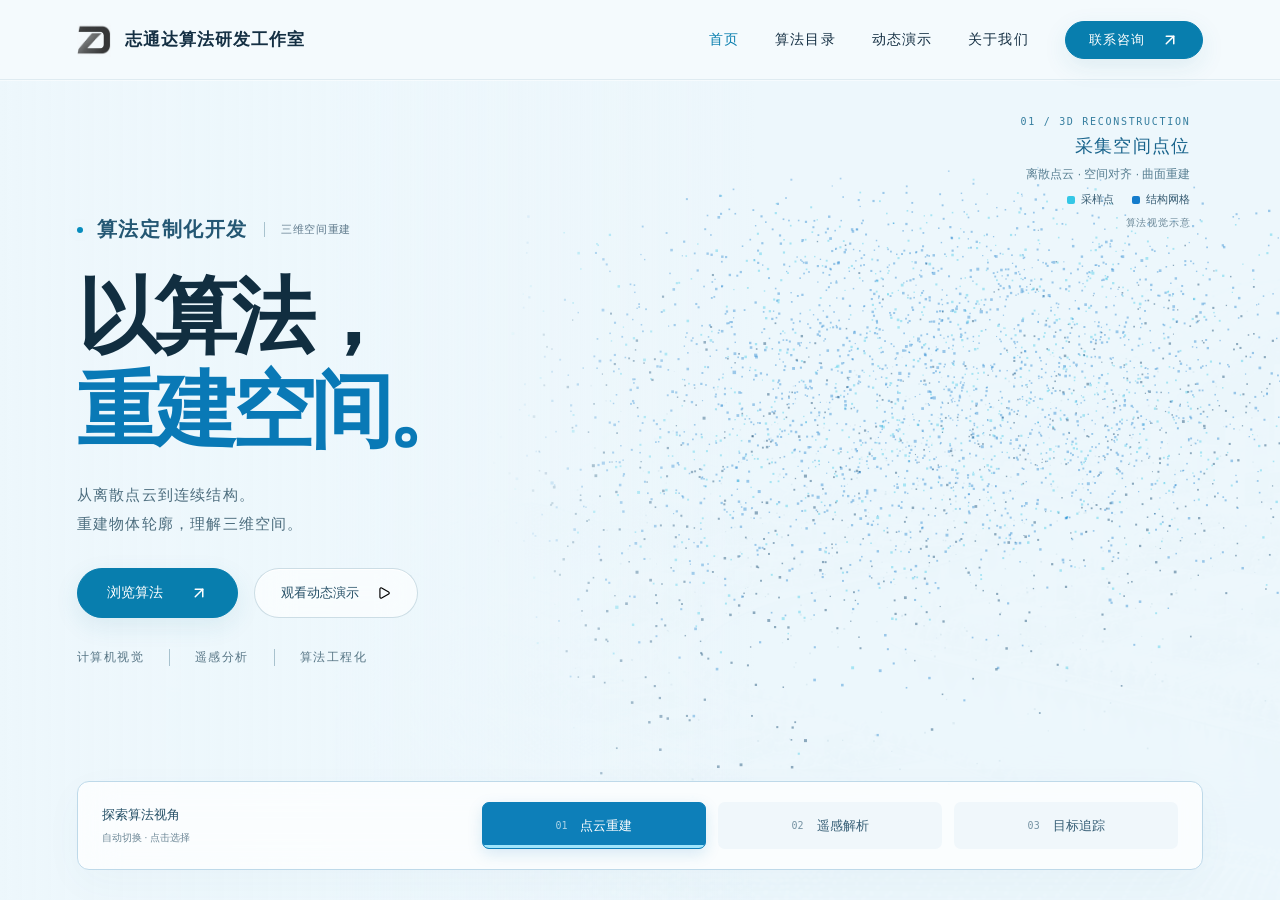
<file: index.html>
<!doctype html><html lang="zh-CN"><head><meta charset="utf-8"><meta name="viewport" content="width=device-width,initial-scale=1,viewport-fit=cover"><title>志通达算法研发工作室｜以算法，理解世界</title><meta name="description" content="志通达算法研发工作室，专注计算机视觉、遥感分析与算法研发定制。探索六个方向、35项算法与动态效果。"><meta name="theme-color" content="#edf7fc"><link rel="icon" href="./assets/brand-logo.jpg"><link rel="preload" as="image" href="./assets/chapter-design/hero-tech-light.jpg"><link rel="stylesheet" href="./studio.css?v=contact-12"><link rel="stylesheet" href="./home.css?v=contact-12"><link rel="stylesheet" href="./app.css?v=contact-12"><link rel="stylesheet" href="./light-theme.css?v=contact-12"><link rel="stylesheet" href="./studio-system.css?v=contact-12"><link rel="stylesheet" href="./hero-motion.css?v=contact-12"><script src="./catalog-render.js?v=contact-12" defer></script><script src="./hero-motion.js?v=contact-12" defer></script><script src="./app.js?v=contact-12" defer></script></head><body class="home-page app-route-home"><a class="skip-link" href="#/algorithms/0">跳到算法目录</a><div class="reading-progress" id="reading-progress" aria-hidden="true"></div><header class="site-header home-header" id="site-header"><div class="shell header-inner"><a class="brand" href="#/home" aria-label="志通达算法研发工作室 首页"><img src="./assets/brand-logo.jpg" alt="" width="34" height="34"><strong>志通达算法研发工作室</strong></a><nav class="primary-nav" aria-label="主导航"><a href="#/home">首页</a><a href="#/algorithms/0">算法目录</a><a href="#/demos">动态演示</a><a href="#/about">关于我们</a><a class="pill" href="#/about">联系咨询 <img class="icon" src="./assets/chapter-design/icons/arrow-up-right.svg" width="20" height="20" alt="" aria-hidden="true"></a></nav><button class="menu-toggle" id="menu-toggle" type="button" aria-expanded="false" aria-controls="mobile-menu" aria-label="打开导航"><img class="icon" src="./assets/chapter-design/icons/menu.svg" width="20" height="20" alt="" aria-hidden="true"></button></div><nav class="mobile-menu" id="mobile-menu" hidden aria-label="移动端导航"><a href="#/home">首页</a><a href="#/algorithms/0">算法目录</a><a href="#/demos">动态演示</a><a href="#/about">关于我们</a><a href="#/about">联系咨询</a></nav></header><main><div id="view-home" class="app-view"><section class="tech-hero" id="horizon" aria-labelledby="hero-title"><div class="tech-visual" id="tech-visual" aria-hidden="true"><img src="./assets/chapter-design/hero-tech-light.jpg" alt="" width="1672" height="941" fetchpriority="high"></div><canvas id="hero-motion" aria-hidden="true"></canvas><div class="tech-shade" aria-hidden="true"></div><div class="shell tech-copy"><p class="tech-eyebrow"><span aria-hidden="true"></span><b>算法定制化开发</b><small id="hero-eyebrow">三维空间重建</small></p><div class="hero-message"><h1 id="hero-title">以算法，<br><span>重建空间。</span></h1><p class="tech-sub" id="hero-sub">从离散点云到连续结构。<br>重建物体轮廓，理解三维空间。</p></div><div class="tech-actions"><a class="pill" href="#/algorithms/0">浏览算法 <img class="icon" src="./assets/chapter-design/icons/arrow-up-right.svg" width="20" height="20" alt="" aria-hidden="true"></a><a class="glass-link" href="#/demos">观看动态演示 <img class="icon" src="./assets/chapter-design/icons/play.svg" width="20" height="20" alt="" aria-hidden="true"></a></div><div class="tech-fields"><span>计算机视觉</span><span>遥感分析</span><span>算法工程化</span></div></div><div class="scene-caption"><span class="scene-overline" id="scene-overline">01 / 3D RECONSTRUCTION</span><strong id="hero-status">采集空间点位</strong><small id="hero-description">离散点云 · 空间对齐 · 曲面重建</small><div class="scene-legend" id="hero-legend" aria-label="重建图例"></div><span class="scene-disclaimer">算法视觉示意</span></div><div class="shell hero-dock"><div class="hero-mode-intro"><span>探索算法视角</span><small>自动切换 · 点击选择</small></div><div class="hero-modes" role="group" aria-label="首屏算法场景"><button class="hero-mode" data-hero-mode="reconstruction" type="button" aria-pressed="true"><span>01</span>点云重建<i class="hero-progress" aria-hidden="true"></i></button><button class="hero-mode" data-hero-mode="terrain" type="button" aria-pressed="false"><span>02</span>遥感解析<i class="hero-progress" aria-hidden="true"></i></button><button class="hero-mode" data-hero-mode="tracking" type="button" aria-pressed="false"><span>03</span>目标追踪<i class="hero-progress" aria-hidden="true"></i></button></div></div></section></div><div id="view-algorithms" class="app-view" hidden><div class="shell view-shell"><div class="view-heading"><div><p class="view-eyebrow">CAPABILITIES / 算法能力</p><h1 class="view-title">面向场景的算法。</h1><p class="view-description">六个方向，35 项算法。选择分类，直接查看效果。</p></div><a class="view-crosslink" href="#/demos">观看动态演示 <img class="icon" src="./assets/chapter-design/icons/arrow-up-right.svg" width="20" height="20" alt="" aria-hidden="true"></a></div></div><nav class="chapter-index" aria-label="算法分类"><div class="shell index-inner"><div class="index-links"><a data-chapter-link="0" href="#/algorithms/0" aria-current="true"><span>01</span>地物提取</a><a data-chapter-link="1" href="#/algorithms/1" ><span>02</span>检测与追踪</a><a data-chapter-link="2" href="#/algorithms/2" ><span>03</span>时空变化</a><a data-chapter-link="3" href="#/algorithms/3" ><span>04</span>影像处理</a><a data-chapter-link="4" href="#/algorithms/4" ><span>05</span>农林生态</a><a data-chapter-link="5" href="#/algorithms/5" ><span>06</span>安全与质检</a></div></div></nav><div class="chapters"><section class="algorithm-chapter " id="cap-panel-0" data-group="0" aria-labelledby="chapter-title-0"><div class="shell"><div class="chapter-kicker" id="algorithm-0-overview"><em>01 /</em><span>地物提取</span></div><div class="chapter-heading"><h2 id="chapter-title-0">看清每一处边界。</h2><p>从影像中识别建筑、水体与地块。</p></div><div class="chapter-body workspace-panel"><figure class="chapter-feature" id="feature-0" aria-labelledby="feature-title-0" data-selected="0-1"><div class="stage-frame is-comparison"><div class="comparison" data-compare style="--split:50%"><img src="./assets/chapter-design/field-before.jpg" alt="地块提取：原始影像" loading="lazy"><img class="compare-after" src="./assets/chapter-design/field-after.jpg" alt="地块提取：边界示意" loading="lazy"><span class="comparison-handle"><span><img class="icon" src="./assets/chapter-design/icons/chevrons-left-right.svg" width="20" height="20" alt="" aria-hidden="true"></span></span><span class="compare-label before">原始影像</span><span class="compare-label after">边界示意</span><input type="range" min="0" max="100" value="50" aria-label="地块提取前后对比，左右拖动或使用方向键" aria-valuetext="原始影像 50%，边界示意 50%"></div></div><figcaption><div class="feature-caption"><h3 id="feature-title-0">地块提取</h3><p>识别农田边界，呈现地块轮廓。</p></div><div class="feature-meta"><span>效果示意 · 拖动查看</span><a href="./assets/algorithm-effects/web/field-segmentation.jpg" target="_blank" rel="noopener">查看完整示例 <img class="icon" src="./assets/chapter-design/icons/arrow-up-right.svg" width="20" height="20" alt="" aria-hidden="true"></a></div><dl class="feature-details"><div><dt>输入</dt><dd>遥感影像</dd></div><div><dt>输出</dt><dd>地块边界与分布</dd></div></dl></figcaption></figure><ul class="algorithm-list" aria-label="地物提取具体算法"><li id="algorithm-0-0"><button class="algorithm-choice" type="button" data-algorithm="0-0" aria-pressed="false" aria-controls="feature-0"><img class="algorithm-thumb" src="./assets/algorithm-effects/web/building.jpg" alt="" width="96" height="63" loading="lazy"><span><strong>建筑物提取</strong><small>识别建筑轮廓</small></span><img class="icon" src="./assets/chapter-design/icons/arrow-up-right.svg" width="20" height="20" alt="" aria-hidden="true"></button></li><li id="algorithm-0-1"><button class="algorithm-choice" type="button" data-algorithm="0-1" aria-pressed="true" aria-controls="feature-0"><img class="algorithm-thumb" src="./assets/chapter-design/field-before.jpg" alt="" width="96" height="63" loading="lazy"><span><strong>地块提取</strong><small>提取地块边界</small></span><img class="icon" src="./assets/chapter-design/icons/arrow-up-right.svg" width="20" height="20" alt="" aria-hidden="true"></button></li><li id="algorithm-0-2"><button class="algorithm-choice" type="button" data-algorithm="0-2" aria-pressed="false" aria-controls="feature-0"><img class="algorithm-thumb" src="./assets/algorithm-effects/web/water-segmentation.jpg" alt="" width="96" height="63" loading="lazy"><span><strong>水体提取</strong><small>识别河湖范围</small></span><img class="icon" src="./assets/chapter-design/icons/arrow-up-right.svg" width="20" height="20" alt="" aria-hidden="true"></button></li><li id="algorithm-0-3"><button class="algorithm-choice" type="button" data-algorithm="0-3" aria-pressed="false" aria-controls="feature-0"><img class="algorithm-thumb" src="./assets/algorithm-effects/web/tree-species.jpg" alt="" width="96" height="63" loading="lazy"><span><strong>林地提取</strong><small>识别林地覆盖</small></span><img class="icon" src="./assets/chapter-design/icons/arrow-up-right.svg" width="20" height="20" alt="" aria-hidden="true"></button></li><li id="algorithm-0-4"><button class="algorithm-choice" type="button" data-algorithm="0-4" aria-pressed="false" aria-controls="feature-0"><img class="algorithm-thumb" src="./assets/algorithm-effects/web/greenhouse.jpg" alt="" width="96" height="63" loading="lazy"><span><strong>大棚提取</strong><small>提取农业设施</small></span><img class="icon" src="./assets/chapter-design/icons/arrow-up-right.svg" width="20" height="20" alt="" aria-hidden="true"></button></li><li id="algorithm-0-5"><button class="algorithm-choice" type="button" data-algorithm="0-5" aria-pressed="false" aria-controls="feature-0"><img class="algorithm-thumb" src="./assets/algorithm-effects/web/solar-panel-detection-segmentation.jpg" alt="" width="96" height="63" loading="lazy"><span><strong>光伏提取</strong><small>定位光伏区域</small></span><img class="icon" src="./assets/chapter-design/icons/arrow-up-right.svg" width="20" height="20" alt="" aria-hidden="true"></button></li></ul></div></div></section><section class="algorithm-chapter reverse" id="cap-panel-1" data-group="1" aria-labelledby="chapter-title-1"><div class="shell"><div class="chapter-kicker" id="algorithm-1-overview"><em>02 /</em><span>检测与追踪</span></div><div class="chapter-heading"><h2 id="chapter-title-1">跟随每一个目标。</h2><p>从静态识别，到连续追踪。</p></div><div class="chapter-body workspace-panel"><figure class="chapter-feature" id="feature-1" aria-labelledby="feature-title-1" data-selected="1-4"><div class="stage-frame is-video"><video src="./assets/github/traffic-tracking.mp4?v=20261113" poster="./assets/algorithm-effects/web/traffic-tracking.jpg" controls muted loop playsinline preload="metadata" data-inview-video aria-label="车辆追踪视频演示"></video></div><figcaption><div class="feature-caption"><h3 id="feature-title-1">车辆追踪</h3><p>为同一辆车关联标识，观察跨帧位置与运动轨迹。</p></div><div class="feature-meta"><span>示例画面</span><a href="./assets/algorithm-effects/web/traffic-tracking.jpg" target="_blank" rel="noopener">查看完整示例 <img class="icon" src="./assets/chapter-design/icons/arrow-up-right.svg" width="20" height="20" alt="" aria-hidden="true"></a></div><dl class="feature-details"><div><dt>输入</dt><dd>连续视频帧</dd></div><div><dt>输出</dt><dd>车辆位置、标识与轨迹</dd></div></dl></figcaption></figure><ul class="algorithm-list" aria-label="检测与追踪具体算法"><li id="algorithm-1-0"><button class="algorithm-choice" type="button" data-algorithm="1-0" aria-pressed="false" aria-controls="feature-1"><img class="algorithm-thumb" src="./assets/algorithm-effects/web/uav.jpg" alt="" width="96" height="63" loading="lazy"><span><strong>无人机识别</strong><small>识别低空目标</small></span><img class="icon" src="./assets/chapter-design/icons/arrow-up-right.svg" width="20" height="20" alt="" aria-hidden="true"></button></li><li id="algorithm-1-1"><button class="algorithm-choice" type="button" data-algorithm="1-1" aria-pressed="false" aria-controls="feature-1"><img class="algorithm-thumb" src="./assets/algorithm-effects/web/dota-plane.jpg" alt="" width="96" height="63" loading="lazy"><span><strong>飞机检测</strong><small>定位飞机目标</small></span><img class="icon" src="./assets/chapter-design/icons/arrow-up-right.svg" width="20" height="20" alt="" aria-hidden="true"></button></li><li id="algorithm-1-2"><button class="algorithm-choice" type="button" data-algorithm="1-2" aria-pressed="false" aria-controls="feature-1"><img class="algorithm-thumb" src="./assets/algorithm-effects/web/dota-ship.jpg" alt="" width="96" height="63" loading="lazy"><span><strong>舰船检测</strong><small>定位水上船只</small></span><img class="icon" src="./assets/chapter-design/icons/arrow-up-right.svg" width="20" height="20" alt="" aria-hidden="true"></button></li><li id="algorithm-1-3"><button class="algorithm-choice" type="button" data-algorithm="1-3" aria-pressed="false" aria-controls="feature-1"><img class="algorithm-thumb" src="./assets/algorithm-effects/web/fire-detection.jpg" alt="" width="96" height="63" loading="lazy"><span><strong>火焰检测</strong><small>标出疑似火情</small></span><img class="icon" src="./assets/chapter-design/icons/arrow-up-right.svg" width="20" height="20" alt="" aria-hidden="true"></button></li><li id="algorithm-1-4"><button class="algorithm-choice" type="button" data-algorithm="1-4" aria-pressed="true" aria-controls="feature-1"><img class="algorithm-thumb" src="./assets/algorithm-effects/web/traffic-tracking.jpg" alt="" width="96" height="63" loading="lazy"><span><strong>车辆追踪</strong><small>关联车辆运动</small></span><img class="icon" src="./assets/chapter-design/icons/arrow-up-right.svg" width="20" height="20" alt="" aria-hidden="true"></button></li><li id="algorithm-1-5"><button class="algorithm-choice" type="button" data-algorithm="1-5" aria-pressed="false" aria-controls="feature-1"><img class="algorithm-thumb" src="./assets/algorithm-effects/web/dota-bridge.jpg" alt="" width="96" height="63" loading="lazy"><span><strong>桥梁识别</strong><small>识别桥梁位置</small></span><img class="icon" src="./assets/chapter-design/icons/arrow-up-right.svg" width="20" height="20" alt="" aria-hidden="true"></button></li></ul></div></div></section><section class="algorithm-chapter " id="cap-panel-2" data-group="2" aria-labelledby="chapter-title-2"><div class="shell"><div class="chapter-kicker" id="algorithm-2-overview"><em>03 /</em><span>时空变化</span></div><div class="chapter-heading"><h2 id="chapter-title-2">读懂时间留下的变化。</h2><p>让不同时间的影像，呈现变化。</p></div><div class="chapter-body workspace-panel"><figure class="chapter-feature" id="feature-2" aria-labelledby="feature-title-2" data-selected="2-1"><div class="stage-frame is-comparison"><div class="comparison" data-compare style="--split:50%"><img src="./assets/algorithm-effects/web/vegas-1999.jpg" alt="地物变化检测：1999 年影像" loading="lazy"><img class="compare-after" src="./assets/algorithm-effects/web/vegas-2024.jpg" alt="地物变化检测：2024 年影像" loading="lazy"><span class="comparison-handle"><span><img class="icon" src="./assets/chapter-design/icons/chevrons-left-right.svg" width="20" height="20" alt="" aria-hidden="true"></span></span><span class="compare-label before">1999 年影像</span><span class="compare-label after">2024 年影像</span><input type="range" min="0" max="100" value="50" aria-label="地物变化检测前后对比，左右拖动或使用方向键" aria-valuetext="1999 年影像 50%，2024 年影像 50%"></div></div><figcaption><div class="feature-caption"><h3 id="feature-title-2">地物变化检测</h3><p>对比两期影像，观察建成区扩展与水域范围变化。</p></div><div class="feature-meta"><span>双期影像对照 · 拖动查看</span><a href="./assets/algorithm-effects/web/vegas-1999.jpg" target="_blank" rel="noopener">查看原始影像 <img class="icon" src="./assets/chapter-design/icons/arrow-up-right.svg" width="20" height="20" alt="" aria-hidden="true"></a></div><dl class="feature-details"><div><dt>输入</dt><dd>对齐的多期遥感影像</dd></div><div><dt>输出</dt><dd>地物变化区域</dd></div></dl><p class="feature-notice">两期观测影像用于变化对照。</p></figcaption></figure><ul class="algorithm-list" aria-label="时空变化具体算法"><li id="algorithm-2-0"><button class="algorithm-choice" type="button" data-algorithm="2-0" aria-pressed="false" aria-controls="feature-2"><img class="algorithm-thumb" src="./assets/algorithm-effects/web/building-height-13.jpg" alt="" width="96" height="63" loading="lazy"><span><strong>建筑物变化检测</strong><small>分析双期建筑变化</small></span><img class="icon" src="./assets/chapter-design/icons/arrow-up-right.svg" width="20" height="20" alt="" aria-hidden="true"></button></li><li id="algorithm-2-1"><button class="algorithm-choice" type="button" data-algorithm="2-1" aria-pressed="true" aria-controls="feature-2"><img class="algorithm-thumb" src="./assets/algorithm-effects/web/vegas-1999.jpg" alt="" width="96" height="63" loading="lazy"><span><strong>地物变化检测</strong><small>观察地表范围变化</small></span><img class="icon" src="./assets/chapter-design/icons/arrow-up-right.svg" width="20" height="20" alt="" aria-hidden="true"></button></li><li id="algorithm-2-2"><button class="algorithm-choice" type="button" data-algorithm="2-2" aria-pressed="false" aria-controls="feature-2"><img class="algorithm-thumb" src="./assets/algorithm-effects/web/satellite-timeseries-map.jpg" alt="" width="96" height="63" loading="lazy"><span><strong>时序分析</strong><small>分析连续时序变化</small></span><img class="icon" src="./assets/chapter-design/icons/arrow-up-right.svg" width="20" height="20" alt="" aria-hidden="true"></button></li><li id="algorithm-2-3"><button class="algorithm-choice" type="button" data-algorithm="2-3" aria-pressed="false" aria-controls="feature-2"><img class="algorithm-thumb" src="./assets/algorithm-effects/web/building-height-0.jpg" alt="" width="96" height="63" loading="lazy"><span><strong>建筑物高度估计</strong><small>估计建筑高度</small></span><img class="icon" src="./assets/chapter-design/icons/arrow-up-right.svg" width="20" height="20" alt="" aria-hidden="true"></button></li><li id="algorithm-2-4"><button class="algorithm-choice" type="button" data-algorithm="2-4" aria-pressed="false" aria-controls="feature-2"><img class="algorithm-thumb" src="./assets/algorithm-effects/web/solar-site-suitability.jpg" alt="" width="96" height="63" loading="lazy"><span><strong>光伏选址</strong><small>筛选光伏候选地块</small></span><img class="icon" src="./assets/chapter-design/icons/arrow-up-right.svg" width="20" height="20" alt="" aria-hidden="true"></button></li></ul></div></div></section><section class="algorithm-chapter reverse" id="cap-panel-3" data-group="3" aria-labelledby="chapter-title-3"><div class="shell"><div class="chapter-kicker" id="algorithm-3-overview"><em>04 /</em><span>影像处理</span></div><div class="chapter-heading"><h2 id="chapter-title-3">让细节重新清晰。</h2><p>还原纹理，改善图像的可读性。</p></div><div class="chapter-body workspace-panel"><figure class="chapter-feature" id="feature-3" aria-labelledby="feature-title-3" data-selected="3-5"><div class="stage-frame is-comparison"><div class="comparison" data-compare style="--split:50%"><img src="./assets/algorithm-effects/web/color-before.jpg" alt="匀光匀色：处理前" loading="lazy"><img class="compare-after" src="./assets/algorithm-effects/web/color-after.jpg" alt="匀光匀色：处理后" loading="lazy"><span class="comparison-handle"><span><img class="icon" src="./assets/chapter-design/icons/chevrons-left-right.svg" width="20" height="20" alt="" aria-hidden="true"></span></span><span class="compare-label before">处理前</span><span class="compare-label after">处理后</span><input type="range" min="0" max="100" value="50" aria-label="匀光匀色前后对比，左右拖动或使用方向键" aria-valuetext="处理前 50%，处理后 50%"></div></div><figcaption><div class="feature-caption"><h3 id="feature-title-3">匀光匀色</h3><p>对比曝光补偿前后的影像，观察色彩一致性的改善。</p></div><div class="feature-meta"><span>前后对比 · 拖动查看</span><a href="./assets/algorithm-effects/web/color-before.jpg" target="_blank" rel="noopener">查看原始影像 <img class="icon" src="./assets/chapter-design/icons/arrow-up-right.svg" width="20" height="20" alt="" aria-hidden="true"></a></div><dl class="feature-details"><div><dt>输入</dt><dd>多幅待处理影像</dd></div><div><dt>输出</dt><dd>色调一致的影像</dd></div></dl></figcaption></figure><ul class="algorithm-list" aria-label="影像处理具体算法"><li id="algorithm-3-0"><button class="algorithm-choice" type="button" data-algorithm="3-0" aria-pressed="false" aria-controls="feature-3"><img class="algorithm-thumb" src="./assets/algorithm-effects/web/super-resolution.jpg" alt="" width="96" height="63" loading="lazy"><span><strong>影像超分</strong><small>改善影像细节</small></span><img class="icon" src="./assets/chapter-design/icons/arrow-up-right.svg" width="20" height="20" alt="" aria-hidden="true"></button></li><li id="algorithm-3-1"><button class="algorithm-choice" type="button" data-algorithm="3-1" aria-pressed="false" aria-controls="feature-3"><img class="algorithm-thumb" src="./assets/algorithm-effects/web/contrast-enhancement.jpg" alt="" width="96" height="63" loading="lazy"><span><strong>影像增强</strong><small>增强暗部对比度</small></span><img class="icon" src="./assets/chapter-design/icons/arrow-up-right.svg" width="20" height="20" alt="" aria-hidden="true"></button></li><li id="algorithm-3-2"><button class="algorithm-choice" type="button" data-algorithm="3-2" aria-pressed="false" aria-controls="feature-3"><img class="algorithm-thumb" src="./assets/algorithm-effects/web/image-registration.jpg" alt="" width="96" height="63" loading="lazy"><span><strong>影像配准</strong><small>对齐多源影像</small></span><img class="icon" src="./assets/chapter-design/icons/arrow-up-right.svg" width="20" height="20" alt="" aria-hidden="true"></button></li><li id="algorithm-3-3"><button class="algorithm-choice" type="button" data-algorithm="3-3" aria-pressed="false" aria-controls="feature-3"><img class="algorithm-thumb" src="./assets/algorithm-effects/web/semantic-segmentation.jpg" alt="" width="96" height="63" loading="lazy"><span><strong>场景分割</strong><small>区分场景类别</small></span><img class="icon" src="./assets/chapter-design/icons/arrow-up-right.svg" width="20" height="20" alt="" aria-hidden="true"></button></li><li id="algorithm-3-4"><button class="algorithm-choice" type="button" data-algorithm="3-4" aria-pressed="false" aria-controls="feature-3"><img class="algorithm-thumb" src="./assets/algorithm-effects/web/image-mosaic.jpg" alt="" width="96" height="63" loading="lazy"><span><strong>影像镶嵌</strong><small>融合重叠影像</small></span><img class="icon" src="./assets/chapter-design/icons/arrow-up-right.svg" width="20" height="20" alt="" aria-hidden="true"></button></li><li id="algorithm-3-5"><button class="algorithm-choice" type="button" data-algorithm="3-5" aria-pressed="true" aria-controls="feature-3"><img class="algorithm-thumb" src="./assets/algorithm-effects/web/color-before.jpg" alt="" width="96" height="63" loading="lazy"><span><strong>匀光匀色</strong><small>改善色彩一致性</small></span><img class="icon" src="./assets/chapter-design/icons/arrow-up-right.svg" width="20" height="20" alt="" aria-hidden="true"></button></li></ul></div></div></section><section class="algorithm-chapter " id="cap-panel-4" data-group="4" aria-labelledby="chapter-title-4"><div class="shell"><div class="chapter-kicker" id="algorithm-4-overview"><em>05 /</em><span>农林生态</span></div><div class="chapter-heading"><h2 id="chapter-title-4">理解土地上的生长。</h2><p>识别作物与生物，观察生态变化。</p></div><div class="chapter-body workspace-panel"><figure class="chapter-feature" id="feature-4" aria-labelledby="feature-title-4" data-selected="4-2"><div class="stage-frame is-image"><img src="./assets/algorithm-effects/web/plant-disease-explainability.jpg" alt="病叶原图、分类模型热图与热图叠加结果对照。" loading="lazy" decoding="async"></div><figcaption><div class="feature-caption"><h3 id="feature-title-4">病虫害检测</h3><p>展示叶片病害分类结果的模型关注区域。</p></div><div class="feature-meta"><span>示例画面</span><a href="./assets/algorithm-effects/web/plant-disease-explainability.jpg" target="_blank" rel="noopener">查看完整示例 <img class="icon" src="./assets/chapter-design/icons/arrow-up-right.svg" width="20" height="20" alt="" aria-hidden="true"></a></div><dl class="feature-details"><div><dt>输入</dt><dd>作物或树木图像</dd></div><div><dt>输出</dt><dd>叶片病害类别与模型关注热图</dd></div></dl></figcaption></figure><ul class="algorithm-list" aria-label="农林生态具体算法"><li id="algorithm-4-0"><button class="algorithm-choice" type="button" data-algorithm="4-0" aria-pressed="false" aria-controls="feature-4"><img class="algorithm-thumb" src="./assets/algorithm-effects/web/crop-classification.jpg" alt="" width="96" height="63" loading="lazy"><span><strong>农作物分类</strong><small>识别作物类别</small></span><img class="icon" src="./assets/chapter-design/icons/arrow-up-right.svg" width="20" height="20" alt="" aria-hidden="true"></button></li><li id="algorithm-4-1"><button class="algorithm-choice" type="button" data-algorithm="4-1" aria-pressed="false" aria-controls="feature-4"><img class="algorithm-thumb" src="./assets/algorithm-effects/web/tree-species.jpg" alt="" width="96" height="63" loading="lazy"><span><strong>树木分类</strong><small>区分树木种类</small></span><img class="icon" src="./assets/chapter-design/icons/arrow-up-right.svg" width="20" height="20" alt="" aria-hidden="true"></button></li><li id="algorithm-4-2"><button class="algorithm-choice" type="button" data-algorithm="4-2" aria-pressed="true" aria-controls="feature-4"><img class="algorithm-thumb" src="./assets/algorithm-effects/web/plant-disease-explainability.jpg" alt="" width="96" height="63" loading="lazy"><span><strong>病虫害检测</strong><small>分析叶片病害</small></span><img class="icon" src="./assets/chapter-design/icons/arrow-up-right.svg" width="20" height="20" alt="" aria-hidden="true"></button></li><li id="algorithm-4-3"><button class="algorithm-choice" type="button" data-algorithm="4-3" aria-pressed="false" aria-controls="feature-4"><img class="algorithm-thumb" src="./assets/algorithm-effects/web/sheep-detection.jpg" alt="" width="96" height="63" loading="lazy"><span><strong>羊群检测</strong><small>定位羊只与计数</small></span><img class="icon" src="./assets/chapter-design/icons/arrow-up-right.svg" width="20" height="20" alt="" aria-hidden="true"></button></li><li id="algorithm-4-4"><button class="algorithm-choice" type="button" data-algorithm="4-4" aria-pressed="false" aria-controls="feature-4"><img class="algorithm-thumb" src="./assets/algorithm-effects/web/cow-detection.jpg" alt="" width="96" height="63" loading="lazy"><span><strong>牛群检测</strong><small>定位牛只与计数</small></span><img class="icon" src="./assets/chapter-design/icons/arrow-up-right.svg" width="20" height="20" alt="" aria-hidden="true"></button></li><li id="algorithm-4-5"><button class="algorithm-choice" type="button" data-algorithm="4-5" aria-pressed="false" aria-controls="feature-4"><img class="algorithm-thumb" src="./assets/algorithm-effects/web/floating-trash.jpg" alt="" width="96" height="63" loading="lazy"><span><strong>水面垃圾识别</strong><small>定位水面漂浮物</small></span><img class="icon" src="./assets/chapter-design/icons/arrow-up-right.svg" width="20" height="20" alt="" aria-hidden="true"></button></li></ul></div></div></section><section class="algorithm-chapter reverse" id="cap-panel-5" data-group="5" aria-labelledby="chapter-title-5"><div class="shell"><div class="chapter-kicker" id="algorithm-5-overview"><em>06 /</em><span>安全与质检</span></div><div class="chapter-heading"><h2 id="chapter-title-5">让细微异常被看见。</h2><p>从巡检影像中寻找需要关注的异常。</p></div><div class="chapter-body workspace-panel"><figure class="chapter-feature" id="feature-5" aria-labelledby="feature-title-5" data-selected="5-5"><div class="stage-frame is-comparison"><div class="comparison" data-compare style="--split:50%"><img src="./assets/algorithm-effects/web/crack-input.jpg" alt="道路裂缝检测：原始图像" loading="lazy"><img class="compare-after" src="./assets/algorithm-effects/web/crack-mask.jpg" alt="道路裂缝检测：分割结果" loading="lazy"><span class="comparison-handle"><span><img class="icon" src="./assets/chapter-design/icons/chevrons-left-right.svg" width="20" height="20" alt="" aria-hidden="true"></span></span><span class="compare-label before">原始图像</span><span class="compare-label after">分割结果</span><input type="range" min="0" max="100" value="50" aria-label="道路裂缝检测前后对比，左右拖动或使用方向键" aria-valuetext="原始图像 50%，分割结果 50%"></div></div><figcaption><div class="feature-caption"><h3 id="feature-title-5">道路裂缝检测</h3><p>从路面图像中提取裂缝轮廓，输出像素级分割结果。</p></div><div class="feature-meta"><span>前后对比 · 拖动查看</span><a href="./assets/cases/crack.png" target="_blank" rel="noopener">查看完整示例 <img class="icon" src="./assets/chapter-design/icons/arrow-up-right.svg" width="20" height="20" alt="" aria-hidden="true"></a></div><dl class="feature-details"><div><dt>输入</dt><dd>路面图像</dd></div><div><dt>输出</dt><dd>裂缝轮廓或分割掩膜</dd></div></dl></figcaption></figure><ul class="algorithm-list" aria-label="安全与质检具体算法"><li id="algorithm-5-0"><button class="algorithm-choice" type="button" data-algorithm="5-0" aria-pressed="false" aria-controls="feature-5"><img class="algorithm-thumb" src="./assets/algorithm-effects/web/insulator-defects.jpg" alt="" width="96" height="63" loading="lazy"><span><strong>输电线路隐患检测</strong><small>定位输电设施隐患</small></span><img class="icon" src="./assets/chapter-design/icons/arrow-up-right.svg" width="20" height="20" alt="" aria-hidden="true"></button></li><li id="algorithm-5-1"><button class="algorithm-choice" type="button" data-algorithm="5-1" aria-pressed="false" aria-controls="feature-5"><img class="algorithm-thumb" src="./assets/algorithm-effects/web/pv-thermal-defects-confirmed.jpg" alt="" width="96" height="63" loading="lazy"><span><strong>光伏缺陷检测</strong><small>定位疑似光伏缺陷</small></span><img class="icon" src="./assets/chapter-design/icons/arrow-up-right.svg" width="20" height="20" alt="" aria-hidden="true"></button></li><li id="algorithm-5-2"><button class="algorithm-choice" type="button" data-algorithm="5-2" aria-pressed="false" aria-controls="feature-5"><img class="algorithm-thumb" src="./assets/algorithm-effects/web/helmet-demo.jpg" alt="" width="96" height="63" loading="lazy"><span><strong>安全帽识别</strong><small>识别安全帽佩戴</small></span><img class="icon" src="./assets/chapter-design/icons/arrow-up-right.svg" width="20" height="20" alt="" aria-hidden="true"></button></li><li id="algorithm-5-3"><button class="algorithm-choice" type="button" data-algorithm="5-3" aria-pressed="false" aria-controls="feature-5"><img class="algorithm-thumb" src="./assets/algorithm-effects/web/weld-defects.jpg" alt="" width="96" height="63" loading="lazy"><span><strong>焊接件缺陷检测</strong><small>定位焊接件缺陷</small></span><img class="icon" src="./assets/chapter-design/icons/arrow-up-right.svg" width="20" height="20" alt="" aria-hidden="true"></button></li><li id="algorithm-5-4"><button class="algorithm-choice" type="button" data-algorithm="5-4" aria-pressed="false" aria-controls="feature-5"><img class="algorithm-thumb" src="./assets/algorithm-effects/web/gear-defects.jpg" alt="" width="96" height="63" loading="lazy"><span><strong>齿轮瑕疵检测</strong><small>识别齿轮表面瑕疵</small></span><img class="icon" src="./assets/chapter-design/icons/arrow-up-right.svg" width="20" height="20" alt="" aria-hidden="true"></button></li><li id="algorithm-5-5"><button class="algorithm-choice" type="button" data-algorithm="5-5" aria-pressed="true" aria-controls="feature-5"><img class="algorithm-thumb" src="./assets/algorithm-effects/web/crack-input.jpg" alt="" width="96" height="63" loading="lazy"><span><strong>道路裂缝检测</strong><small>提取路面裂缝</small></span><img class="icon" src="./assets/chapter-design/icons/arrow-up-right.svg" width="20" height="20" alt="" aria-hidden="true"></button></li></ul></div></div></section></div></div><div id="view-demos" class="app-view" hidden><section class="home-demo" id="live-demo" aria-label="动态演示"><div class="shell view-shell"><div class="view-heading"><div><p class="view-eyebrow">DEMONSTRATIONS / 动态演示</p><h1 class="view-title">看见算法的运行。</h1><p class="view-description">从目标识别到连续追踪，直接观看算法效果。</p></div><a class="view-crosslink" href="#/algorithms/1">浏览检测与追踪 <img class="icon" src="./assets/chapter-design/icons/arrow-up-right.svg" width="20" height="20" alt="" aria-hidden="true"></a></div><div class="home-demo-layout workspace-panel"><div class="demo-film demo-stage"><div class="panel-bar"><span>演示画面</span><span>VIDEO / <b id="demo-index">03</b></span></div><div class="demo-video-wrap"><video id="home-video" src="./assets/github/visual-annotations.mp4?v=20261113" poster="./assets/github/visual-annotations.jpg" controls muted loop playsinline preload="metadata" style="--video-ratio:960/540" aria-label="多类型视觉结果标注"></video></div><div class="demo-film-caption"><div><h2 id="demo-name">多类型视觉结果标注</h2><p id="demo-description">以检测框、轮廓与标签呈现识别输出，便于业务复核。</p></div><small>算法效果演示</small></div></div><div class="demo-playlist"><div class="panel-bar"><span>全部演示</span><span>10 段</span></div><div class="home-demo-options"><button type="button" class="home-demo-choice" data-demo="traffic-tracking" aria-controls="home-video" aria-pressed="false"><img src="./assets/github/traffic-tracking.jpg" alt="" width="80" height="52" loading="lazy"><div><small>01 / DEMO</small><strong>交通目标持续追踪</strong></div><img class="icon" src="./assets/chapter-design/icons/play.svg" width="20" height="20" alt="" aria-hidden="true"></button><button type="button" class="home-demo-choice" data-demo="prompt-matting" aria-controls="home-video" aria-pressed="false"><img src="./assets/github/prompt-matting.jpg" alt="" width="80" height="52" loading="lazy"><div><small>02 / DEMO</small><strong>提示式图像抠图</strong></div><img class="icon" src="./assets/chapter-design/icons/play.svg" width="20" height="20" alt="" aria-hidden="true"></button><button type="button" class="home-demo-choice" data-demo="visual-annotations" aria-controls="home-video" aria-pressed="true"><img src="./assets/github/visual-annotations.jpg" alt="" width="80" height="52" loading="lazy"><div><small>03 / DEMO</small><strong>多类型视觉结果标注</strong></div><img class="icon" src="./assets/chapter-design/icons/play.svg" width="20" height="20" alt="" aria-hidden="true"></button><button type="button" class="home-demo-choice" data-demo="tracking-3d" aria-controls="home-video" aria-pressed="false"><img src="./assets/github/tracking-3d.jpg" alt="" width="80" height="52" loading="lazy"><div><small>04 / DEMO</small><strong>三维目标追踪</strong></div><img class="icon" src="./assets/chapter-design/icons/play.svg" width="20" height="20" alt="" aria-hidden="true"></button><button type="button" class="home-demo-choice" data-demo="pose-tracking" aria-controls="home-video" aria-pressed="false"><img src="./assets/github/pose-tracking.jpg" alt="" width="80" height="52" loading="lazy"><div><small>05 / DEMO</small><strong>人体关键点追踪</strong></div><img class="icon" src="./assets/chapter-design/icons/play.svg" width="20" height="20" alt="" aria-hidden="true"></button><button type="button" class="home-demo-choice" data-demo="camera-motion" aria-controls="home-video" aria-pressed="false"><img src="./assets/github/camera-motion.jpg" alt="" width="80" height="52" loading="lazy"><div><small>06 / DEMO</small><strong>运动相机下的目标追踪</strong></div><img class="icon" src="./assets/chapter-design/icons/play.svg" width="20" height="20" alt="" aria-hidden="true"></button><button type="button" class="home-demo-choice" data-demo="pedestrian-tracking" aria-controls="home-video" aria-pressed="false"><img src="./assets/github/pedestrian-tracking.jpg" alt="" width="80" height="52" loading="lazy"><div><small>07 / DEMO</small><strong>行人目标追踪</strong></div><img class="icon" src="./assets/chapter-design/icons/play.svg" width="20" height="20" alt="" aria-hidden="true"></button><button type="button" class="home-demo-choice" data-demo="pose-frame-skipping" aria-controls="home-video" aria-pressed="false"><img src="./assets/github/pose-frame-skipping.jpg" alt="" width="80" height="52" loading="lazy"><div><small>08 / DEMO</small><strong>间隔帧姿态追踪</strong></div><img class="icon" src="./assets/chapter-design/icons/play.svg" width="20" height="20" alt="" aria-hidden="true"></button><button type="button" class="home-demo-choice" data-demo="traffic-mmdet" aria-controls="home-video" aria-pressed="false"><img src="./assets/github/traffic-mmdet.jpg" alt="" width="80" height="52" loading="lazy"><div><small>09 / DEMO</small><strong>交通检测与轨迹关联</strong></div><img class="icon" src="./assets/chapter-design/icons/play.svg" width="20" height="20" alt="" aria-hidden="true"></button><button type="button" class="home-demo-choice" data-demo="traffic-yolov7" aria-controls="home-video" aria-pressed="false"><img src="./assets/github/traffic-yolov7.jpg" alt="" width="80" height="52" loading="lazy"><div><small>10 / DEMO</small><strong>道路车辆追踪</strong></div><img class="icon" src="./assets/chapter-design/icons/play.svg" width="20" height="20" alt="" aria-hidden="true"></button></div></div></div></div></section></div><div id="view-about" class="app-view" hidden><section class="home-about" id="about"><div class="shell view-shell"><div class="view-heading"><div><p class="view-eyebrow">ABOUT / 志通达算法研发工作室</p><h1 class="view-title">所想，皆可抵达。</h1><p class="view-description">专注计算机视觉、遥感分析与算法研发定制。</p></div></div><section class="contact-panel" aria-labelledby="contact-title"><div class="contact-copy"><p class="view-eyebrow">CONTACT / 联系咨询</p><h2 id="contact-title">聊聊你的算法需求。</h2><p class="contact-intro">算法定制、项目合作，欢迎通过微信或邮箱联系。</p><dl class="contact-methods"><div class="contact-method"><dt>微信咨询</dt><dd><span class="contact-value" id="contact-wechat">ztdgzszx</span><button class="contact-copy-button" type="button" data-copy-contact="ztdgzszx" aria-label="复制微信号 ztdgzszx">复制微信号</button></dd></div><div class="contact-method"><dt>合作邮箱</dt><dd><a class="contact-value contact-email" href="mailto:zhitongda888@qq.com">zhitongda888@qq.com</a><button class="contact-copy-button" type="button" data-copy-contact="zhitongda888@qq.com" aria-label="复制邮箱 zhitongda888@qq.com">复制邮箱</button></dd></div></dl><p class="contact-status" id="contact-status" role="status" aria-live="polite"></p><p class="contact-note">扫码添加微信，或点击邮箱发送邮件。</p></div><figure class="contact-qr"><a href="./assets/wechat-contact.jpg" target="_blank" rel="noopener" aria-label="查看完整微信二维码"><img src="./assets/wechat-contact.jpg" alt="志通达工作室咨询微信二维码，微信号 ztdgzszx" width="976" height="1413" loading="lazy"></a><figcaption>微信扫一扫 · 点击查看大图</figcaption></figure></section><div class="about-links"><a class="pill" href="#/algorithms/0">探索算法 <img class="icon" src="./assets/chapter-design/icons/arrow-up-right.svg" width="20" height="20" alt="" aria-hidden="true"></a><a class="glass-link" href="#/demos">观看动态演示 <img class="icon" src="./assets/chapter-design/icons/play.svg" width="20" height="20" alt="" aria-hidden="true"></a></div><div class="footer-bottom"><p>© 2026 志通达算法研发工作室</p><nav aria-label="页尾导航"><a href="#/home">首页</a><a href="#/algorithms/0">算法目录</a><a href="#/demos">动态演示</a><a href="#/about">关于我们</a></nav></div></div></section></div></main><script type="application/json" id="studio-catalog">{"version":1,"generatedAt":"2026-11-12","pathBase":"site-root","groups":[{"id":"0","anchor":"cap-panel-0","title":"地物提取","description":"从卫星与航空影像中提取目标边界、类别与空间分布。","headline":"看清每一处边界。","featuredId":"0-1","items":[{"id":"0-0","anchor":"algorithm-0-0","name":"建筑物提取","description":"从卫星或航拍影像中提取建筑物轮廓，形成建筑分布结果。","shortDescription":"识别建筑轮廓","input":"卫星或航拍影像","output":"建筑物轮廓与位置","application":"城市底图更新、建筑资源调查、园区资产管理","example":"./assets/algorithm-effects/web/building.jpg","image":"./assets/algorithm-effects/web/building.jpg","alt":"建筑影像、参考标注与建筑预测掩膜对照","mediaCaption":"将建筑从背景中分离，输出可查看的区域掩膜。","source":"https://raw.githubusercontent.com/developmentseed/looking-glass-pub/master/lg_loop.gif","sourceDetails":{"author":"developmentseed","license":"MIT","licensePath":"assets/algorithm-effects/notices/developmentseed--looking-glass-pub.txt","changes":"Scaled for website display and JPEG encoded. GIF sources use a still frame. Original figure content and markings retained."},"algorithmSource":{"name":"Looking Glass · 建筑物分割","repository":"developmentseed/looking-glass-pub","repositoryUrl":"https://github.com/developmentseed/looking-glass-pub","exampleUrl":"https://github.com/developmentseed/looking-glass-pub/blob/master/docker_pred_example.ipynb","summary":"用 DeepLabV3+ 将卫星影像分成建筑与背景，提供预测 Notebook 与边界距离输出。","requirements":"按仓库准备 TensorFlow 环境、卫星瓦片和预训练模型。","license":"MIT"},"mediaNote":"三联图包含影像、参考标注与距离/概率预测可视化；不要把热图说成已矢量化的精确建筑轮廓。","presentation":"image","width":1200,"height":500},{"id":"0-1","anchor":"algorithm-0-1","name":"地块提取","description":"根据影像中的边界与纹理划分地块，辅助地块调查与管理。","shortDescription":"提取地块边界","input":"遥感影像","output":"地块边界与分布","application":"地块调查、农业地块管理、用地范围统计","example":"./assets/algorithm-effects/web/field-segmentation.jpg","image":"./assets/algorithm-effects/web/field-segmentation.jpg","alt":"农田影像与地块语义及实例分割结果对照","mediaCaption":"识别农田边界，呈现地块轮廓。","source":"https://raw.githubusercontent.com/fieldsoftheworld/ftw-baselines/main/assets/sample1.png","sourceDetails":{"author":"fieldsoftheworld","license":"MIT","licensePath":"assets/algorithm-effects/notices/fieldsoftheworld--ftw-baselines.txt","changes":"Scaled for website display and JPEG encoded. GIF sources use a still frame. Original figure content and markings retained."},"algorithmSource":{"name":"FTW · 农田地块边界","repository":"fieldsoftheworld/ftw-baselines","repositoryUrl":"https://github.com/fieldsoftheworld/ftw-baselines","exampleUrl":"https://github.com/fieldsoftheworld/ftw-baselines/blob/main/README.md","summary":"提供农田边界分割的基线模型、训练配置与推理工具，输出地块边界结果。","requirements":"使用 ftw-tools，按说明下载样本和对应模型权重。","license":"MIT"},"mediaNote":"五联研究图包含 Window A / Window B / Semantic 2-class / Semantic 3-class / Instance class；各面板关系需保留，不能把两个输入窗口当作前后处理对比。","presentation":"image","width":1000,"height":196,"compareBefore":"./assets/chapter-design/field-before.jpg","compareAfter":"./assets/chapter-design/field-after.jpg","beforeLabel":"原始影像","afterLabel":"边界示意","illustrative":true},{"id":"0-2","anchor":"algorithm-0-2","name":"水体提取","description":"识别河流、湖泊等水域，提取水体范围与边界。","shortDescription":"识别河湖范围","input":"遥感影像","output":"水体范围与边界","application":"水域调查、水面变化监测、河湖巡查","example":"./assets/algorithm-effects/web/water-segmentation.jpg","image":"./assets/algorithm-effects/web/water-segmentation.jpg","alt":"水体影像、参考掩膜与预测掩膜对照。","mediaCaption":"对遥感影像中的水域进行像素级分割，输出水体范围与边界。","source":"https://raw.githubusercontent.com/busayojee/sat-water/main/assets/results/prediciton_unet.png","sourceDetails":{"author":"Busayo Alabi / busayojee","license":"MIT","licensePath":"./assets/algorithm-effects/licenses/WATER-MIT.txt","attributionURL":"https://github.com/busayojee/sat-water","changes":"Scaled for website display and JPEG encoded. GIF sources use a still frame. Original figure content and markings retained."},"algorithmSource":{"name":"eo-learn · 水体监测","repository":"sentinel-hub/eo-learn","repositoryUrl":"https://github.com/sentinel-hub/eo-learn","exampleUrl":"https://github.com/sentinel-hub/eo-learn/blob/master/README.md","summary":"示例将卫星影像处理成水体掩膜，并统计水面范围，展示完整处理链。","requirements":"部分示例需要 Sentinel Hub 账号与影像访问配置。","license":"MIT"},"presentation":"image","width":1080,"height":432},{"id":"0-3","anchor":"algorithm-0-3","name":"林地提取","description":"识别影像中的林地覆盖范围，辅助森林资源调查。","shortDescription":"识别林地覆盖","input":"遥感影像","output":"林地范围与分布","application":"森林资源调查、林地覆盖统计、生态监测","example":"./assets/algorithm-effects/web/tree-species.jpg","image":"./assets/algorithm-effects/web/tree-species.jpg","alt":"包含林木类别与草地等地物的像素级分类结果。","mediaCaption":"以像素级分类呈现林木覆盖与树种空间分布。","source":"https://github.com/QiaosiLi/tree_species_classification/assets/140426435/cd7a7add-fb14-4983-bcfe-855451216ea2","sourceDetails":{"author":"Qiaosi Li, F. K. K. Wong and T. Fung","license":"MIT","licensePath":"./assets/algorithm-effects/licenses/TREE-SPECIES-MIT.txt","attributionURL":"https://github.com/QiaosiLi/tree_species_classification","changes":"Scaled for website display and JPEG encoded. GIF sources use a still frame. Original figure content and markings retained."},"algorithmSource":{"name":"Dynamic World · 林木覆盖","repository":"google/dynamicworld","repositoryUrl":"https://github.com/google/dynamicworld","exampleUrl":"https://github.com/google/dynamicworld/blob/master/single_image_runner.ipynb","summary":"运行九类土地覆盖模型，从 trees 类别概率或标签中提取林木覆盖区域。","requirements":"需要 TensorFlow 与符合模型波段要求的 Sentinel-2 数据。","license":"Apache-2.0"},"mediaNote":"复用的是树种与草地多类别分类图，可说明林木覆盖；没有独立验证的二值林地提取掩膜。页面说明应写林木覆盖与类别分布，不得称为二值林地提取实测结果。","presentation":"image","width":600,"height":606},{"id":"0-4","anchor":"algorithm-0-4","name":"大棚提取","description":"提取农业大棚的位置与轮廓，辅助设施农业调查。","shortDescription":"提取农业设施","input":"高分辨率遥感影像","output":"大棚轮廓与分布","application":"设施农业调查、大棚分布统计、农业用地管理","example":"./assets/algorithm-effects/web/greenhouse.jpg","image":"./assets/algorithm-effects/web/greenhouse.jpg","alt":"农业大棚提取轮廓叠加在航拍影像上","mediaCaption":"用轮廓标出集中分布的农业大棚，便于核查位置与覆盖范围。","source":"https://raw.githubusercontent.com/LFilipePacheco/greenhouse-detection-unet/main/docs/detections_overlay.png","sourceDetails":{"author":"LFilipePacheco","license":"MIT","licensePath":"assets/algorithm-effects/notices/LFilipePacheco--greenhouse-detection-unet.txt","changes":"Scaled for website display and JPEG encoded. GIF sources use a still frame. Original figure content and markings retained."},"algorithmSource":{"name":"U-Net · 农业大棚提取","repository":"LFilipePacheco/greenhouse-detection-unet","repositoryUrl":"https://github.com/LFilipePacheco/greenhouse-detection-unet","exampleUrl":"https://github.com/LFilipePacheco/greenhouse-detection-unet/blob/main/README.md","summary":"包含大棚影像分割、训练与推理流程，并展示提取轮廓覆盖在原图上的结果。","requirements":"使用 TensorFlow、rasterio 和 GeoPandas，按说明准备影像与标注。","license":"MIT"},"presentation":"image","width":1000,"height":417},{"id":"0-5","anchor":"algorithm-0-5","name":"光伏提取","description":"识别集中式与分布式光伏区域，提取设施的位置与范围。","shortDescription":"定位光伏区域","input":"高分辨率遥感影像","output":"光伏区域轮廓与位置","application":"光伏资源调查、设施分布统计、能源资产管理","example":"./assets/algorithm-effects/web/solar-panel-detection-segmentation.jpg","image":"./assets/algorithm-effects/web/solar-panel-detection-segmentation.jpg","alt":"光伏影像、参考掩膜和预测分割结果对照","mediaCaption":"从影像中分离光伏组件区域，输出对应的分割掩膜。","source":"https://raw.githubusercontent.com/i1idan/solar-panel-detection-segmentation/main/static/seg.png","sourceDetails":{"author":"i1idan","license":"MIT","licensePath":"assets/algorithm-effects/notices/i1idan--solar-panel-detection-segmentation.txt","changes":"Scaled for website display and JPEG encoded. GIF sources use a still frame. Original figure content and markings retained."},"algorithmSource":{"name":"DeepSolar · 光伏设施识别","repository":"wangzhecheng/DeepSolar","repositoryUrl":"https://github.com/wangzhecheng/DeepSolar","exampleUrl":"https://github.com/wangzhecheng/DeepSolar/blob/master/README.md","summary":"从高分辨率影像中识别光伏设施，仓库提供模型训练、定位与结果整理流程。","requirements":"需按项目说明准备训练影像、标签和相应的 TensorFlow 环境。","license":"MIT"},"presentation":"image","width":850,"height":642}]},{"id":"1","anchor":"cap-panel-1","title":"检测与追踪","description":"识别重点目标，在连续画面中关联位置与运动轨迹。","headline":"跟随每一个目标。","featuredId":"1-4","items":[{"id":"1-0","anchor":"algorithm-1-0","name":"无人机识别","description":"识别图像或视频中的无人机目标，标记目标位置。","shortDescription":"识别低空目标","input":"图像或视频帧","output":"无人机类别与位置","application":"空域目标观察、低空巡查、无人机目标定位","example":"./assets/algorithm-effects/web/uav.jpg","image":"./assets/algorithm-effects/web/uav.jpg","alt":"红外与可见光无人机目标跟踪画面","mediaCaption":"在连续画面中定位无人机目标并持续跟踪位置。","source":"https://raw.githubusercontent.com/ZhaoJ9014/Anti-UAV/master/Fig/1.gif","sourceDetails":{"author":"ZhaoJ9014","license":"MIT","licensePath":"assets/algorithm-effects/notices/ZhaoJ9014--Anti-UAV.txt","changes":"Scaled for website display and JPEG encoded. GIF sources use a still frame. Original figure content and markings retained."},"algorithmSource":{"name":"Anti-UAV · 无人机目标定位","repository":"ZhaoJ9014/Anti-UAV","repositoryUrl":"https://github.com/ZhaoJ9014/Anti-UAV","exampleUrl":"https://github.com/ZhaoJ9014/Anti-UAV/blob/master/README.md","summary":"提供可见光与红外无人机目标的跟踪基线、数据说明和评估代码。","requirements":"根据所选基线下载 Anti-UAV 数据与模型，检测和持续跟踪任务需区分。","license":"MIT"},"mediaNote":"该图展示可见光/红外无人机持续跟踪，适合目标定位示例，不代表所有无人机检测场景。","presentation":"image","width":640,"height":256},{"id":"1-1","anchor":"algorithm-1-1","name":"飞机检测","description":"检测影像中的飞机目标，形成位置标注。","shortDescription":"定位飞机目标","input":"航空或卫星影像","output":"飞机目标位置","application":"机场设施调查、航空影像解译、飞机目标统计","example":"./assets/algorithm-effects/web/dota-plane.jpg","image":"./assets/algorithm-effects/web/dota-plane.jpg","alt":"遥感影像中飞机目标的旋转检测框结果","mediaCaption":"用旋转检测框标出飞机位置与朝向。","source":"https://raw.githubusercontent.com/SJTU-Thinklab-Det/DOTA-DOAI/master/FPN_Tensorflow_Rotation/demo1.png","sourceDetails":{"author":"SJTU-Thinklab-Det","license":"MIT","licensePath":"assets/algorithm-effects/notices/SJTU-Thinklab-Det--DOTA-DOAI.txt","changes":"Cropped to the aircraft panel, scaled for website display and JPEG encoded. Original figure content and markings retained."},"algorithmSource":{"name":"MMRotate · 飞机旋转框检测","repository":"open-mmlab/mmrotate","repositoryUrl":"https://github.com/open-mmlab/mmrotate","exampleUrl":"https://github.com/open-mmlab/mmrotate/blob/main/README.md","summary":"DOTA 类别包含 plane，可使用仓库配置训练并展示飞机目标的旋转框检测。","requirements":"需准备 DOTA 数据、对应配置与模型权重，以及匹配的 MMRotate 环境。","license":"Apache-2.0"},"mediaNote":"Aircraft is panel (j), bottom second column. Cropped to a dedicated web asset.","presentation":"image","width":960,"height":1369},{"id":"1-2","anchor":"algorithm-1-2","name":"舰船检测","description":"从海面、港口等场景影像中检测舰船目标。","shortDescription":"定位水上船只","input":"卫星或航拍影像","output":"舰船目标位置","application":"港口调查、海面目标观察、舰船分布统计","example":"./assets/algorithm-effects/web/dota-ship.jpg","image":"./assets/algorithm-effects/web/dota-ship.jpg","alt":"港口影像中舰船目标的旋转检测框结果","mediaCaption":"沿舰船方向标出旋转检测框，区分密集停泊目标。","source":"https://raw.githubusercontent.com/SJTU-Thinklab-Det/DOTA-DOAI/master/FPN_Tensorflow_Rotation/demo1.png","sourceDetails":{"author":"SJTU-Thinklab-Det","license":"MIT","licensePath":"assets/algorithm-effects/notices/SJTU-Thinklab-Det--DOTA-DOAI.txt","changes":"Cropped to the ship panel, scaled for website display and JPEG encoded. Original figure content and markings retained."},"algorithmSource":{"name":"MMRotate · 舰船旋转框检测","repository":"open-mmlab/mmrotate","repositoryUrl":"https://github.com/open-mmlab/mmrotate","exampleUrl":"https://github.com/open-mmlab/mmrotate/blob/main/README.md","summary":"提供 DOTA 的 ship 类别与 HRSC 舰船数据支持，用于舰船旋转框检测实验。","requirements":"按仓库的数据准备说明选择 HRSC 或 DOTA 舰船样本与训练配置。","license":"Apache-2.0"},"mediaNote":"Ship is panel (d), top fourth column. Cropped to a dedicated web asset.","presentation":"image","width":960,"height":1422},{"id":"1-3","anchor":"algorithm-1-3","name":"火焰检测","description":"识别画面中的火焰区域，为后续人工复核提供位置线索。","shortDescription":"标出疑似火情","input":"图像或视频帧","output":"疑似火焰区域","application":"现场视频巡查、火情线索发现、重点区域复核","example":"./assets/algorithm-effects/web/fire-detection.jpg","image":"./assets/algorithm-effects/web/fire-detection.jpg","alt":"多种场景中的火焰检测框结果","mediaCaption":"标出疑似火焰区域，提供位置与类别线索。","source":"https://raw.githubusercontent.com/spacewalk01/yolov5-fire-detection/main/results/val_batch2_pred_1.jpg","sourceDetails":{"author":"spacewalk01","license":"MIT","licensePath":"assets/algorithm-effects/notices/spacewalk01--yolov5-fire-detection.txt","changes":"Scaled for website display and JPEG encoded. GIF sources use a still frame. Original figure content and markings retained."},"algorithmSource":{"name":"YOLO · 火焰检测","repository":"spacewalk01/yolov5-fire-detection","repositoryUrl":"https://github.com/spacewalk01/yolov5-fire-detection","exampleUrl":"https://github.com/spacewalk01/yolov5-fire-detection/blob/main/README.md","summary":"提供火焰图像训练说明和视频检测示例，输出画面中的火焰检测框。","requirements":"下载项目注明的权重或用火焰标注数据训练，依赖版本按仓库设置。","license":"MIT"},"presentation":"image","width":956,"height":727},{"id":"1-4","anchor":"algorithm-1-4","name":"车辆追踪","description":"在连续视频帧中关联车辆，记录同一目标的运动轨迹。","shortDescription":"关联车辆运动","input":"连续视频帧","output":"车辆位置、标识与轨迹","application":"交通流观察、车辆轨迹分析、道路运行统计","example":"./assets/algorithm-effects/web/traffic-tracking.jpg","image":"./assets/algorithm-effects/web/traffic-tracking.jpg","alt":"道路车辆检测标识与连续运动轨迹","mediaCaption":"为同一辆车关联标识，观察跨帧位置与运动轨迹。","source":"https://raw.githubusercontent.com/tryolabs/norfair/e517b4236f6b67a6ecf342f5df1fccb7788dbc54/docs/videos/traffic.gif","sourceDetails":{"author":"Tryolabs","license":"BSD-3-Clause","licensePath":"assets/github/licenses/NORFAIR-BSD-3-Clause.txt","changes":"Scaled for website display and JPEG encoded. GIF sources use a still frame. Original figure content and markings retained."},"algorithmSource":{"name":"Norfair · 车辆持续追踪","repository":"tryolabs/norfair","repositoryUrl":"https://github.com/tryolabs/norfair","exampleUrl":"https://github.com/tryolabs/norfair/blob/master/README.md","summary":"将目标检测结果关联为车辆轨迹，仓库包含交通视频演示与运行示例。","requirements":"需要目标检测器、Norfair 和输入视频，按示例配置检测模型。","license":"BSD-3-Clause"},"video":"./assets/github/traffic-tracking.mp4?v=20261113","presentation":"video","width":960,"height":246},{"id":"1-5","anchor":"algorithm-1-5","name":"桥梁识别","description":"识别影像中的桥梁目标，辅助设施调查与定位。","shortDescription":"识别桥梁位置","input":"遥感或航拍影像","output":"桥梁目标位置","application":"交通设施调查、桥梁定位、基础设施管理","example":"./assets/algorithm-effects/web/dota-bridge.jpg","image":"./assets/algorithm-effects/web/dota-bridge.jpg","alt":"遥感影像中桥梁目标的检测框结果","mediaCaption":"沿桥梁走向标出目标位置与覆盖范围。","source":"https://raw.githubusercontent.com/SJTU-Thinklab-Det/DOTA-DOAI/master/FPN_Tensorflow_Rotation/demo1.png","sourceDetails":{"author":"SJTU-Thinklab-Det","license":"MIT","licensePath":"assets/algorithm-effects/notices/SJTU-Thinklab-Det--DOTA-DOAI.txt","changes":"Cropped to the bridge panel, scaled for website display and JPEG encoded. Original figure content and markings retained."},"algorithmSource":{"name":"MMRotate · 桥梁目标检测","repository":"open-mmlab/mmrotate","repositoryUrl":"https://github.com/open-mmlab/mmrotate","exampleUrl":"https://github.com/open-mmlab/mmrotate/blob/main/README.md","summary":"DOTA 中包含 bridge 类别，可用旋转框检测配置训练和定位桥梁目标。","requirements":"需使用含桥梁标注的 DOTA 数据和匹配配置，遥感尺度需与训练数据对应。","license":"Apache-2.0"},"mediaNote":"Bridge is panel (k), bottom right. Cropped to a dedicated web asset.","presentation":"image","width":960,"height":593}]},{"id":"2","anchor":"cap-panel-2","title":"时空变化","description":"对比多期观测，理解空间变化与长期趋势。","headline":"读懂时间留下的变化。","featuredId":"2-1","items":[{"id":"2-0","anchor":"algorithm-2-0","name":"建筑物变化检测","description":"对比同一区域的不同时期影像，标出建筑新增、拆除等变化。","shortDescription":"分析双期建筑变化","input":"对齐的多期遥感影像","output":"建筑变化区域","application":"城市更新调查、建筑新增与拆除核查","example":"./assets/algorithm-effects/web/building-height-13.jpg","image":"./assets/algorithm-effects/web/building-height-13.jpg","alt":"同一区域双期建筑密度与高度变化分布图","mediaCaption":"用正负差值区分建筑密度与高度的变化区域。","source":"https://github.com/microsoft/buildings/blob/main/tutorials/building-volume-tutorial.ipynb","sourceDetails":{"author":"Microsoft AI for Good","license":"MIT (code/plot); CDLA-Permissive-2.0 (underlying data)","licensePath":"assets/algorithm-effects/notices/microsoft--buildings.txt","changes":"Scaled for website display and JPEG encoded. GIF sources use a still frame. Original figure content and markings retained."},"algorithmSource":{"name":"Open-CD · 建筑物变化检测","repository":"likyoo/open-cd","repositoryUrl":"https://github.com/likyoo/open-cd","exampleUrl":"https://github.com/likyoo/open-cd/blob/main/README.md","summary":"提供 LEVIR-CD 等双时相建筑变化数据的训练配置和评估流程。","requirements":"准备配准后的双期影像、变化标签以及对应配置和权重。","license":"Apache-2.0"},"mediaNote":"该图为双期建筑密度和高度差值分布；不要称作逐栋建筑变化检测掩膜。","presentation":"image","width":1000,"height":421},{"id":"2-1","anchor":"algorithm-2-1","name":"地物变化检测","description":"对比多期影像，定位地物覆盖发生变化的区域。","shortDescription":"观察地表范围变化","input":"对齐的多期遥感影像","output":"地物变化区域","application":"区域变化调查、用地变化复核、专题制图","example":"#change-compare","image":"./assets/algorithm-effects/web/vegas-1999.jpg","alt":"同一区域的两期卫星影像","mediaCaption":"对比两期影像，观察建成区扩展与水域范围变化。","source":"https://www.usgs.gov/media/before-after/las-vegas-through-landsat-7s-eyes","sourceDetails":{"author":"USGS","license":"Public domain","licensePath":"assets/cases/NOTICE.md","changes":"Scaled for website display and JPEG encoded. GIF sources use a still frame. Original figure content and markings retained."},"algorithmSource":{"name":"Open-CD · 地物变化检测","repository":"likyoo/open-cd","repositoryUrl":"https://github.com/likyoo/open-cd","exampleUrl":"https://github.com/likyoo/open-cd/blob/main/README.md","summary":"支持 SECOND 等地物变化数据与变化检测模型，形成两期影像的变化区域。","requirements":"根据所选数据集准备双时相影像及标签，按仓库说明配置训练环境。","license":"Apache-2.0"},"compareBefore":"./assets/algorithm-effects/web/vegas-1999.jpg","beforeLabel":"1999 年影像","compareAfter":"./assets/algorithm-effects/web/vegas-2024.jpg","afterLabel":"2024 年影像","mediaNote":"两张图是同一区域不同年份卫星观测，用于双期对照；不是模型自动输出的变化掩膜。","presentation":"compare","width":850,"height":614},{"id":"2-2","anchor":"algorithm-2-2","name":"时序分析","description":"分析同一区域的连续观测，呈现目标随时间的变化趋势。","shortDescription":"分析连续时序变化","input":"连续多期影像或观测数据","output":"时序变化曲线与区域","application":"区域发展观察、植被时序分析、长期变化统计","example":"./assets/algorithm-effects/web/satellite-timeseries-map.jpg","image":"./assets/algorithm-effects/web/satellite-timeseries-map.jpg","alt":"NDVI 变化曲线与时间序列地表类别对照","mediaCaption":"沿时间轴查看植被指数变化及对应的地表覆盖类别。","source":"https://raw.githubusercontent.com/e-sensing/sits/master/man/figures/README-unnamed-chunk-9-1.png","sourceDetails":{"author":"e-sensing","license":"GPL-2.0","licensePath":"assets/algorithm-effects/notices/e-sensing--sits.txt","changes":"Scaled for website display and JPEG encoded. GIF sources use a still frame. Original figure content and markings retained."},"algorithmSource":{"name":"sits · 卫星影像时序分析","repository":"e-sensing/sits","repositoryUrl":"https://github.com/e-sensing/sits","exampleUrl":"https://github.com/e-sensing/sits/blob/master/README.md","summary":"在 R 中组织卫星影像时间序列，进行样本分类、时序分析与结果制图。","requirements":"需要 R、sits 及可访问的时序影像数据，示例按数据立方配置执行。","license":"GPL-2.0"},"presentation":"image","width":672,"height":336},{"id":"2-3","anchor":"algorithm-2-3","name":"建筑物高度估计","description":"结合可用影像和空间信息，估计建筑物高度。","shortDescription":"估计建筑高度","input":"影像及可用空间信息","output":"建筑物高度估计值","application":"城市三维分析、建筑高度分布调查","example":"./assets/algorithm-effects/web/building-height-0.jpg","image":"./assets/algorithm-effects/web/building-height-0.jpg","alt":"建筑密度与建筑高度米制空间分布对照","mediaCaption":"以颜色呈现建筑高度估计值，查看空间分布与密度差异。","source":"https://github.com/microsoft/buildings/blob/main/tutorials/building-volume-tutorial.ipynb","sourceDetails":{"author":"Microsoft AI for Good","license":"MIT (code/plot); CDLA-Permissive-2.0 (underlying data)","licensePath":"assets/algorithm-effects/notices/microsoft--buildings.txt","changes":"Scaled for website display and JPEG encoded. GIF sources use a still frame. Original figure content and markings retained."},"algorithmSource":{"name":"TEMPO · 建筑密度与高度","repository":"microsoft/buildings","repositoryUrl":"https://github.com/microsoft/buildings","exampleUrl":"https://github.com/microsoft/buildings/blob/main/README.md","summary":"提供建筑密度与高度估计的训练说明、推理代码和公开结果数据。","requirements":"复现实验需按训练说明准备数据，模型训练涉及 Planet 季度影像访问。","license":"MIT"},"mediaNote":"Extracted unchanged image/png output from executed notebook; no original standalone image URL. Must publish local PNG or inline data URL. Preserve all plot labels.","presentation":"image","width":1000,"height":435},{"id":"2-4","anchor":"algorithm-2-4","name":"光伏选址","description":"结合地形、地物和项目约束，筛选光伏建设的候选区域。","shortDescription":"筛选光伏候选地块","input":"遥感影像、地形与约束数据","output":"候选区域与筛选结果","application":"候选区域筛选、光伏资源调查、建设条件评价","example":"./assets/algorithm-effects/web/solar-site-suitability.jpg","image":"./assets/algorithm-effects/web/solar-site-suitability.jpg","alt":"光伏选址适宜性评分与候选地块","mediaCaption":"按适宜性评分区分区域，并勾勒候选建设地块。","source":"https://raw.githubusercontent.com/PranavAchar01/solar-site-suitability/main/docs/suitability_map.png","sourceDetails":{"author":"PranavAchar01","license":"MIT","licensePath":"assets/algorithm-effects/notices/PranavAchar01--solar-site-suitability.txt","changes":"Scaled for website display and JPEG encoded. GIF sources use a still frame. Original figure content and markings retained."},"algorithmSource":{"name":"QGIS · 光伏选址分析","repository":"pperillav/solar_site_suitability","repositoryUrl":"https://github.com/pperillav/solar_site_suitability","exampleUrl":"https://github.com/pperillav/solar_site_suitability/blob/main/README.md","summary":"通过坡度、朝向、太阳辐照与土地覆盖进行 AHP 多指标评价，提取候选区域。","requirements":"需要 QGIS、DEM、土地覆盖和辐照数据，并设置项目的筛选约束。","license":"GPL-3.0"},"mediaNote":"该仓库演示使用生成的输入指标栅格，只能作为方法输出示意，不是实际项目选址结果。","presentation":"image","width":1000,"height":933}]},{"id":"3","anchor":"cap-panel-3","title":"影像处理","description":"改善图像质量，完成对齐、增强、拼接与场景划分。","headline":"让细节重新清晰。","featuredId":"3-5","items":[{"id":"3-0","anchor":"algorithm-3-0","name":"影像超分","description":"提高低分辨率影像的显示细节，为后续查看和分析提供输入。","shortDescription":"改善影像细节","input":"低分辨率影像","output":"超分辨率影像","application":"低分辨率影像处理、历史图像细节改善","example":"./assets/algorithm-effects/web/super-resolution.jpg","image":"./assets/algorithm-effects/web/super-resolution.jpg","alt":"超分辨率处理前后的图像细节对照。","mediaCaption":"超分辨率处理前后的图像细节对照。","source":"https://raw.githubusercontent.com/xinntao/Real-ESRGAN/master/assets/teaser.jpg","sourceDetails":{"author":"xinntao/Real-ESRGAN","license":"BSD-3-Clause","changes":"Scaled for website display and JPEG encoded. GIF sources use a still frame. Original figure content and markings retained."},"algorithmSource":{"name":"Real-ESRGAN · 图像超分","repository":"xinntao/Real-ESRGAN","repositoryUrl":"https://github.com/xinntao/Real-ESRGAN","exampleUrl":"https://github.com/xinntao/Real-ESRGAN/blob/master/README.md","summary":"提供单张图像超分与推理示例，可观察增强前后的细节变化。","requirements":"下载对应模型权重并安装依赖，遥感影像的效果需用实际数据验证。","license":"BSD-3-Clause"},"presentation":"image","width":1000,"height":472},{"id":"3-1","anchor":"algorithm-3-1","name":"影像增强","description":"调整亮度、对比度等影像表现，改善数据的可读性。","shortDescription":"增强暗部对比度","input":"待增强影像","output":"增强后的影像","application":"低对比度图像处理、图像细节增强","example":"./assets/algorithm-effects/web/contrast-enhancement.jpg","image":"./assets/algorithm-effects/web/contrast-enhancement.jpg","alt":"增强局部对比度，呈现暗部与细节信息。","mediaCaption":"增强局部对比度，呈现暗部与细节信息。","source":"https://raw.githubusercontent.com/opencv/opencv/4.x/doc/py_tutorials/py_imgproc/py_histograms/py_histogram_equalization/images/clahe_2.jpg","sourceDetails":{"author":"OpenCV","license":"Apache-2.0","changes":"Scaled for website display and JPEG encoded. GIF sources use a still frame. Original figure content and markings retained."},"algorithmSource":{"name":"OpenCV · 对比度增强","repository":"opencv/opencv","repositoryUrl":"https://github.com/opencv/opencv","exampleUrl":"https://github.com/opencv/opencv/blob/4.x/doc/py_tutorials/py_imgproc/py_histograms/py_histogram_equalization/py_histogram_equalization.markdown","summary":"展示直方图均衡与 CLAHE 局部对比度增强，可对照处理前后的图像表现。","requirements":"安装 OpenCV 并准备输入图片，示例为图像增强方法演示。","license":"Apache-2.0"},"presentation":"image","width":384,"height":288},{"id":"3-2","anchor":"algorithm-3-2","name":"影像配准","description":"对齐不同时间或来源的影像，为变化分析和数据融合做准备。","shortDescription":"对齐多源影像","input":"参考影像与待配准影像","output":"对齐影像与配准参数","application":"多期影像对齐、多源数据融合准备","example":"./assets/algorithm-effects/web/image-registration.jpg","image":"./assets/algorithm-effects/web/image-registration.jpg","alt":"对照配准前后地物边界的位置变化。","mediaCaption":"对照配准前后地物边界的位置变化。","source":"https://raw.githubusercontent.com/GFZ/arosics/main/docs/images/animation_testcase1_zoom_L8_S2_global_coreg_before_after_900x456.gif","sourceDetails":{"author":"GFZ/arosics","license":"Apache-2.0","changes":"Scaled for website display and JPEG encoded. GIF sources use a still frame. Original figure content and markings retained."},"algorithmSource":{"name":"AROSICS · 遥感影像配准","repository":"GFZ/arosics","repositoryUrl":"https://github.com/GFZ/arosics","exampleUrl":"https://github.com/GFZ/arosics/blob/main/README.rst","summary":"提供遥感影像全局与局部配准流程，校正参考影像与目标影像的空间偏移。","requirements":"需准备有重叠范围的地理参考影像，并按说明安装 GDAL 等依赖。","license":"Apache-2.0"},"presentation":"image","width":900,"height":456},{"id":"3-3","anchor":"algorithm-3-3","name":"场景分割","description":"按道路、车辆、建筑等场景要素划分像素，形成通用区域图，供后续专题识别使用。","shortDescription":"区分场景类别","input":"待分割影像","output":"区域掩膜或分类图","application":"场景要素划分、预处理分区、专题图底图制作","example":"./assets/algorithm-effects/web/semantic-segmentation.jpg","image":"./assets/algorithm-effects/web/semantic-segmentation.jpg","alt":"按像素区分道路、车辆、建筑等区域。","mediaCaption":"按像素区分道路、车辆、建筑等区域。","source":"https://raw.githubusercontent.com/open-mmlab/mmsegmentation/main/resources/seg_demo.gif","sourceDetails":{"author":"open-mmlab/mmsegmentation","license":"Apache-2.0","changes":"Scaled for website display and JPEG encoded. GIF sources use a still frame. Original figure content and markings retained."},"algorithmSource":{"name":"MMSegmentation · 语义分割","repository":"open-mmlab/mmsegmentation","repositoryUrl":"https://github.com/open-mmlab/mmsegmentation","exampleUrl":"https://github.com/open-mmlab/mmsegmentation/blob/main/README.md","summary":"提供图像分割配置、推理演示与可视化，将图像划分为目标类别区域。","requirements":"下载与配置对应的模型权重，遥感专题任务需匹配标签与训练数据。","license":"Apache-2.0"},"presentation":"image","width":1024,"height":512},{"id":"3-4","anchor":"algorithm-3-4","name":"影像镶嵌","description":"拼接多幅具有重叠区域的影像，形成连续覆盖的图像。","shortDescription":"融合重叠影像","input":"多幅重叠影像","output":"拼接影像","application":"航拍图像拼接、区域影像整合","example":"./assets/algorithm-effects/web/image-mosaic.jpg","image":"./assets/algorithm-effects/web/image-mosaic.jpg","alt":"多张重叠影像匹配后融合为连续画面。","mediaCaption":"多张重叠影像匹配后融合为连续画面。","source":"https://raw.githubusercontent.com/CorentinBrtx/image-stitching/main/samples/panoramas/mountain.jpg","sourceDetails":{"author":"CorentinBrtx/image-stitching","license":"MIT","changes":"Scaled for website display and JPEG encoded. GIF sources use a still frame. Original figure content and markings retained."},"algorithmSource":{"name":"OpenCV · 多图拼接","repository":"opencv/opencv","repositoryUrl":"https://github.com/opencv/opencv","exampleUrl":"https://github.com/opencv/opencv/blob/4.x/samples/python/stitching_detailed.py","summary":"详细拼接示例包含特征匹配、相机估计、接缝处理与多图融合。","requirements":"需要有重叠区域的图片，示例输出全景图，地理坐标处理需另行配置。","license":"Apache-2.0"},"presentation":"image","width":1184,"height":1000},{"id":"3-5","anchor":"algorithm-3-5","name":"匀光匀色","description":"统一多幅影像的亮度与色彩表现，减少拼接处的视觉差异。","shortDescription":"改善色彩一致性","input":"多幅待处理影像","output":"色调一致的影像","application":"多幅图像色彩统一、拼接过渡优化","example":"#color-compare","image":"./assets/algorithm-effects/web/color-before.jpg","alt":"上图为补偿前，下图为曝光补偿后的拼接结果。","mediaCaption":"上图为补偿前，下图为曝光补偿后的拼接结果。","source":"https://raw.githubusercontent.com/CorentinBrtx/image-stitching/main/samples/steps/mountain_no_compensation.jpg","sourceDetails":{"author":"CorentinBrtx/image-stitching","license":"MIT","changes":"Scaled for website display and JPEG encoded. GIF sources use a still frame. Original figure content and markings retained."},"algorithmSource":{"name":"OpenCV · 曝光补偿与融合","repository":"opencv/opencv","repositoryUrl":"https://github.com/opencv/opencv","exampleUrl":"https://github.com/opencv/opencv/blob/4.x/samples/python/stitching_detailed.py","summary":"拼接示例提供曝光补偿与融合步骤，可观察多幅图像接缝处亮度差异的处理。","requirements":"使用重叠图片运行 stitching_detailed 示例，并设置曝光补偿参数。","license":"Apache-2.0"},"compareBefore":"./assets/algorithm-effects/web/color-before.jpg","beforeLabel":"处理前","compareAfter":"./assets/algorithm-effects/web/color-after.jpg","afterLabel":"处理后","presentation":"compare","width":1000,"height":844}]},{"id":"4","anchor":"cap-panel-4","title":"农林生态","description":"识别作物、树木和养殖目标，辅助资源调查与生态巡查。","headline":"理解土地上的生长。","featuredId":"4-2","items":[{"id":"4-0","anchor":"algorithm-4-0","name":"农作物分类","description":"识别影像中的作物类别，呈现种植类型与空间分布。","shortDescription":"识别作物类别","input":"遥感影像及标注样本","output":"作物类别与分布","application":"种植结构调查、农作物分布统计、农业监测","example":"./assets/algorithm-effects/web/crop-classification.jpg","image":"./assets/algorithm-effects/web/crop-classification.jpg","alt":"以不同颜色区分作物类别，并提取农田地块边界。","mediaCaption":"以不同颜色区分作物类别，并提取农田地块边界。","source":"https://raw.githubusercontent.com/VSainteuf/utae-paps/main/gfx/predictions.png","sourceDetails":{"author":"Vivien Sainte Fare Garnot and collaborators","license":"MIT","licensePath":"./assets/algorithm-effects/licenses/UTAE-MIT.txt","changes":"Scaled for website display and JPEG encoded. GIF sources use a still frame. Original figure content and markings retained."},"algorithmSource":{"name":"U-TAE / PaPs · 作物分类","repository":"VSainteuf/utae-paps","repositoryUrl":"https://github.com/VSainteuf/utae-paps","exampleUrl":"https://github.com/VSainteuf/utae-paps/blob/main/README.md","summary":"利用卫星时序影像进行农田语义与全景分割，PASTIS 标签对应作物类型。","requirements":"下载 PASTIS 数据与模型配置，在 PyTorch 环境中运行训练或推理。","license":"MIT"},"presentation":"image","width":1000,"height":271},{"id":"4-1","anchor":"algorithm-4-1","name":"树木分类","description":"结合影像特征区分树木类别，辅助林业调查。","shortDescription":"区分树木种类","input":"航拍或地面影像","output":"树木类别与位置","application":"林业调查、树种分布分析、生态资源管理","example":"./assets/algorithm-effects/web/tree-species.jpg","image":"./assets/algorithm-effects/web/tree-species.jpg","alt":"树种分类结果以不同颜色呈现树木类型及空间分布。","mediaCaption":"树种分类结果以不同颜色呈现树木类型及空间分布。","source":"https://github.com/QiaosiLi/tree_species_classification/assets/140426435/cd7a7add-fb14-4983-bcfe-855451216ea2","sourceDetails":{"author":"Qiaosi Li, Wong and Fung","license":"MIT","licensePath":"./assets/algorithm-effects/licenses/TREE-SPECIES-MIT.txt","changes":"Scaled for website display and JPEG encoded. GIF sources use a still frame. Original figure content and markings retained."},"algorithmSource":{"name":"DeepTreeAttention · 树种分类","repository":"weecology/DeepTreeAttention","repositoryUrl":"https://github.com/weecology/DeepTreeAttention","exampleUrl":"https://github.com/weecology/DeepTreeAttention/blob/main/README.md","summary":"针对 NEON 树种预测提供多模态数据处理、模型训练与结果分析流程。","requirements":"需按项目准备高光谱、RGB 和冠层高度等数据，并调整数据路径。","license":"MIT"},"presentation":"image","width":600,"height":606},{"id":"4-2","anchor":"algorithm-4-2","name":"病虫害检测","description":"对叶片病害进行分类，并以热图辅助理解模型判断。","shortDescription":"分析叶片病害","input":"作物或树木图像","output":"叶片病害类别与模型关注热图","application":"农业巡查、叶片病害筛查、样本辅助复核","example":"./assets/algorithm-effects/web/plant-disease-explainability.jpg","image":"./assets/algorithm-effects/web/plant-disease-explainability.jpg","alt":"病叶原图、分类模型热图与热图叠加结果对照。","mediaCaption":"展示叶片病害分类结果的模型关注区域。","source":"https://www.frontiersin.org/files/Articles/1412988/xml-images/fpls-15-1412988-g012.webp","sourceDetails":{"author":"R. H. Reazul Hasan Prince, Abdullah Al Mamun, Hasan Imam Peyal, Samin Miraz, Md. Nahiduzzaman, Amith Khandakar and Muhammad Abdul Manan Ayari (2024)","license":"CC-BY-4.0","licensePath":"./assets/algorithm-effects/licenses/CC-BY-4.0.txt","attributionURL":"https://doi.org/10.3389/fpls.2024.1412988","changes":"Scaled for website display and JPEG encoded. GIF sources use a still frame. Original figure content and markings retained."},"algorithmSource":{"name":"Plant Disease · 叶片病害分类","repository":"darpanhh/plant-disease-detection","repositoryUrl":"https://github.com/darpanhh/plant-disease-detection","exampleUrl":"https://github.com/darpanhh/plant-disease-detection/blob/main/README.md","summary":"提供叶片疾病分类的训练 Notebook 与交互演示，覆盖病虫害识别中的病害分类。","requirements":"需安装 TensorFlow、下载项目模型并准备叶片图片，昆虫检测需另设任务。","license":"MIT（README 声明）"},"mediaNote":"图像为病叶分类与 Grad-CAM 热图；不是像素级病斑分割，也不展示虫害定位。","presentation":"image","width":850,"height":752},{"id":"4-3","anchor":"algorithm-4-3","name":"羊群检测","description":"检测画面中的羊只，辅助群体定位和数量统计。","shortDescription":"定位羊只与计数","input":"图像或视频帧","output":"羊只位置与计数","application":"牧场巡查、羊群目标统计、航拍监测","example":"./assets/algorithm-effects/web/sheep-detection.jpg","image":"./assets/algorithm-effects/web/sheep-detection.jpg","alt":"在航拍画面中标出羊只位置，辅助群体计数。","mediaCaption":"在航拍画面中标出羊只位置，辅助群体计数。","source":"https://raw.githubusercontent.com/ICAERUS-EU/UC3_Livestock_Monitoring/main/data/Images/mauron_example1_predict_v1.png","sourceDetails":{"author":"ICAERUS / Louise Helary, Aristide Lauront, Madeline Le Pors","license":"GPL-3.0","licensePath":"./assets/algorithm-effects/licenses/ICAERUS-GPL-3.0.txt","changes":"Scaled for website display and JPEG encoded. GIF sources use a still frame. Original figure content and markings retained."},"algorithmSource":{"name":"ICAERUS · 羊群检测与计数","repository":"ICAERUS-EU/UC3_Livestock_Monitoring","repositoryUrl":"https://github.com/ICAERUS-EU/UC3_Livestock_Monitoring","exampleUrl":"https://github.com/ICAERUS-EU/UC3_Livestock_Monitoring/blob/main/README.md","summary":"提供航拍羊只检测模型、视频计数脚本和示例数据，关联目标完成羊只统计。","requirements":"选择仓库中的模型版本，下载权重，并配置视频和计数区域。","license":"GPL-3.0"},"presentation":"image","width":1000,"height":750},{"id":"4-4","anchor":"algorithm-4-4","name":"牛群检测","description":"检测画面中的牛只，辅助群体定位和数量统计。","shortDescription":"定位牛只与计数","input":"图像或视频帧","output":"牛只位置与计数","application":"牧场巡查、牛群目标定位、养殖统计","example":"./assets/algorithm-effects/web/cow-detection.jpg","image":"./assets/algorithm-effects/web/cow-detection.jpg","alt":"在牧场影像中标出牛只的位置。","mediaCaption":"在牧场影像中标出牛只的位置。","source":"https://raw.githubusercontent.com/ICAERUS-EU/UC3_Livestock_Monitoring/main/data/Images/cow_model_icon.PNG","sourceDetails":{"author":"ICAERUS / Louise Helary, Aristide Lauront, Madeline Le Pors","license":"GPL-3.0","licensePath":"./assets/algorithm-effects/licenses/ICAERUS-GPL-3.0.txt","changes":"Scaled for website display and JPEG encoded. GIF sources use a still frame. Original figure content and markings retained."},"algorithmSource":{"name":"Ultralytics · COCO 牛只检测","repository":"ultralytics/ultralytics","repositoryUrl":"https://github.com/ultralytics/ultralytics","exampleUrl":"https://github.com/ultralytics/ultralytics/blob/main/docs/en/datasets/detect/coco.md","summary":"COCO 模型包含 cow 类别，可对牛群图片执行检测并按类别筛选目标。","requirements":"使用 COCO 预训练权重与牛群图片，航拍或遮挡场景需专门验证与适配。","license":"AGPL-3.0"},"mediaNote":"图片只有 313×293 像素，不宜大幅放大。","presentation":"image","width":313,"height":293},{"id":"4-5","anchor":"algorithm-4-5","name":"水面垃圾识别","description":"识别水面的疑似漂浮垃圾，为清理与巡查提供位置线索。","shortDescription":"定位水面漂浮物","input":"水面巡查图像或视频","output":"疑似垃圾位置与类别","application":"河湖巡查、漂浮物定位、清理作业辅助","example":"./assets/algorithm-effects/web/floating-trash.jpg","image":"./assets/algorithm-effects/web/floating-trash.jpg","alt":"水面漂浮瓶类垃圾的检测结果，检测框标出了目标位置","mediaCaption":"定位水面漂浮垃圾，标记目标类别与位置。","source":"https://media.springernature.com/full/springer-static/image/art%3A10.1038%2Fs41598-024-55051-3/MediaObjects/41598_2024_55051_Fig10_HTML.jpg","sourceDetails":{"author":"Luya Chen and Jianping Zhu","license":"CC BY 4.0","changes":"Scaled for website display and JPEG encoded. GIF sources use a still frame. Original figure content and markings retained."},"algorithmSource":{"name":"A2ANet · 水面漂浮垃圾","repository":"badamsbadiu/A2ANet-Floating-Debris-Detection","repositoryUrl":"https://github.com/badamsbadiu/A2ANet-Floating-Debris-Detection","exampleUrl":"https://github.com/badamsbadiu/A2ANet-Floating-Debris-Detection/blob/main/README.md","summary":"提供面向 D_six 与 FloW-Img 的漂浮垃圾检测模型、数据配置及训练验证流程。","requirements":"需下载相应数据集并训练权重，仓库 README 注明权重另行发布安排。","license":"MIT（README 声明）"},"presentation":"image","width":850,"height":425}]},{"id":"5","anchor":"cap-panel-5","title":"安全与质检","description":"在巡检影像中定位疑似缺陷、异常与作业风险。","headline":"让细微异常被看见。","featuredId":"5-5","items":[{"id":"5-0","anchor":"algorithm-5-0","name":"输电线路隐患检测","description":"分析输电线路巡检影像，标出疑似设施隐患与周边风险。","shortDescription":"定位输电设施隐患","input":"输电线路巡检影像","output":"疑似隐患位置与类别","application":"输电设施巡检、绝缘子缺陷复核、线路维护","example":"./assets/algorithm-effects/web/insulator-defects.jpg","image":"./assets/algorithm-effects/web/insulator-defects.jpg","alt":"定位绝缘子上的闪络、破损和缺片等异常位置。","mediaCaption":"定位绝缘子上的闪络、破损和缺片等异常位置。","source":"https://mdpi-res.com/drones/drones-08-00431/article_deploy/html/images/drones-08-00431-g013-550.jpg","sourceDetails":{"author":"Yang Lu, Dahua Li, Dong Li, Xuan Li, Qiang Gao and Xiao Yu (2024)","license":"CC-BY-4.0","licensePath":"./assets/algorithm-effects/licenses/CC-BY-4.0.txt","attributionURL":"https://doi.org/10.3390/drones8090431","changes":"Scaled for website display and JPEG encoded. GIF sources use a still frame. Original figure content and markings retained."},"algorithmSource":{"name":"TLINet · 绝缘子缺陷检测","repository":"mazilishang/TLINet","repositoryUrl":"https://github.com/mazilishang/TLINet","exampleUrl":"https://github.com/mazilishang/TLINet/blob/main/README.md","summary":"针对输电线路绝缘子缺陷提供模型和实验流程，覆盖线路巡检中的设备隐患识别。","requirements":"按仓库说明准备绝缘子数据、标签与模型配置。","license":"Apache-2.0"},"presentation":"image","width":550,"height":439},{"id":"5-1","anchor":"algorithm-5-1","name":"光伏缺陷检测","description":"分析可见光或热成像数据，标出疑似光伏组件缺陷。","shortDescription":"定位疑似光伏缺陷","input":"光伏巡检图像","output":"疑似缺陷区域与类别","application":"光伏组件巡检、疑似缺陷定位、运维辅助","example":"./assets/algorithm-effects/web/pv-thermal-defects-confirmed.jpg","image":"./assets/algorithm-effects/web/pv-thermal-defects-confirmed.jpg","alt":"光伏组件缺陷的红外、灰度与伪彩色分析对照","mediaCaption":"通过红外与图像处理结果定位组件热点，辅助复核故障单元。","source":"https://mdpi-res.com/applsci/applsci-11-01835/article_deploy/html/images/applsci-11-01835-g006-550.jpg","sourceDetails":{"author":"Kuo-Chien Liao and Jau-Huai Lu","license":"CC BY 4.0","changes":"Scaled for website display and JPEG encoded. GIF sources use a still frame. Original figure content and markings retained."},"algorithmSource":{"name":"Solar Panel · 光伏缺陷检测","repository":"yugeshsivakumar/Solar-Panel-Defect-Detection","repositoryUrl":"https://github.com/yugeshsivakumar/Solar-Panel-Defect-Detection","exampleUrl":"https://github.com/yugeshsivakumar/Solar-Panel-Defect-Detection/blob/main/README.md","summary":"提供可见光和热成像光伏缺陷的预处理、训练与检测 Notebook。","requirements":"示例数据需向作者申请或自行准备，环境按对应图像分支配置。","license":"MIT"},"presentation":"image","width":550,"height":395},{"id":"5-2","anchor":"algorithm-5-2","name":"安全帽识别","description":"检测作业人员及安全帽佩戴情况，标出需要复核的目标。","shortDescription":"识别安全帽佩戴","input":"作业现场图像或视频","output":"人员位置与佩戴识别结果","application":"作业现场巡查、安全帽佩戴识别","example":"./assets/algorithm-effects/web/helmet-demo.jpg","image":"./assets/algorithm-effects/web/helmet-demo.jpg","alt":"标出作业人员头部的安全帽佩戴情况。","mediaCaption":"标出作业人员头部的安全帽佩戴情况。","source":"https://github.com/user-attachments/assets/47aacd50-89f1-4fb2-861c-adc648bdc201","sourceDetails":{"author":"BUAksakal / HelmGuard","license":"MIT","licensePath":"./assets/algorithm-effects/licenses/HELMET-MIT.txt","changes":"Scaled for website display and JPEG encoded. GIF sources use a still frame. Original figure content and markings retained."},"algorithmSource":{"name":"Construction-PPE · 安全帽识别","repository":"ultralytics/ultralytics","repositoryUrl":"https://github.com/ultralytics/ultralytics","exampleUrl":"https://github.com/ultralytics/ultralytics/blob/main/docs/en/datasets/detect/construction-ppe.md","summary":"官方示例包含 helmet 与 no_helmet 类别，提供训练、验证与推理用法。","requirements":"使用 Construction-PPE 数据配置，下载数据并训练或加载匹配权重。","license":"AGPL-3.0"},"mediaNote":"仅有静态 GIF 帧图片，当前本地没有原 GIF 或视频；不要把静态图称作可播放视频。","presentation":"image","width":640,"height":416},{"id":"5-3","anchor":"algorithm-5-3","name":"焊接件缺陷检测","description":"识别焊接件图像中的疑似缺陷，辅助工业质量检查。","shortDescription":"定位焊接件缺陷","input":"焊接件检测图像","output":"疑似缺陷位置与类别","application":"焊接质量检查、X 光图像分析、缺陷辅助复核","example":"./assets/algorithm-effects/web/weld-defects.jpg","image":"./assets/algorithm-effects/web/weld-defects.jpg","alt":"在焊缝影像中标记缺陷位置，并提取缺陷轮廓。","mediaCaption":"在焊缝影像中标记缺陷位置，并提取缺陷轮廓。","source":"https://raw.githubusercontent.com/maxkferg/metal-defect-detection/master/assets/weld-defects.png","sourceDetails":{"author":"Max Ferguson et al., Stanford Engineering Informatics Group and NIST","license":"NIST permission notice","licensePath":"./assets/algorithm-effects/licenses/NIST-METAL-DEFECTS.txt","changes":"Scaled for website display and JPEG encoded. GIF sources use a still frame. Original figure content and markings retained."},"algorithmSource":{"name":"GDXray · 焊缝缺陷分支","repository":"maxkferg/metal-defect-detection","repositoryUrl":"https://github.com/maxkferg/metal-defect-detection","exampleUrl":"https://github.com/maxkferg/metal-defect-detection/blob/master/gdxray.py","summary":"gdxray.py 包含 Welding 数据加载与检测类别，可用于焊缝 X 光缺陷训练实验。","requirements":"该项目使用较早的 Python 与 Mask R-CNN 环境，需准备焊缝数据并训练权重。","license":"NIST 使用许可"},"mediaNote":"保留原图 Ours/Ground Truth 标签；它们是来源图的标签，不是本站性能声明。","presentation":"image","width":1400,"height":332},{"id":"5-4","anchor":"algorithm-5-4","name":"齿轮瑕疵检测","description":"分析齿轮表面图像，标出疑似瑕疵区域。","shortDescription":"识别齿轮表面瑕疵","input":"齿轮表面图像","output":"疑似瑕疵区域","application":"齿轮表面检查、缺损与划痕识别","example":"./assets/algorithm-effects/web/gear-defects.jpg","image":"./assets/algorithm-effects/web/gear-defects.jpg","alt":"不同转角下齿轮表面暗斑缺陷的检测结果","mediaCaption":"在不同角度的齿轮表面标记暗斑缺陷位置。","source":"https://cdn.ncbi.nlm.nih.gov/pmc/blobs/1aed/11281048/0c8fb17257d1/sensors-24-04660-g015.jpg","sourceDetails":{"author":"Zhaoyao Shi, Yiming Fang and Huixu Song","license":"CC BY 4.0","changes":"Scaled for website display and JPEG encoded. GIF sources use a still frame. Original figure content and markings retained."},"algorithmSource":{"name":"Gear Defects · 齿轮表面检测","repository":"Yuli-Ya/Detecting-Gear-Surface-Defects","repositoryUrl":"https://github.com/Yuli-Ya/Detecting-Gear-Surface-Defects","exampleUrl":"https://github.com/Yuli-Ya/Detecting-Gear-Surface-Defects/blob/master/README.md","summary":"提供齿轮缺陷实验流程，针对断裂、缺损、划痕和正常样本进行 YOLOv3 训练。","requirements":"按 README 准备齿轮图片与标签，并配置 Darknet、类别与预训练权重。","license":"MIT"},"presentation":"image","width":773,"height":245},{"id":"5-5","anchor":"algorithm-5-5","name":"道路裂缝检测","description":"提取道路表面的裂缝位置与轮廓，辅助路面巡检。","shortDescription":"提取路面裂缝","input":"路面图像","output":"裂缝轮廓或分割掩膜","application":"道路养护巡查、路面病害定位、裂缝轮廓提取","example":"#crack-compare","image":"./assets/algorithm-effects/web/crack-input.jpg","alt":"道路原图与裂缝分割掩膜对照。","mediaCaption":"从路面图像中提取裂缝轮廓，输出像素级分割结果。","source":"https://lp0913.github.io/algorithm-studio/assets/cases/crack-input.jpg","sourceDetails":{"author":"Fan Zhao, Yu Chao and Linyun Li (2023)","license":"CC-BY-4.0","licensePath":"./assets/algorithm-effects/licenses/CC-BY-4.0.txt","attributionURL":"https://doi.org/10.3390/s23031127","changes":"Scaled for website display and JPEG encoded. GIF sources use a still frame. Original figure content and markings retained."},"algorithmSource":{"name":"U-Net · 道路裂缝分割","repository":"yakhyo/Crack-Segmentation","repositoryUrl":"https://github.com/yakhyo/Crack-Segmentation","exampleUrl":"https://github.com/yakhyo/Crack-Segmentation/blob/main/README.md","summary":"使用 PyTorch U-Net 提取道路裂缝掩膜，提供损失函数、训练与推理实现。","requirements":"准备道路裂缝图像、像素标注与匹配权重，按仓库说明运行训练或分割。","license":"MIT"},"compareBefore":"./assets/algorithm-effects/web/crack-input.jpg","beforeLabel":"原始图像","compareAfter":"./assets/algorithm-effects/web/crack-mask.jpg","afterLabel":"分割结果","mediaNote":"前后图分别为原路面与分割掩膜，尺寸高有 4px 差异，比较容器应统一显示比例。","presentation":"compare","width":820,"height":456}]}],"videos":[{"id":"traffic-tracking","file":"traffic.gif","title":"交通目标持续追踪","desc":"在道路视频中关联目标标识，形成可复核的运动轨迹。","repo":"tryolabs/norfair","license":"BSD-3-Clause","url":"https://raw.githubusercontent.com/tryolabs/norfair/e517b4236f6b67a6ecf342f5df1fccb7788dbc54/docs/videos/traffic.gif","commit":"e517b4236f6b67a6ecf342f5df1fccb7788dbc54","repository":"https://github.com/tryolabs/norfair","source_page":"https://github.com/tryolabs/norfair/blob/e517b4236f6b67a6ecf342f5df1fccb7788dbc54/README.md","license_file":"./assets/github/licenses/NORFAIR-BSD-3-Clause.txt","video":"./assets/github/traffic-tracking.mp4?v=20261113","poster":"./assets/github/traffic-tracking.jpg","original_sha256":"1f7bd15d1ad0451864646eba04270b5463d13e0c00a1f95417bda7dfc4b742cc","transform":"Up to 12 seconds; muted H.264 MP4; max width 960; derived poster at second 1.","width":960,"height":246,"source":"https://github.com/tryolabs/norfair/blob/e517b4236f6b67a6ecf342f5df1fccb7788dbc54/README.md"},{"id":"prompt-matting","title":"提示式图像抠图","desc":"通过提示选择目标，展示前景与背景分离。","repo":"shi-labs/Matting-Anything","commit":"eb01e1c1f0016e2a4d00615b115f3b5ddcd031e4","url":"https://raw.githubusercontent.com/shi-labs/Matting-Anything/eb01e1c1f0016e2a4d00615b115f3b5ddcd031e4/assets/teaser.gif","source_page":"https://github.com/shi-labs/Matting-Anything/blob/eb01e1c1f0016e2a4d00615b115f3b5ddcd031e4/assets/teaser.gif","license":"MIT","license_file":"./assets/github/licenses/MATTING-ANYTHING-MIT.txt","video":"./assets/github/prompt-matting.mp4?v=20261113","poster":"./assets/github/prompt-matting.jpg","original_sha256":"684f501b4512fb0a07cee9ac59952ff41edafab04ebb3ab40f681f3929cfd05c","transform":"Up to 12 seconds, muted H.264, max width 960, first-frame poster.","width":600,"height":120,"source":"https://github.com/shi-labs/Matting-Anything/blob/eb01e1c1f0016e2a4d00615b115f3b5ddcd031e4/assets/teaser.gif"},{"id":"visual-annotations","file":"annotation.mp4","title":"多类型视觉结果标注","desc":"以检测框、轮廓与标签呈现识别输出，便于业务复核。","repo":"roboflow/supervision","license":"MIT","url":"https://github.com/roboflow/supervision/assets/26109316/691e219c-0565-4403-9218-ab5644f39bce","commit":"50b4f2a7b2fc08e365c771e9ce43f47244bb056f","repository":"https://github.com/roboflow/supervision","source_page":"https://github.com/roboflow/supervision/blob/50b4f2a7b2fc08e365c771e9ce43f47244bb056f/README.md","license_file":"./assets/github/licenses/SUPERVISION-MIT.txt","video":"./assets/github/visual-annotations.mp4?v=20261113","poster":"./assets/github/visual-annotations.jpg","original_sha256":"e47d3d715453be6c123e6619b517d55f5c82a8544691d5be9082822023ba2172","transform":"Up to 12 seconds; muted H.264 MP4; max width 960; derived poster at second 1.","width":960,"height":540,"source":"https://github.com/roboflow/supervision/blob/50b4f2a7b2fc08e365c771e9ce43f47244bb056f/README.md"},{"id":"tracking-3d","file":"3d.gif","title":"三维目标追踪","desc":"在三维空间中关联目标位置，观察轨迹与持续跟踪结果。","repo":"tryolabs/norfair","license":"BSD-3-Clause","url":"https://raw.githubusercontent.com/tryolabs/norfair/e517b4236f6b67a6ecf342f5df1fccb7788dbc54/docs/videos/3d.gif","commit":"e517b4236f6b67a6ecf342f5df1fccb7788dbc54","repository":"https://github.com/tryolabs/norfair","source_page":"https://github.com/tryolabs/norfair/blob/e517b4236f6b67a6ecf342f5df1fccb7788dbc54/README.md","license_file":"./assets/github/licenses/NORFAIR-BSD-3-Clause.txt","video":"./assets/github/tracking-3d.mp4?v=20261113","poster":"./assets/github/tracking-3d.jpg","original_sha256":"bfbbd79e5b3c919b779119e6b2f36f7f8a48422328393647153499dfc64a19b8","transform":"Up to 12 seconds; muted H.264 MP4; max width 960; derived poster at second 1.","width":640,"height":360,"source":"https://github.com/tryolabs/norfair/blob/e517b4236f6b67a6ecf342f5df1fccb7788dbc54/README.md"},{"id":"pose-tracking","file":"alphapose.gif","title":"人体关键点追踪","desc":"通过连续关键点展示姿态变化和跨帧关联。","repo":"tryolabs/norfair","license":"BSD-3-Clause","url":"https://raw.githubusercontent.com/tryolabs/norfair/e517b4236f6b67a6ecf342f5df1fccb7788dbc54/docs/videos/alphapose.gif","commit":"e517b4236f6b67a6ecf342f5df1fccb7788dbc54","repository":"https://github.com/tryolabs/norfair","source_page":"https://github.com/tryolabs/norfair/blob/e517b4236f6b67a6ecf342f5df1fccb7788dbc54/README.md","license_file":"./assets/github/licenses/NORFAIR-BSD-3-Clause.txt","video":"./assets/github/pose-tracking.mp4?v=20261113","poster":"./assets/github/pose-tracking.jpg","original_sha256":"6b6d0dab50ee3cd8c899ea81660b2e88c6ed0c222869d1d23ff59486c410af59","transform":"Up to 12 seconds; muted H.264 MP4; max width 960; derived poster at second 1.","width":766,"height":478,"source":"https://github.com/tryolabs/norfair/blob/e517b4236f6b67a6ecf342f5df1fccb7788dbc54/README.md"},{"id":"camera-motion","file":"camera_stabilization.gif","title":"运动相机下的目标追踪","desc":"在相机移动的画面中观察稳定的目标关联。","repo":"tryolabs/norfair","license":"BSD-3-Clause","url":"https://raw.githubusercontent.com/tryolabs/norfair/e517b4236f6b67a6ecf342f5df1fccb7788dbc54/docs/videos/camera_stabilization.gif","commit":"e517b4236f6b67a6ecf342f5df1fccb7788dbc54","repository":"https://github.com/tryolabs/norfair","source_page":"https://github.com/tryolabs/norfair/blob/e517b4236f6b67a6ecf342f5df1fccb7788dbc54/README.md","license_file":"./assets/github/licenses/NORFAIR-BSD-3-Clause.txt","video":"./assets/github/camera-motion.mp4?v=20261113","poster":"./assets/github/camera-motion.jpg","original_sha256":"08d1daf2438088be54d2567bd8ffd1a5ca1c2423886fad071e591afb6062a7f8","transform":"Up to 12 seconds; muted H.264 MP4; max width 960; derived poster at second 1.","width":768,"height":576,"source":"https://github.com/tryolabs/norfair/blob/e517b4236f6b67a6ecf342f5df1fccb7788dbc54/README.md"},{"id":"pedestrian-tracking","title":"行人目标追踪","desc":"连续画面中的行人检测与编号。","repo":"tryolabs/norfair","commit":"e517b4236f6b67a6ecf342f5df1fccb7788dbc54","url":"https://raw.githubusercontent.com/tryolabs/norfair/e517b4236f6b67a6ecf342f5df1fccb7788dbc54/docs/videos/yolov5_pedestrian.gif","source_page":"https://github.com/tryolabs/norfair/blob/e517b4236f6b67a6ecf342f5df1fccb7788dbc54/docs/videos/yolov5_pedestrian.gif","license":"BSD-3-Clause","license_file":"./assets/github/licenses/NORFAIR-BSD-3-Clause.txt","video":"./assets/github/pedestrian-tracking.mp4?v=20261113","poster":"./assets/github/pedestrian-tracking.jpg","original_sha256":"5c8d5bf550d8a926f42dc33de6910b616c39cfc41a3dea12f33c497d85964059","transform":"Up to 12 seconds, muted H.264, max width 960, first-frame poster.","width":960,"height":540,"source":"https://github.com/tryolabs/norfair/blob/e517b4236f6b67a6ecf342f5df1fccb7788dbc54/docs/videos/yolov5_pedestrian.gif"},{"id":"pose-frame-skipping","title":"间隔帧姿态追踪","desc":"跳帧条件下的人体关键点关联。","repo":"tryolabs/norfair","commit":"e517b4236f6b67a6ecf342f5df1fccb7788dbc54","url":"https://raw.githubusercontent.com/tryolabs/norfair/e517b4236f6b67a6ecf342f5df1fccb7788dbc54/docs/videos/openpose_skip_3_frames.gif","source_page":"https://github.com/tryolabs/norfair/blob/e517b4236f6b67a6ecf342f5df1fccb7788dbc54/docs/videos/openpose_skip_3_frames.gif","license":"BSD-3-Clause","license_file":"./assets/github/licenses/NORFAIR-BSD-3-Clause.txt","video":"./assets/github/pose-frame-skipping.mp4?v=20261113","poster":"./assets/github/pose-frame-skipping.jpg","original_sha256":"885f0973460edc0eded0ceb23bdc0eb3f9b1e2c79fe2174c244461e962337970","transform":"Up to 12 seconds, muted H.264, max width 960, first-frame poster.","width":766,"height":478,"source":"https://github.com/tryolabs/norfair/blob/e517b4236f6b67a6ecf342f5df1fccb7788dbc54/docs/videos/openpose_skip_3_frames.gif"},{"id":"traffic-mmdet","title":"交通检测与轨迹关联","desc":"基于 MMDetection 检测结果的道路目标追踪。","repo":"tryolabs/norfair","commit":"e517b4236f6b67a6ecf342f5df1fccb7788dbc54","url":"https://raw.githubusercontent.com/tryolabs/norfair/e517b4236f6b67a6ecf342f5df1fccb7788dbc54/docs/videos/traffic_mmdet.gif","source_page":"https://github.com/tryolabs/norfair/blob/e517b4236f6b67a6ecf342f5df1fccb7788dbc54/docs/videos/traffic_mmdet.gif","license":"BSD-3-Clause","license_file":"./assets/github/licenses/NORFAIR-BSD-3-Clause.txt","video":"./assets/github/traffic-mmdet.mp4?v=20261113","poster":"./assets/github/traffic-mmdet.jpg","original_sha256":"672c6ba9e61aa4d140d2362f4c1f95c84c10162d91079907db160cc9a96e0106","transform":"Up to 12 seconds, muted H.264, max width 960, first-frame poster.","width":640,"height":360,"source":"https://github.com/tryolabs/norfair/blob/e517b4236f6b67a6ecf342f5df1fccb7788dbc54/docs/videos/traffic_mmdet.gif"},{"id":"traffic-yolov7","title":"道路车辆追踪","desc":"车辆检测结果在连续帧中的关联。","repo":"tryolabs/norfair","commit":"e517b4236f6b67a6ecf342f5df1fccb7788dbc54","url":"https://raw.githubusercontent.com/tryolabs/norfair/e517b4236f6b67a6ecf342f5df1fccb7788dbc54/docs/videos/yolov7_cars.gif","source_page":"https://github.com/tryolabs/norfair/blob/e517b4236f6b67a6ecf342f5df1fccb7788dbc54/docs/videos/yolov7_cars.gif","license":"BSD-3-Clause","license_file":"./assets/github/licenses/NORFAIR-BSD-3-Clause.txt","video":"./assets/github/traffic-yolov7.mp4?v=20261113","poster":"./assets/github/traffic-yolov7.jpg","original_sha256":"d0e9b5b09b04f5f2aeadd07d52e37e467d45a71daf2ffa88b55e2c0fe50d505e","transform":"Up to 12 seconds, muted H.264, max width 960, first-frame poster.","width":960,"height":540,"source":"https://github.com/tryolabs/norfair/blob/e517b4236f6b67a6ecf342f5df1fccb7788dbc54/docs/videos/yolov7_cars.gif"}]}</script></body></html>
</file>
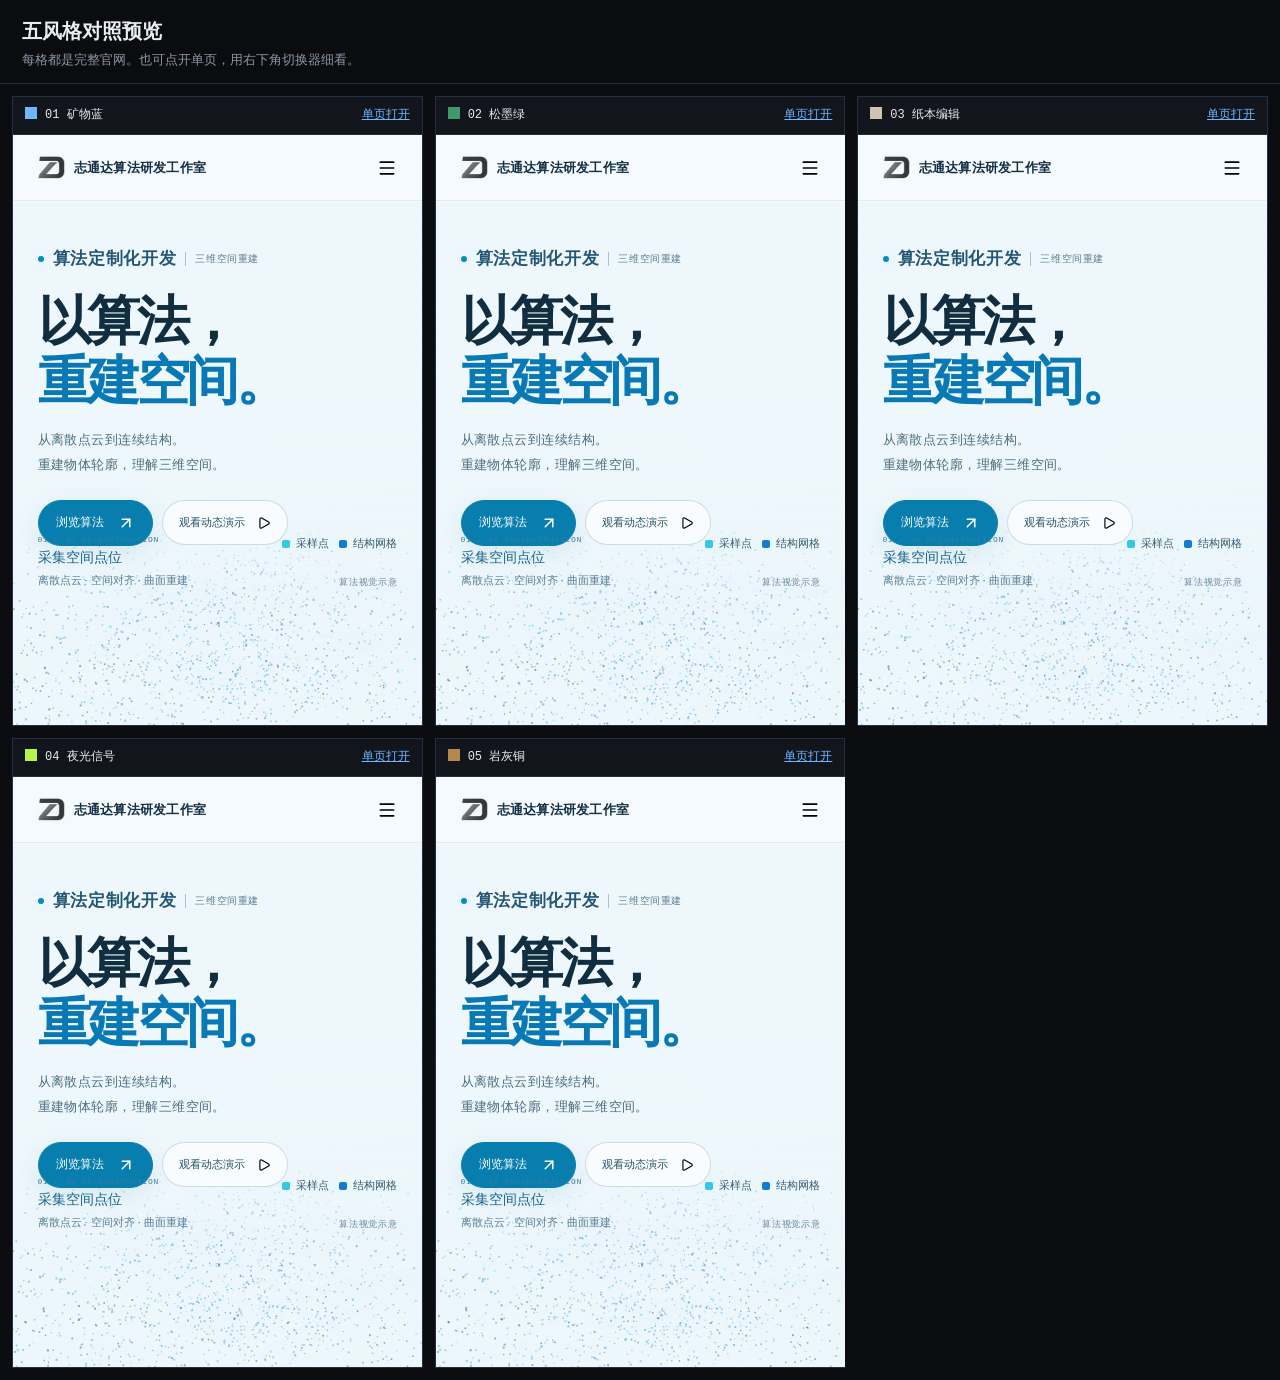
<file: preview-themes.html>
<!doctype html>
<html lang="zh-CN">
<head>
<meta charset="utf-8">
<meta name="viewport" content="width=device-width,initial-scale=1">
<title>志通达 · 五风格对照</title>
<style>
  :root { color-scheme: dark; font-family: "PingFang SC", "Hiragino Sans GB", sans-serif; }
  * { box-sizing: border-box; }
  body { margin: 0; background: #0b0d10; color: #e8edf2; }
  header {
    position: sticky; top: 0; z-index: 2;
    display: flex; align-items: end; justify-content: space-between; gap: 16px; flex-wrap: wrap;
    padding: 18px 22px 14px;
    background: #0b0d10f2; border-bottom: 1px solid #243041;
  }
  h1 { margin: 0; font-size: 20px; font-weight: 700; }
  p { margin: 6px 0 0; color: #8b97a6; font-size: 13px; }
  .grid {
    display: grid;
    grid-template-columns: repeat(5, minmax(280px, 1fr));
    gap: 12px;
    padding: 12px;
    min-height: calc(100vh - 78px);
  }
  @media (max-width: 1400px) {
    .grid { grid-template-columns: repeat(3, minmax(280px, 1fr)); }
  }
  @media (max-width: 900px) {
    .grid { grid-template-columns: 1fr; }
  }
  figure {
    margin: 0;
    display: flex;
    flex-direction: column;
    min-height: 70vh;
    border: 1px solid #243041;
    background: #12161c;
  }
  figcaption {
    display: flex; align-items: center; justify-content: space-between; gap: 10px;
    padding: 10px 12px;
    border-bottom: 1px solid #243041;
    font: 500 12px/1.3 "IBM Plex Mono", monospace;
  }
  figcaption a { color: #6eb6ff; }
  iframe {
    flex: 1;
    width: 100%;
    border: 0;
    background: #fff;
  }
  .swatch { width: 12px; height: 12px; display: inline-block; margin-right: 8px; vertical-align: -1px; }
</style>
</head>
<body>
<header>
  <div>
    <h1>五风格对照预览</h1>
    <p>每格都是完整官网。也可点开单页，用右下角切换器细看。</p>
  </div>
</header>
<main class="grid" id="grid"></main>
<script>
const themes = [
  { id: 'azure', name: '01 矿物蓝', color: '#6eb6ff' },
  { id: 'forest', name: '02 松墨绿', color: '#3f9a6b' },
  { id: 'paper', name: '03 纸本编辑', color: '#d0c4b0' },
  { id: 'night', name: '04 夜光信号', color: '#b6f34d' },
  { id: 'brass', name: '05 岩灰铜', color: '#b08a4f' },
];
const grid = document.getElementById('grid');
for (const theme of themes) {
  const figure = document.createElement('figure');
  figure.innerHTML = `
    <figcaption>
      <span><i class="swatch" style="background:${theme.color}"></i>${theme.name}</span>
      <a href="./index.html?theme=${theme.id}" target="_blank" rel="noopener">单页打开</a>
    </figcaption>
    <iframe title="${theme.name}" src="./index.html?theme=${theme.id}&embed=1" loading="eager"></iframe>
  `;
  grid.appendChild(figure);
}
</script>
</body>
</html>
</file>
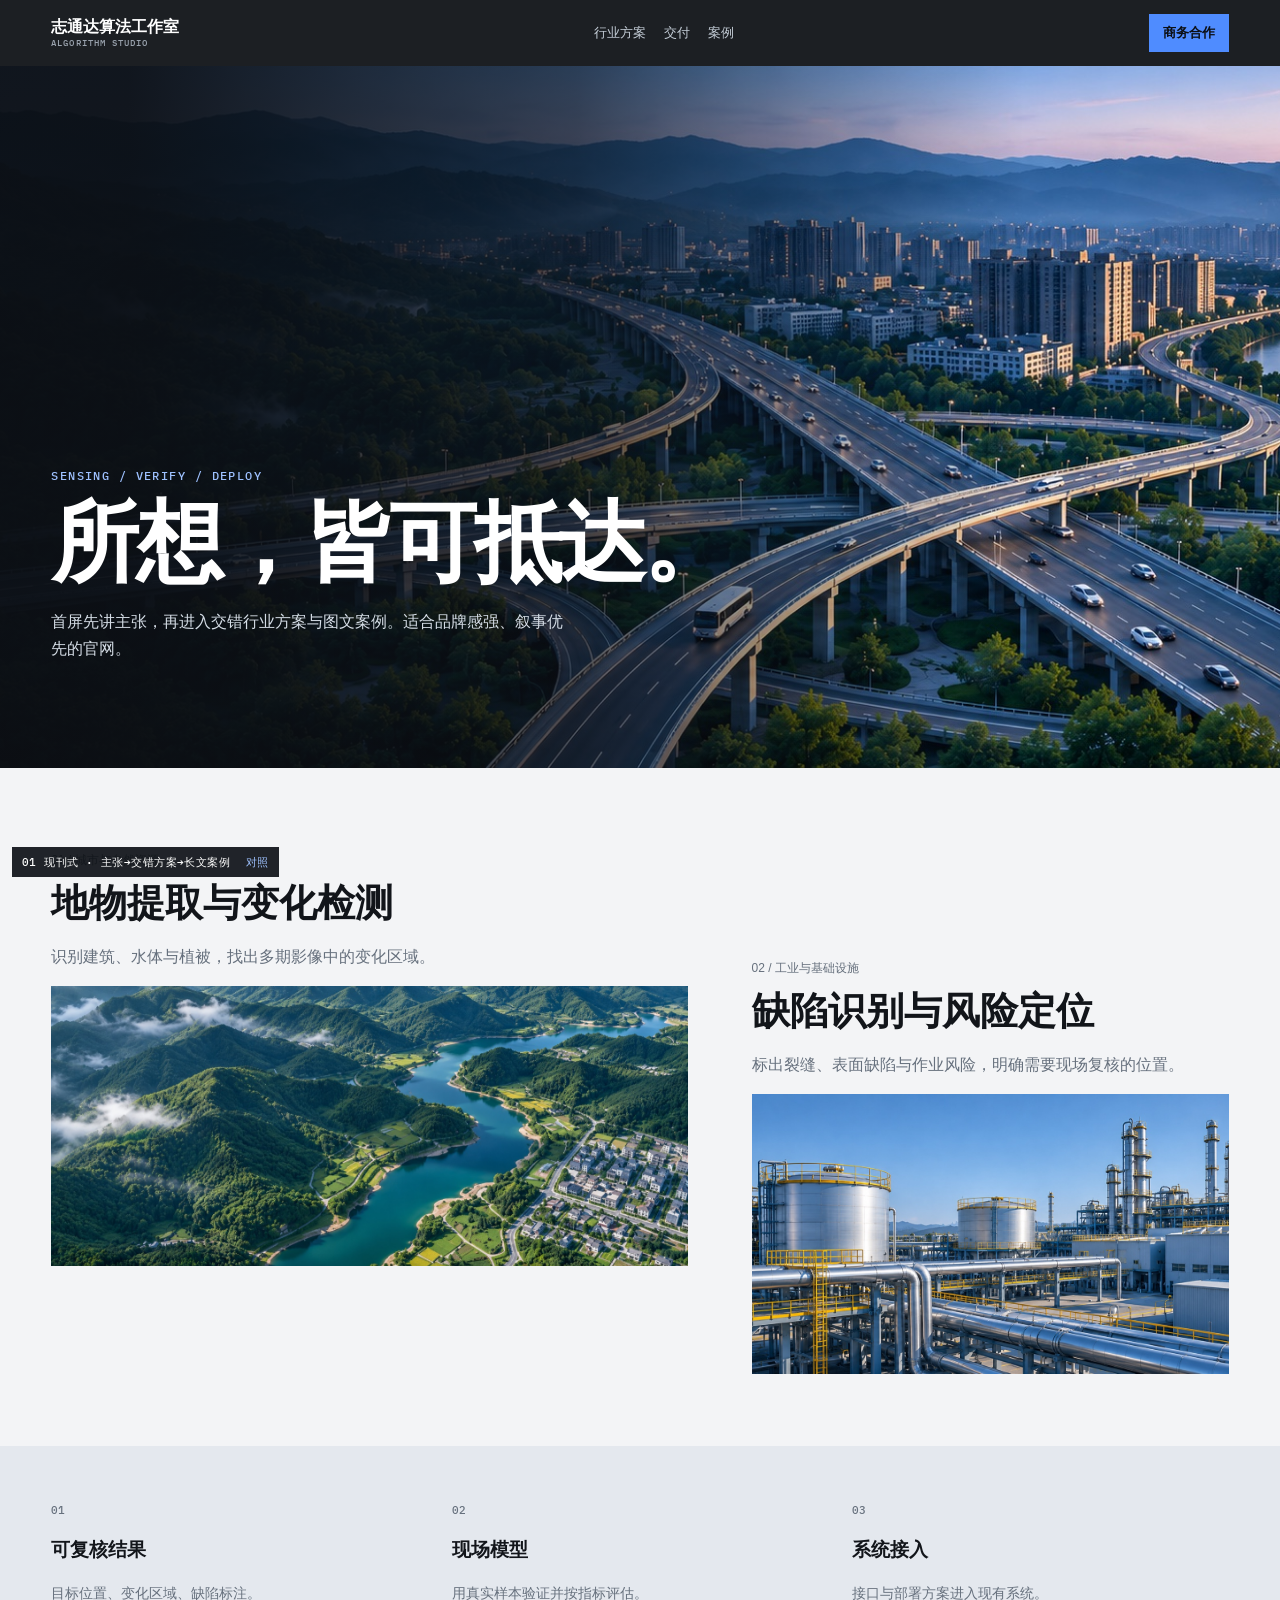
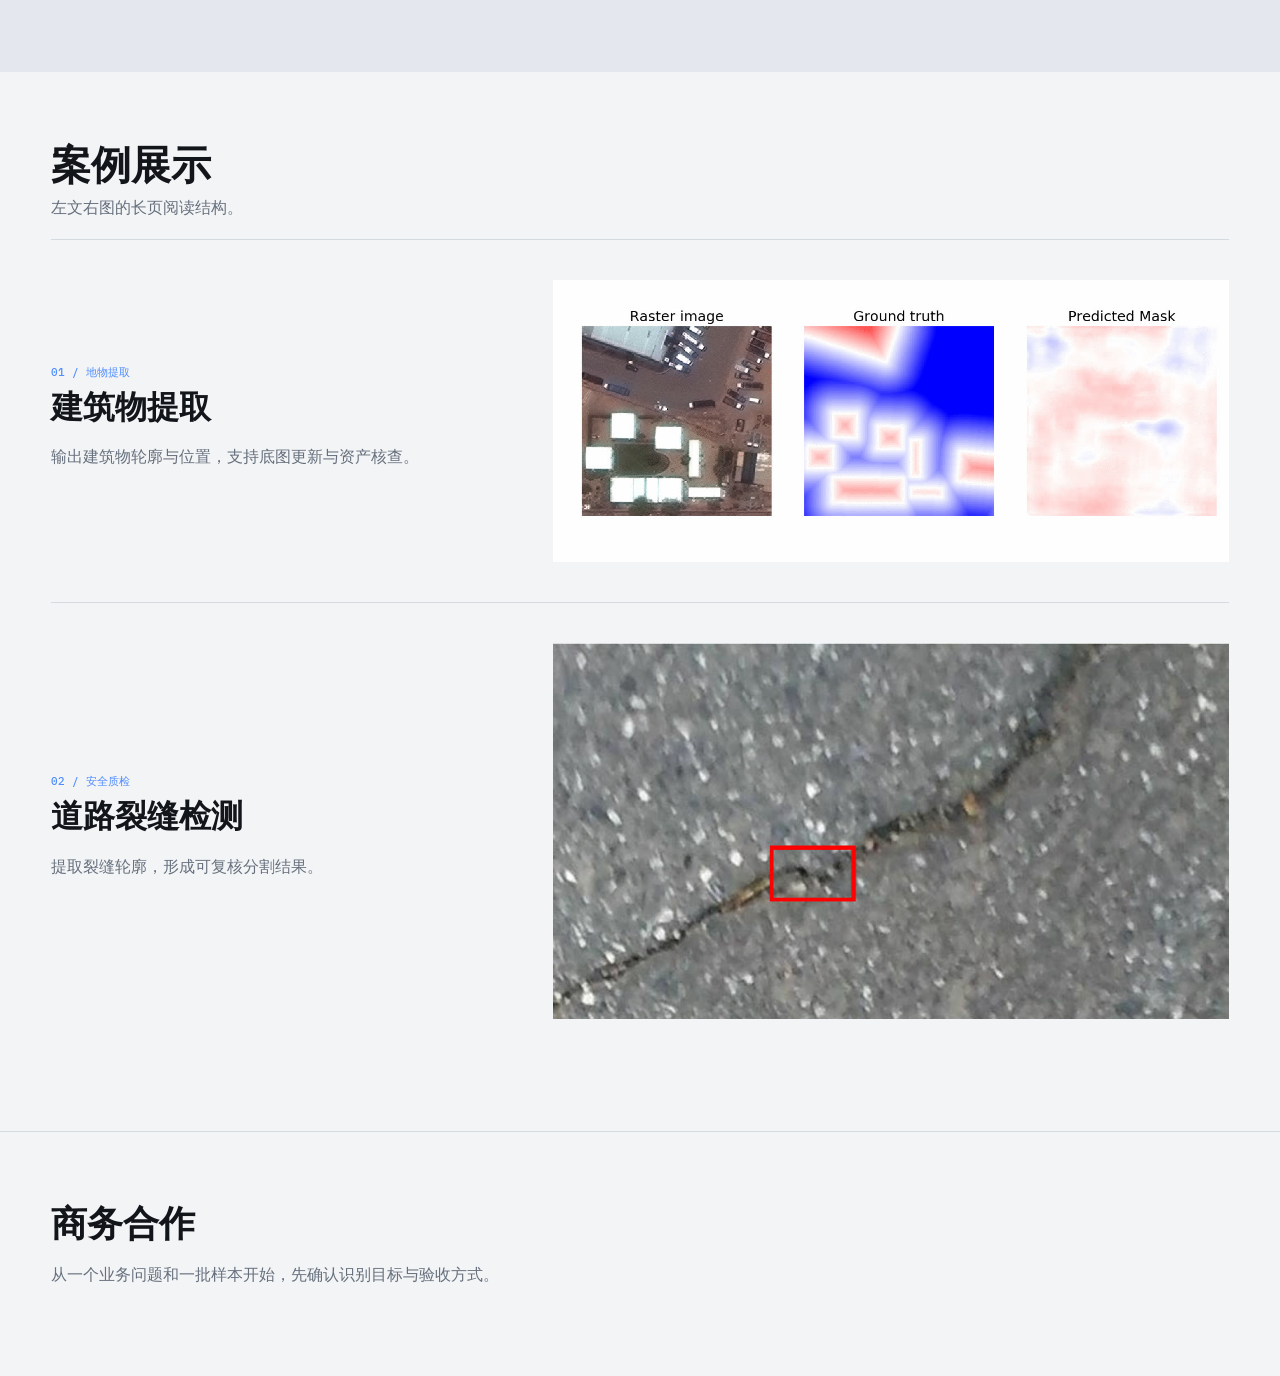
<file: layouts/01-editorial.html>
<!doctype html>
<html lang="zh-CN">
<head>
<meta charset="utf-8"><meta name="viewport" content="width=device-width,initial-scale=1">
<title>结构 01 · 现刊式</title>
<link href="https://fonts.googleapis.com/css2?family=IBM+Plex+Mono:wght@500&family=Syne:wght@700&display=swap" rel="stylesheet">
<link rel="stylesheet" href="./layouts.css">
</head>
<body class="L01">
<a class="skip" href="#main">跳到主要内容</a>
<header class="topbar">
  <a class="brand" href="#">志通达算法工作室<small>ALGORITHM STUDIO</small></a>
  <nav aria-label="主导航"><a href="#sol">行业方案</a><a href="#del">交付</a><a href="#cases">案例</a></nav>
  <a class="cta" href="#contact">商务合作</a>
</header>
<main id="main">
  <section class="hero">
    <img src="../assets/editorial/hero-city.jpg" alt="">
    <div>
      <p style="font:500 12px/1.4 var(--mono);letter-spacing:.12em;color:#9ec1ff">SENSING / VERIFY / DEPLOY</p>
      <h1>所想，皆可抵达。</h1>
      <p>首屏先讲主张，再进入交错行业方案与图文案例。适合品牌感强、叙事优先的官网。</p>
    </div>
  </section>
  <section class="pair" id="sol">
    <article>
      <p style="color:var(--muted);font-size:12px">01 / 城市与自然资源</p>
      <h2>地物提取与变化检测</h2>
      <p style="color:var(--muted);line-height:1.7">识别建筑、水体与植被，找出多期影像中的变化区域。</p>
      <img src="../assets/editorial/solution-nature.jpg" alt="" loading="lazy">
    </article>
    <article>
      <p style="color:var(--muted);font-size:12px">02 / 工业与基础设施</p>
      <h2>缺陷识别与风险定位</h2>
      <p style="color:var(--muted);line-height:1.7">标出裂缝、表面缺陷与作业风险，明确需要现场复核的位置。</p>
      <img src="../assets/editorial/solution-industry.jpg" alt="" loading="lazy">
    </article>
  </section>
  <section class="strip" id="del">
    <article><span style="font:500 11px/1 var(--mono);color:var(--muted)">01</span><h3>可复核结果</h3><p style="color:var(--muted);font-size:14px;line-height:1.6">目标位置、变化区域、缺陷标注。</p></article>
    <article><span style="font:500 11px/1 var(--mono);color:var(--muted)">02</span><h3>现场模型</h3><p style="color:var(--muted);font-size:14px;line-height:1.6">用真实样本验证并按指标评估。</p></article>
    <article><span style="font:500 11px/1 var(--mono);color:var(--muted)">03</span><h3>系统接入</h3><p style="color:var(--muted);font-size:14px;line-height:1.6">接口与部署方案进入现有系统。</p></article>
  </section>
  <section class="cases" id="cases">
    <h2 style="font:700 40px/1.1 var(--display);margin:0 0 10px">案例展示</h2>
    <p style="color:var(--muted);margin:0 0 20px">左文右图的长页阅读结构。</p>
    <div class="case-row">
      <div><p style="font:500 11px/1 var(--mono);color:var(--accent)">01 / 地物提取</p><h3 style="font:700 32px/1.2 var(--display);margin:8px 0">建筑物提取</h3><p style="color:var(--muted);line-height:1.7">输出建筑物轮廓与位置，支持底图更新与资产核查。</p></div>
      <img src="../assets/algorithm-effects/web/building.jpg" alt="" loading="lazy">
    </div>
    <div class="case-row">
      <div><p style="font:500 11px/1 var(--mono);color:var(--accent)">02 / 安全质检</p><h3 style="font:700 32px/1.2 var(--display);margin:8px 0">道路裂缝检测</h3><p style="color:var(--muted);line-height:1.7">提取裂缝轮廓，形成可复核分割结果。</p></div>
      <img src="../assets/algorithm-effects/web/crack-input.jpg" alt="" loading="lazy">
    </div>
  </section>
  <section class="contact" id="contact">
    <h2 style="font:700 36px/1.15 var(--display);margin:0 0 10px">商务合作</h2>
    <p style="color:var(--muted);max-width:36em;line-height:1.7">从一个业务问题和一批样本开始，先确认识别目标与验收方式。</p>
  </section>
</main>
<p class="layout-tag">01 现刊式 · 主张→交错方案→长文案例 <a href="./preview.html">对照</a></p>
</body>
</html>
</file>
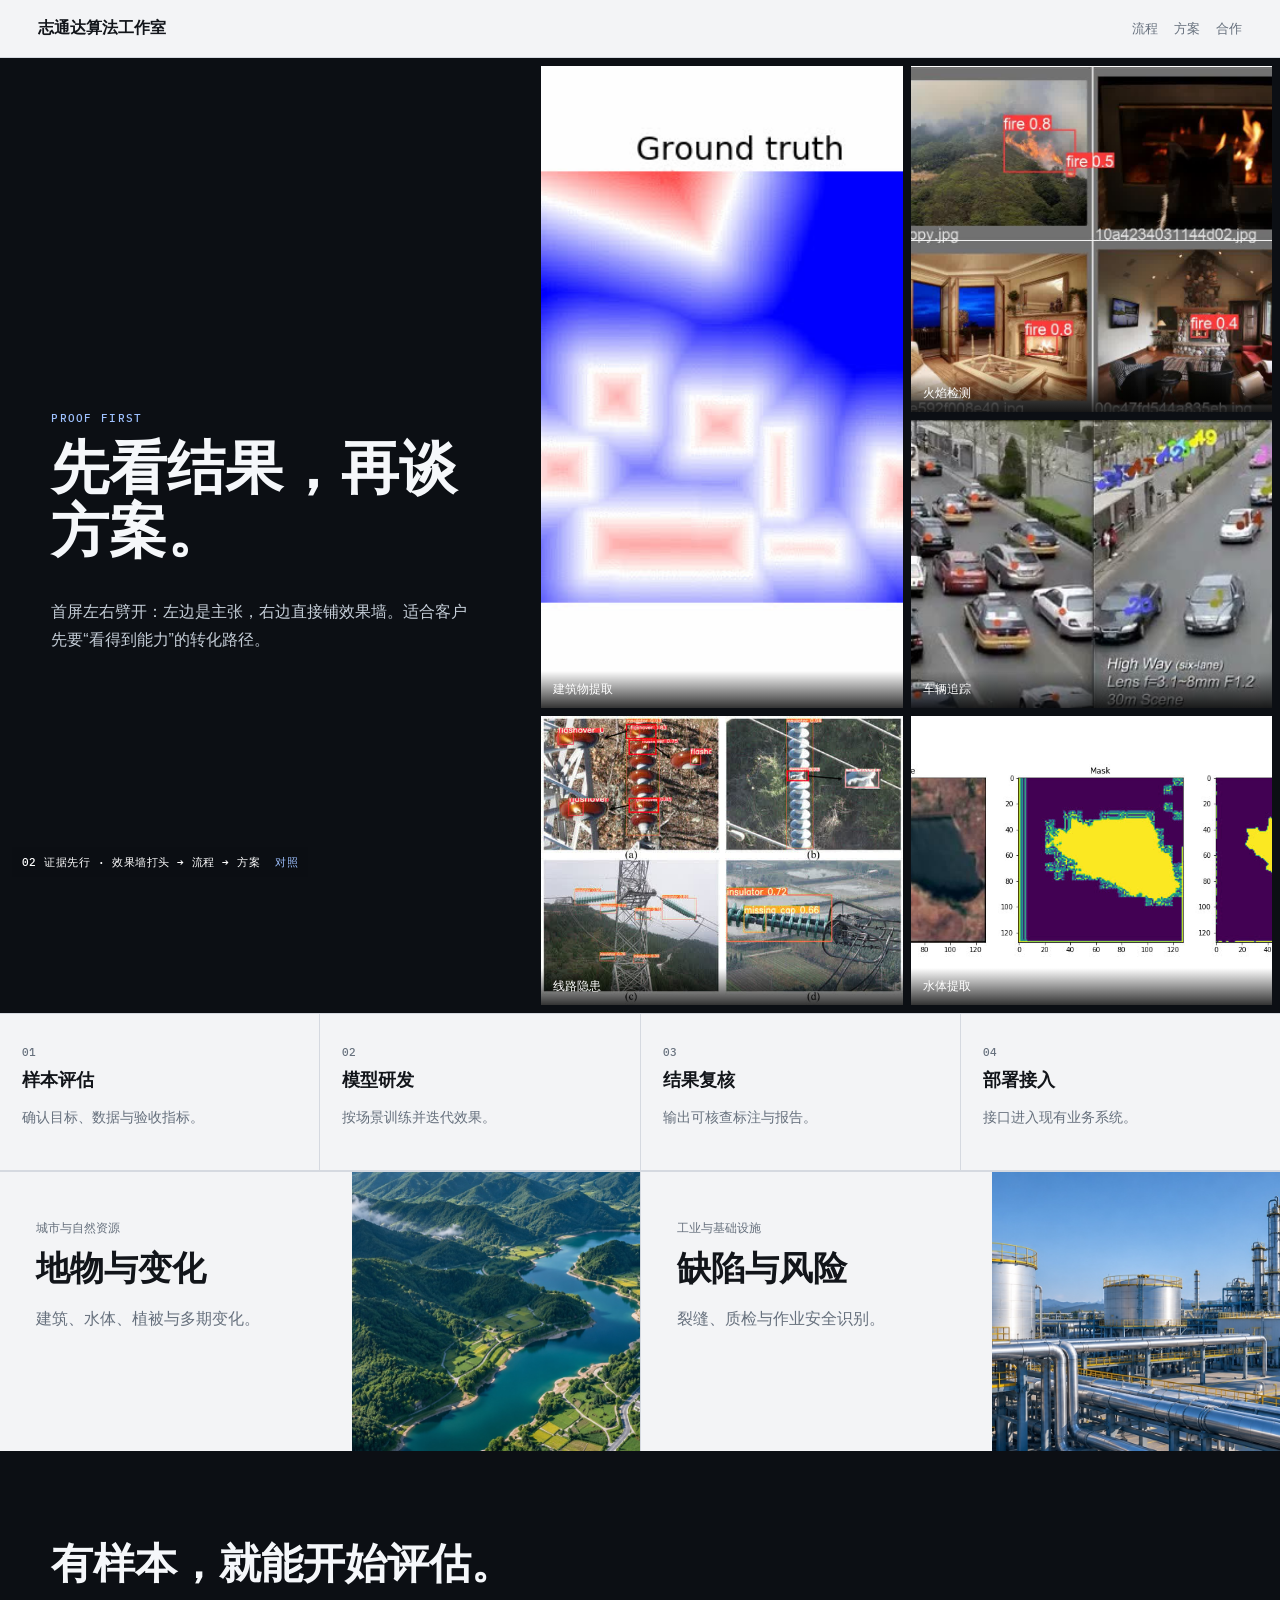
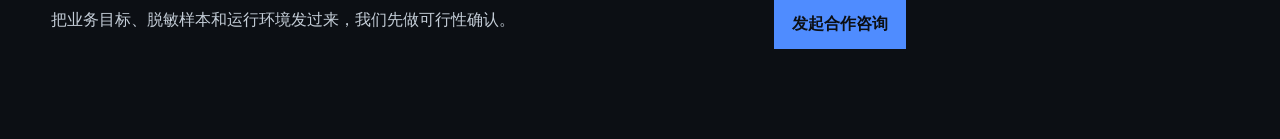
<file: layouts/02-proof-first.html>
<!doctype html>
<html lang="zh-CN">
<head>
<meta charset="utf-8"><meta name="viewport" content="width=device-width,initial-scale=1">
<title>结构 02 · 证据先行</title>
<link href="https://fonts.googleapis.com/css2?family=IBM+Plex+Mono:wght@500&family=Syne:wght@700&display=swap" rel="stylesheet">
<link rel="stylesheet" href="./layouts.css">
</head>
<body class="L02">
<header class="bar">
  <strong>志通达算法工作室</strong>
  <nav><a href="#flow">流程</a><a href="#ind">方案</a><a href="#ask">合作</a></nav>
</header>
<main>
  <section class="proof-hero">
    <div class="proof-copy">
      <p style="font:500 11px/1.4 var(--mono);letter-spacing:.12em;color:#9ec1ff">PROOF FIRST</p>
      <h1>先看结果，再谈方案。</h1>
      <p style="color:#c5ced8;line-height:1.75;max-width:28em">首屏左右劈开：左边是主张，右边直接铺效果墙。适合客户先要“看得到能力”的转化路径。</p>
    </div>
    <div class="proof-wall" aria-label="效果证据墙">
      <figure><img src="../assets/algorithm-effects/web/building.jpg" alt=""><figcaption>建筑物提取</figcaption></figure>
      <figure><img src="../assets/algorithm-effects/web/fire-detection.jpg" alt=""><figcaption>火焰检测</figcaption></figure>
      <figure><img src="../assets/algorithm-effects/web/traffic-tracking.jpg" alt=""><figcaption>车辆追踪</figcaption></figure>
      <figure><img src="../assets/algorithm-effects/web/insulator-defects.jpg" alt=""><figcaption>线路隐患</figcaption></figure>
      <figure><img src="../assets/algorithm-effects/web/water-segmentation.jpg" alt=""><figcaption>水体提取</figcaption></figure>
    </div>
  </section>
  <section class="flow" id="flow">
    <article><span style="font:500 11px var(--mono);color:var(--muted)">01</span><h3>样本评估</h3><p style="color:var(--muted);font-size:14px;line-height:1.6">确认目标、数据与验收指标。</p></article>
    <article><span style="font:500 11px var(--mono);color:var(--muted)">02</span><h3>模型研发</h3><p style="color:var(--muted);font-size:14px;line-height:1.6">按场景训练并迭代效果。</p></article>
    <article><span style="font:500 11px var(--mono);color:var(--muted)">03</span><h3>结果复核</h3><p style="color:var(--muted);font-size:14px;line-height:1.6">输出可核查标注与报告。</p></article>
    <article><span style="font:500 11px var(--mono);color:var(--muted)">04</span><h3>部署接入</h3><p style="color:var(--muted);font-size:14px;line-height:1.6">接口进入现有业务系统。</p></article>
  </section>
  <section class="industries" id="ind">
    <a href="#ask">
      <div class="txt"><p style="font-size:12px;color:var(--muted)">城市与自然资源</p><h2 style="font:700 34px/1.2 var(--display);margin:8px 0">地物与变化</h2><p style="color:var(--muted);line-height:1.6">建筑、水体、植被与多期变化。</p></div>
      <img src="../assets/editorial/solution-nature.jpg" alt="">
    </a>
    <a href="#ask">
      <div class="txt"><p style="font-size:12px;color:var(--muted)">工业与基础设施</p><h2 style="font:700 34px/1.2 var(--display);margin:8px 0">缺陷与风险</h2><p style="color:var(--muted);line-height:1.6">裂缝、质检与作业安全识别。</p></div>
      <img src="../assets/editorial/solution-industry.jpg" alt="">
    </a>
  </section>
  <section class="ask" id="ask">
    <div>
      <h2 style="font:700 42px/1.15 var(--display);margin:0 0 12px">有样本，就能开始评估。</h2>
      <p style="color:#c5ced8;line-height:1.7;max-width:32em">把业务目标、脱敏样本和运行环境发过来，我们先做可行性确认。</p>
    </div>
    <div><a class="btn" href="mailto:biz@zhitongda.com">发起合作咨询</a></div>
  </section>
</main>
<p class="layout-tag">02 证据先行 · 效果墙打头 → 流程 → 方案 <a href="./preview.html">对照</a></p>
</body>
</html>
</file>
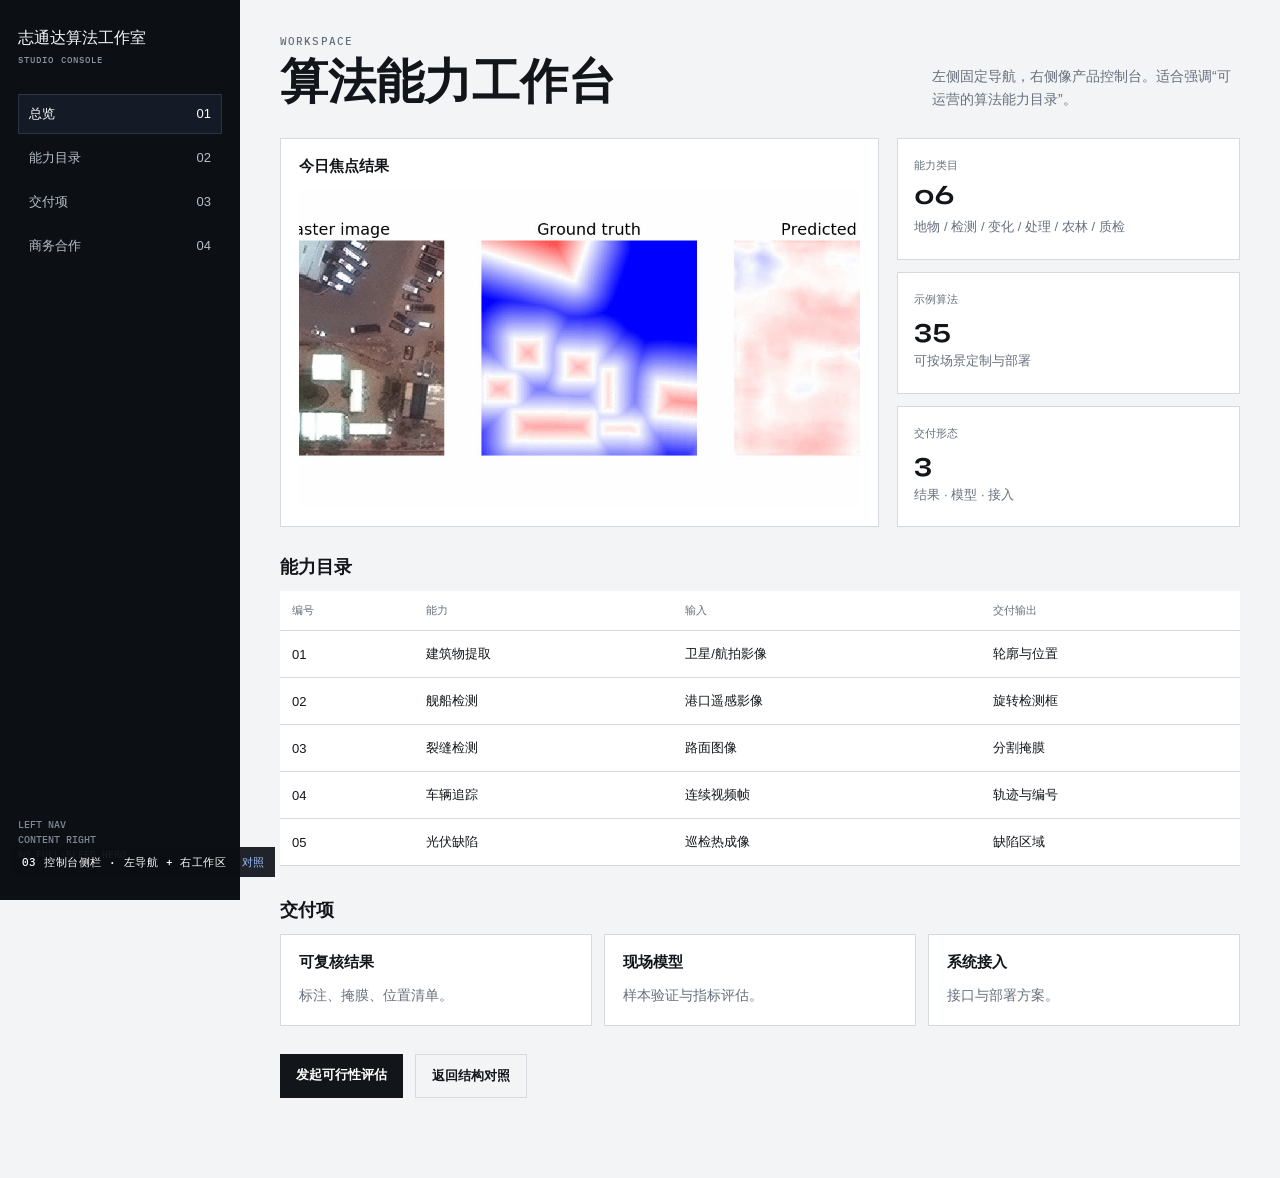
<file: layouts/03-sidebar.html>
<!doctype html>
<html lang="zh-CN">
<head>
<meta charset="utf-8"><meta name="viewport" content="width=device-width,initial-scale=1">
<title>结构 03 · 控制台侧栏</title>
<link href="https://fonts.googleapis.com/css2?family=IBM+Plex+Mono:wght@500&family=Syne:wght@700&display=swap" rel="stylesheet">
<link rel="stylesheet" href="./layouts.css">
</head>
<body class="L03">
<aside class="side">
  <div class="brand">志通达算法工作室<small>STUDIO CONSOLE</small></div>
  <nav aria-label="侧栏导航">
    <a class="is-on" href="#overview"><span>总览</span><span>01</span></a>
    <a href="#caps"><span>能力目录</span><span>02</span></a>
    <a href="#delivery"><span>交付项</span><span>03</span></a>
    <a href="#contact"><span>商务合作</span><span>04</span></a>
  </nav>
  <p class="meta">LEFT NAV<br>CONTENT RIGHT<br>NO FULL-BLEED HERO</p>
</aside>
<main class="main" id="overview">
  <div class="main-head">
    <div>
      <p style="margin:0 0 8px;font:500 11px/1 var(--mono);color:var(--muted);letter-spacing:.1em">WORKSPACE</p>
      <h1>算法能力工作台</h1>
    </div>
    <p style="margin:0;max-width:22em;color:var(--muted);font-size:14px;line-height:1.6">左侧固定导航，右侧像产品控制台。适合强调“可运营的算法能力目录”。</p>
  </div>
  <div class="board">
    <section class="panel">
      <h2>今日焦点结果</h2>
      <img src="../assets/algorithm-effects/web/building.jpg" alt="建筑物提取结果">
    </section>
    <section class="stats">
      <div class="stat"><span style="font:500 11px var(--mono);color:var(--muted)">能力类目</span><b>06</b><span style="color:var(--muted);font-size:13px">地物 / 检测 / 变化 / 处理 / 农林 / 质检</span></div>
      <div class="stat"><span style="font:500 11px var(--mono);color:var(--muted)">示例算法</span><b>35</b><span style="color:var(--muted);font-size:13px">可按场景定制与部署</span></div>
      <div class="stat"><span style="font:500 11px var(--mono);color:var(--muted)">交付形态</span><b>3</b><span style="color:var(--muted);font-size:13px">结果 · 模型 · 接入</span></div>
    </section>
  </div>
  <section id="caps">
    <h2 style="margin:0 0 12px;font-size:18px">能力目录</h2>
    <table class="table">
      <thead><tr><th>编号</th><th>能力</th><th>输入</th><th>交付输出</th></tr></thead>
      <tbody>
        <tr><td>01</td><td>建筑物提取</td><td>卫星/航拍影像</td><td>轮廓与位置</td></tr>
        <tr><td>02</td><td>舰船检测</td><td>港口遥感影像</td><td>旋转检测框</td></tr>
        <tr><td>03</td><td>裂缝检测</td><td>路面图像</td><td>分割掩膜</td></tr>
        <tr><td>04</td><td>车辆追踪</td><td>连续视频帧</td><td>轨迹与编号</td></tr>
        <tr><td>05</td><td>光伏缺陷</td><td>巡检热成像</td><td>缺陷区域</td></tr>
      </tbody>
    </table>
  </section>
  <section id="delivery" style="margin-top:32px">
    <h2 style="margin:0 0 12px;font-size:18px">交付项</h2>
    <div style="display:grid;grid-template-columns:repeat(3,1fr);gap:12px">
      <div class="panel"><h2>可复核结果</h2><p style="margin:0;color:var(--muted);font-size:14px;line-height:1.6">标注、掩膜、位置清单。</p></div>
      <div class="panel"><h2>现场模型</h2><p style="margin:0;color:var(--muted);font-size:14px;line-height:1.6">样本验证与指标评估。</p></div>
      <div class="panel"><h2>系统接入</h2><p style="margin:0;color:var(--muted);font-size:14px;line-height:1.6">接口与部署方案。</p></div>
    </div>
  </section>
  <div class="cta-row" id="contact">
    <a href="mailto:biz@zhitongda.com">发起可行性评估</a>
    <a class="ghost" href="./preview.html">返回结构对照</a>
  </div>
</main>
<p class="layout-tag">03 控制台侧栏 · 左导航 + 右工作区 <a href="./preview.html">对照</a></p>
</body>
</html>
</file>
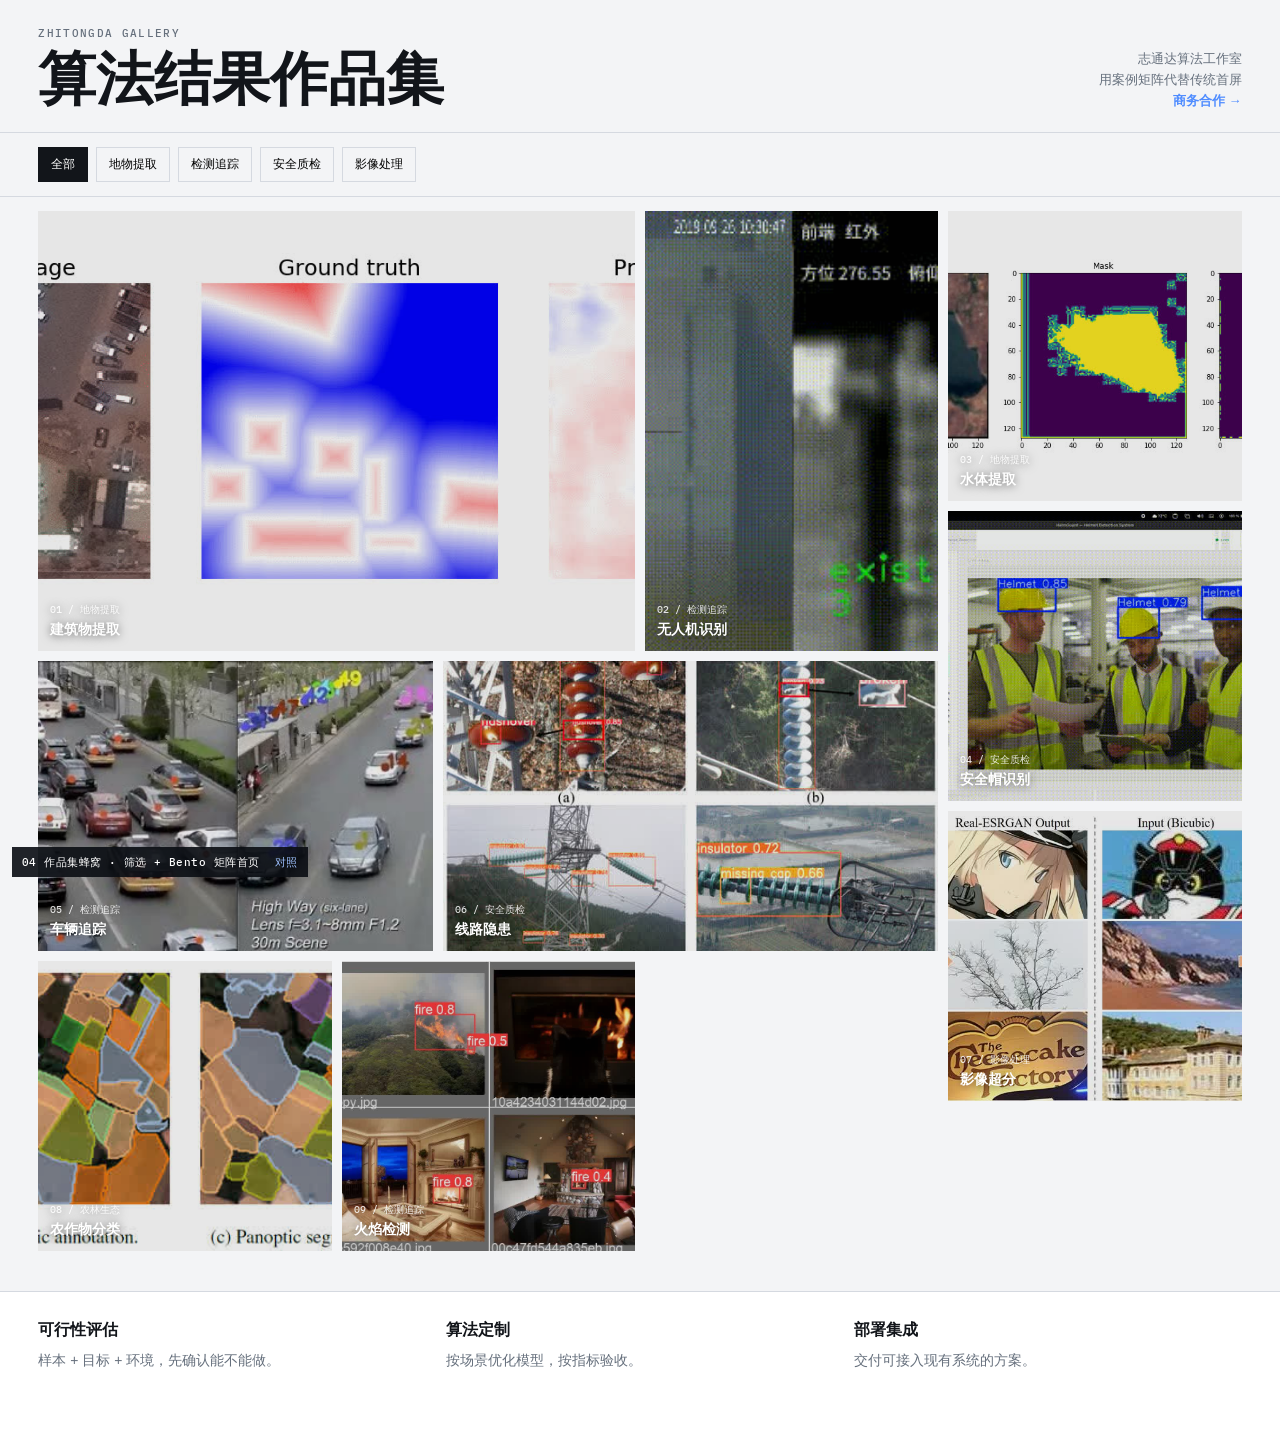
<file: layouts/04-gallery.html>
<!doctype html>
<html lang="zh-CN">
<head>
<meta charset="utf-8"><meta name="viewport" content="width=device-width,initial-scale=1">
<title>结构 04 · 作品集蜂窝</title>
<link href="https://fonts.googleapis.com/css2?family=IBM+Plex+Mono:wght@500&family=Syne:wght@700&display=swap" rel="stylesheet">
<link rel="stylesheet" href="./layouts.css">
</head>
<body class="L04">
<header class="head">
  <div>
    <p style="margin:0 0 10px;font:500 11px/1 var(--mono);letter-spacing:.12em;color:var(--muted)">ZHITONGDA GALLERY</p>
    <h1>算法结果作品集</h1>
  </div>
  <div class="right">
    <div>志通达算法工作室</div>
    <div>用案例矩阵代替传统首屏</div>
    <div><a href="#coop" style="color:var(--accent);font-weight:700">商务合作 →</a></div>
  </div>
</header>
<div class="filters" role="toolbar" aria-label="筛选">
  <button class="is-on" type="button">全部</button>
  <button type="button">地物提取</button>
  <button type="button">检测追踪</button>
  <button type="button">安全质检</button>
  <button type="button">影像处理</button>
</div>
<main class="bento" aria-label="案例矩阵">
  <a href="#coop"><img src="../assets/algorithm-effects/web/building.jpg" alt=""><span><small>01 / 地物提取</small>建筑物提取</span></a>
  <a href="#coop"><img src="../assets/algorithm-effects/web/uav.jpg" alt=""><span><small>02 / 检测追踪</small>无人机识别</span></a>
  <a href="#coop"><img src="../assets/algorithm-effects/web/water-segmentation.jpg" alt=""><span><small>03 / 地物提取</small>水体提取</span></a>
  <a href="#coop"><img src="../assets/algorithm-effects/web/helmet-demo.jpg" alt=""><span><small>04 / 安全质检</small>安全帽识别</span></a>
  <a href="#coop"><img src="../assets/algorithm-effects/web/traffic-tracking.jpg" alt=""><span><small>05 / 检测追踪</small>车辆追踪</span></a>
  <a href="#coop"><img src="../assets/algorithm-effects/web/insulator-defects.jpg" alt=""><span><small>06 / 安全质检</small>线路隐患</span></a>
  <a href="#coop"><img src="../assets/algorithm-effects/web/super-resolution.jpg" alt=""><span><small>07 / 影像处理</small>影像超分</span></a>
  <a href="#coop"><img src="../assets/algorithm-effects/web/crop-classification.jpg" alt=""><span><small>08 / 农林生态</small>农作物分类</span></a>
  <a href="#coop"><img src="../assets/algorithm-effects/web/fire-detection.jpg" alt=""><span><small>09 / 检测追踪</small>火焰检测</span></a>
</main>
<section class="bottom" id="coop">
  <article><h3>可行性评估</h3><p style="margin:0;color:var(--muted);font-size:14px;line-height:1.6">样本 + 目标 + 环境，先确认能不能做。</p></article>
  <article><h3>算法定制</h3><p style="margin:0;color:var(--muted);font-size:14px;line-height:1.6">按场景优化模型，按指标验收。</p></article>
  <article><h3>部署集成</h3><p style="margin:0;color:var(--muted);font-size:14px;line-height:1.6">交付可接入现有系统的方案。</p></article>
</section>
<p class="layout-tag">04 作品集蜂窝 · 筛选 + Bento 矩阵首页 <a href="./preview.html">对照</a></p>
<script>
document.querySelectorAll('.filters button').forEach(btn => {
  btn.addEventListener('click', () => {
    document.querySelectorAll('.filters button').forEach(b => b.classList.remove('is-on'));
    btn.classList.add('is-on');
  });
});
</script>
</body>
</html>
</file>
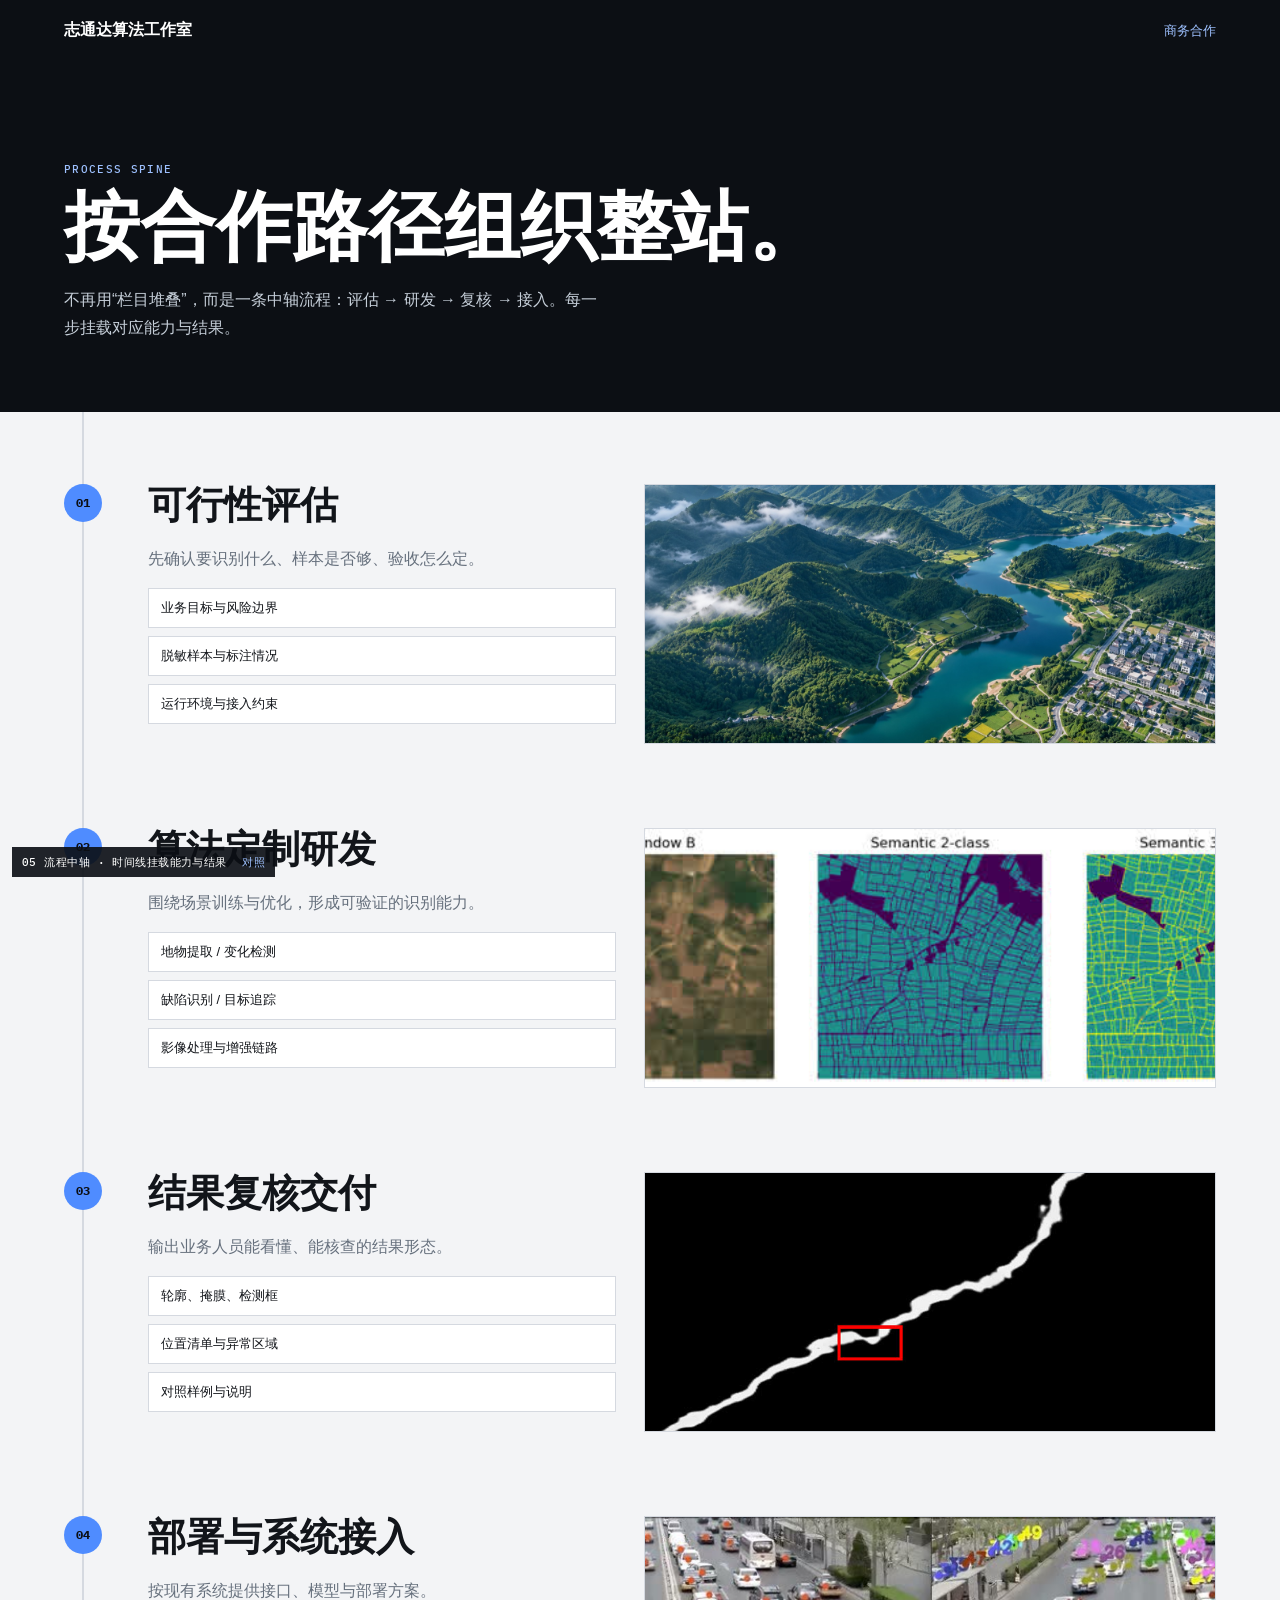
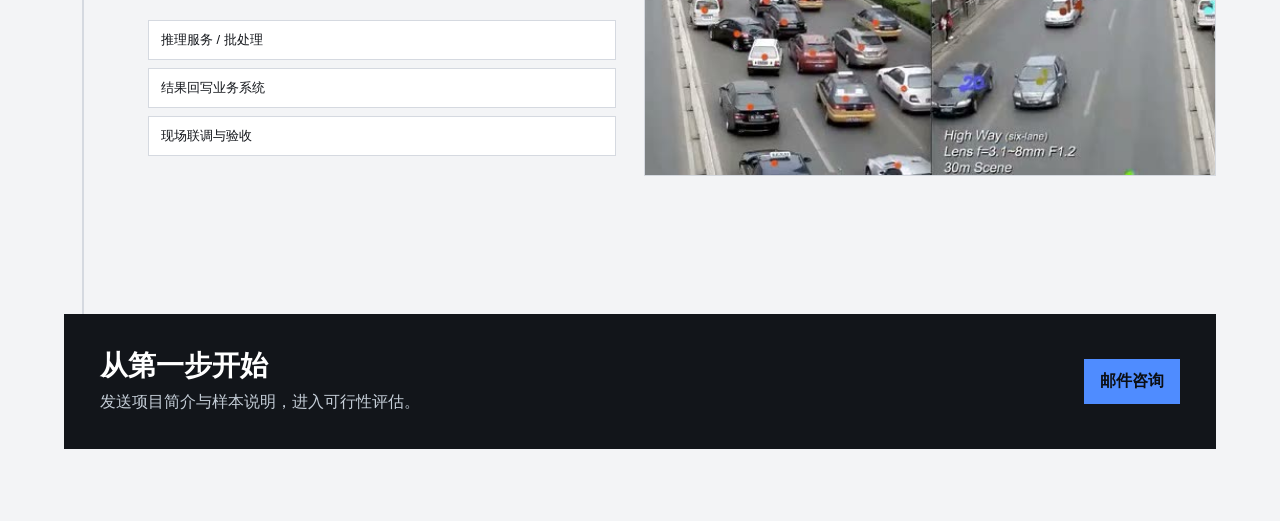
<file: layouts/05-process.html>
<!doctype html>
<html lang="zh-CN">
<head>
<meta charset="utf-8"><meta name="viewport" content="width=device-width,initial-scale=1">
<title>结构 05 · 流程中轴</title>
<link href="https://fonts.googleapis.com/css2?family=IBM+Plex+Mono:wght@500&family=Syne:wght@700&display=swap" rel="stylesheet">
<link rel="stylesheet" href="./layouts.css">
</head>
<body class="L05">
<header class="top">
  <strong>志通达算法工作室</strong>
  <a href="#end" style="color:#9ec1ff;font-size:13px">商务合作</a>
</header>
<section class="intro">
  <p style="font:500 11px/1.4 var(--mono);letter-spacing:.12em;color:#9ec1ff">PROCESS SPINE</p>
  <h1>按合作路径组织整站。</h1>
  <p>不再用“栏目堆叠”，而是一条中轴流程：评估 → 研发 → 复核 → 接入。每一步挂载对应能力与结果。</p>
</section>
<main class="spine">
  <section class="step">
    <div class="dot">01</div>
    <div class="step-body">
      <div>
        <h2>可行性评估</h2>
        <p>先确认要识别什么、样本是否够、验收怎么定。</p>
        <ul>
          <li>业务目标与风险边界</li>
          <li>脱敏样本与标注情况</li>
          <li>运行环境与接入约束</li>
        </ul>
      </div>
      <img src="../assets/editorial/solution-nature.jpg" alt="">
    </div>
  </section>
  <section class="step">
    <div class="dot">02</div>
    <div class="step-body">
      <div>
        <h2>算法定制研发</h2>
        <p>围绕场景训练与优化，形成可验证的识别能力。</p>
        <ul>
          <li>地物提取 / 变化检测</li>
          <li>缺陷识别 / 目标追踪</li>
          <li>影像处理与增强链路</li>
        </ul>
      </div>
      <img src="../assets/algorithm-effects/web/field-segmentation.jpg" alt="">
    </div>
  </section>
  <section class="step">
    <div class="dot">03</div>
    <div class="step-body">
      <div>
        <h2>结果复核交付</h2>
        <p>输出业务人员能看懂、能核查的结果形态。</p>
        <ul>
          <li>轮廓、掩膜、检测框</li>
          <li>位置清单与异常区域</li>
          <li>对照样例与说明</li>
        </ul>
      </div>
      <img src="../assets/algorithm-effects/web/crack-mask.jpg" alt="">
    </div>
  </section>
  <section class="step">
    <div class="dot">04</div>
    <div class="step-body">
      <div>
        <h2>部署与系统接入</h2>
        <p>按现有系统提供接口、模型与部署方案。</p>
        <ul>
          <li>推理服务 / 批处理</li>
          <li>结果回写业务系统</li>
          <li>现场联调与验收</li>
        </ul>
      </div>
      <img src="../assets/algorithm-effects/web/traffic-tracking.jpg" alt="">
    </div>
  </section>
</main>
<section class="end" id="end">
  <div>
    <h2 style="margin:0 0 8px;font:700 28px/1.2 var(--display)">从第一步开始</h2>
    <p style="margin:0;color:#c5ced8">发送项目简介与样本说明，进入可行性评估。</p>
  </div>
  <a href="mailto:biz@zhitongda.com">邮件咨询</a>
</section>
<p class="layout-tag">05 流程中轴 · 时间线挂载能力与结果 <a href="./preview.html">对照</a></p>
</body>
</html>
</file>
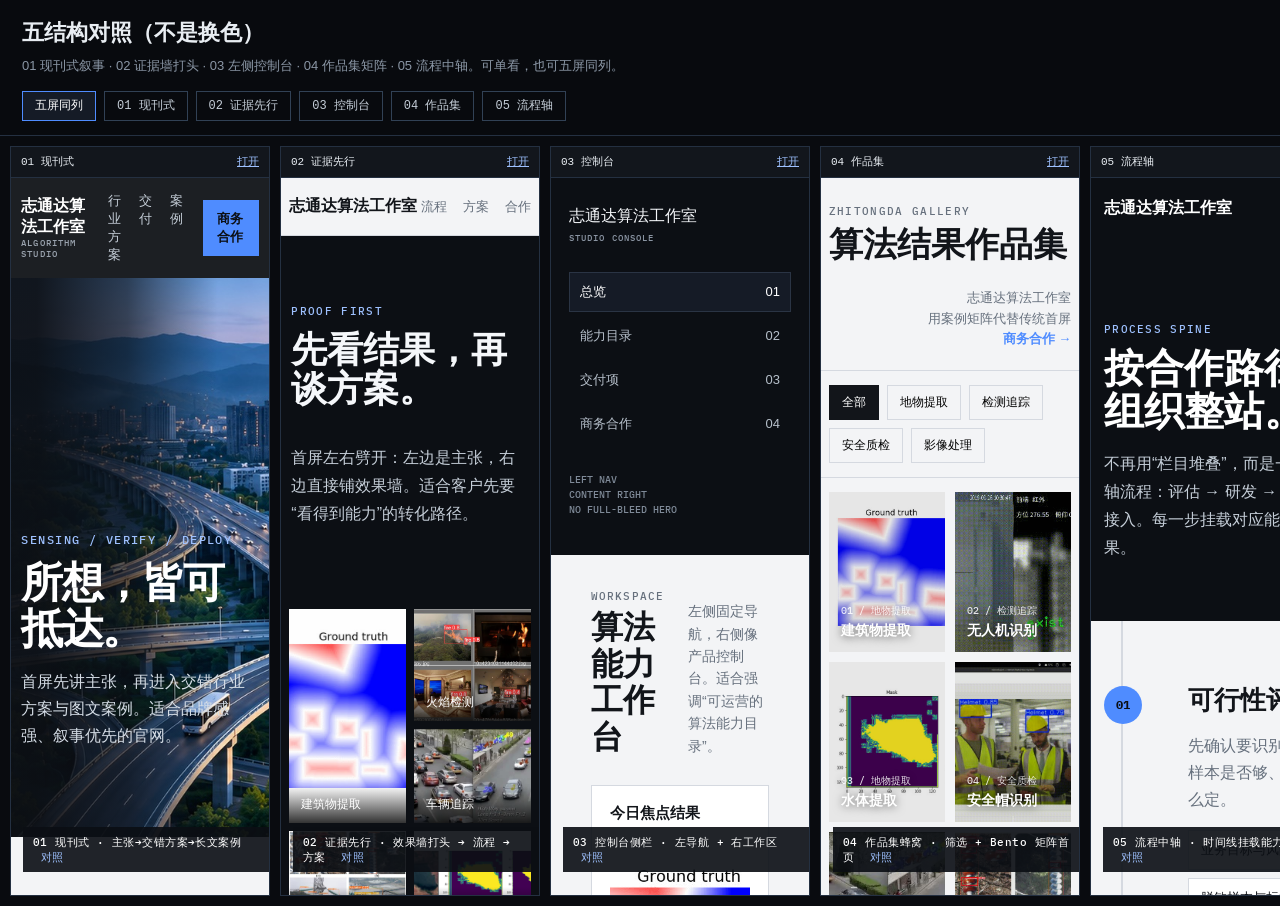
<file: layouts/preview.html>
<!doctype html>
<html lang="zh-CN">
<head>
<meta charset="utf-8"><meta name="viewport" content="width=device-width,initial-scale=1">
<title>志通达 · 五结构对照</title>
<style>
  :root { color-scheme: dark; font-family: "PingFang SC", "Hiragino Sans GB", sans-serif; }
  * { box-sizing: border-box; }
  body { margin: 0; background: #090b0f; color: #e8edf2; }
  header {
    position: sticky; top: 0; z-index: 2;
    padding: 18px 22px 14px;
    background: #090b0ff2; border-bottom: 1px solid #243041;
  }
  h1 { margin: 0; font-size: 22px; }
  p { margin: 8px 0 0; color: #8b97a6; font-size: 13px; line-height: 1.6; max-width: 70em; }
  .tabs { display: flex; gap: 8px; flex-wrap: wrap; margin-top: 14px; }
  .tabs a {
    padding: 8px 12px; border: 1px solid #314155; color: #c5ced8;
    font: 500 12px/1 "IBM Plex Mono", monospace; text-decoration: none;
  }
  .tabs a:hover, .tabs a.is-on { background: #151b26; color: #fff; border-color: #4f8cff; }
  .stage { height: calc(100vh - 130px); border-top: 1px solid #1b2430; }
  iframe { width: 100%; height: 100%; border: 0; background: #fff; }
  .grid {
    display: none;
    grid-template-columns: repeat(5, minmax(260px, 1fr));
    gap: 10px; padding: 10px; height: calc(100vh - 130px);
  }
  .grid.on { display: grid; }
  .stage.on { display: block; }
  .stage { display: none; }
  figure { margin: 0; display: flex; flex-direction: column; min-height: 0; border: 1px solid #243041; background: #12161c; }
  figcaption { display: flex; justify-content: space-between; gap: 8px; padding: 8px 10px; border-bottom: 1px solid #243041; font: 500 11px/1.3 "IBM Plex Mono", monospace; }
  figcaption a { color: #9ec1ff; }
  .grid iframe { flex: 1; min-height: 0; }
  @media (max-width: 1200px) {
    .grid { grid-template-columns: 1fr; height: auto; }
    .grid iframe { height: 70vh; }
  }
</style>
</head>
<body>
<header>
  <h1>五结构对照（不是换色）</h1>
  <p>01 现刊式叙事 · 02 证据墙打头 · 03 左侧控制台 · 04 作品集矩阵 · 05 流程中轴。可单看，也可五屏同列。</p>
  <div class="tabs" id="tabs">
    <a href="#all" data-view="all" class="is-on">五屏同列</a>
    <a href="./01-editorial.html" data-view="01">01 现刊式</a>
    <a href="./02-proof-first.html" data-view="02">02 证据先行</a>
    <a href="./03-sidebar.html" data-view="03">03 控制台</a>
    <a href="./04-gallery.html" data-view="04">04 作品集</a>
    <a href="./05-process.html" data-view="05">05 流程轴</a>
  </div>
</header>
<section class="grid on" id="grid">
  <figure>
    <figcaption><span>01 现刊式</span><a href="./01-editorial.html" target="_blank">打开</a></figcaption>
    <iframe src="./01-editorial.html" title="01"></iframe>
  </figure>
  <figure>
    <figcaption><span>02 证据先行</span><a href="./02-proof-first.html" target="_blank">打开</a></figcaption>
    <iframe src="./02-proof-first.html" title="02"></iframe>
  </figure>
  <figure>
    <figcaption><span>03 控制台</span><a href="./03-sidebar.html" target="_blank">打开</a></figcaption>
    <iframe src="./03-sidebar.html" title="03"></iframe>
  </figure>
  <figure>
    <figcaption><span>04 作品集</span><a href="./04-gallery.html" target="_blank">打开</a></figcaption>
    <iframe src="./04-gallery.html" title="04"></iframe>
  </figure>
  <figure>
    <figcaption><span>05 流程轴</span><a href="./05-process.html" target="_blank">打开</a></figcaption>
    <iframe src="./05-process.html" title="05"></iframe>
  </figure>
</section>
<section class="stage" id="stage"><iframe id="frame" title="layout"></iframe></section>
<script>
const grid = document.getElementById('grid');
const stage = document.getElementById('stage');
const frame = document.getElementById('frame');
const map = {
  '01': './01-editorial.html',
  '02': './02-proof-first.html',
  '03': './03-sidebar.html',
  '04': './04-gallery.html',
  '05': './05-process.html',
};
document.getElementById('tabs').addEventListener('click', (event) => {
  const link = event.target.closest('a[data-view]');
  if (!link) return;
  event.preventDefault();
  document.querySelectorAll('.tabs a').forEach(a => a.classList.remove('is-on'));
  link.classList.add('is-on');
  const view = link.dataset.view;
  if (view === 'all') {
    grid.classList.add('on');
    stage.classList.remove('on');
    return;
  }
  grid.classList.remove('on');
  stage.classList.add('on');
  frame.src = map[view];
});
</script>
</body>
</html>
</file>
<file: studio.css>
@import url('https://fonts.googleapis.com/css2?family=Noto+Serif+SC:wght@500;600;700&display=swap');
:root{--paper:#f2f0ec;--ink:#24221e;--muted:#716b63;--rule:#d1cbc2;--accent:#ab602f;--serif:'Noto Serif SC','Songti SC','STSong',serif;--sans:-apple-system,BlinkMacSystemFont,'PingFang SC','Microsoft YaHei',sans-serif;--header:80px;--index:78px;--ease:cubic-bezier(.22,.61,.36,1)}
*{box-sizing:border-box}html{scroll-behavior:smooth;scroll-padding-top:calc(var(--header) + var(--index) + 20px)}body{margin:0;background:var(--paper);color:var(--ink);font-family:var(--sans);-webkit-font-smoothing:antialiased}a{color:inherit;text-decoration:none}button,input{font:inherit}button{color:inherit;cursor:pointer;border:0}button,a,input{-webkit-tap-highlight-color:transparent}img,video{display:block;max-width:100%}img{height:auto}figure,p,h1,h2,h3{margin:0}a:focus-visible,button:focus-visible,input:focus-visible{outline:2px solid var(--accent);outline-offset:5px}::selection{background:#dcc8ae;color:#23211e}[hidden]{display:none!important}.shell{width:min(1320px,89%);margin-inline:auto}.icon{width:20px;height:20px;flex:none}.skip-link{position:fixed;left:20px;top:-70px;z-index:100;background:var(--ink);color:white;padding:14px 20px}.skip-link:focus{top:14px}.reading-progress{position:fixed;z-index:90;top:0;left:0;width:100%;height:2px;background:var(--accent);transform:scaleX(0);transform-origin:left;pointer-events:none}
.site-header{position:fixed;inset:0 0 auto;z-index:50;height:var(--header);background:rgba(242,240,236,.88);backdrop-filter:blur(18px);border-bottom:1px solid transparent;transition:border-color .3s}.site-header.scrolled{border-color:var(--rule);background:rgba(242,240,236,.96)}.header-inner{height:100%;display:flex;align-items:center;justify-content:space-between;gap:30px}.brand{display:flex;align-items:center;gap:14px;white-space:nowrap}.brand img{width:34px;height:34px;filter:grayscale(1)}.brand strong{font-family:var(--serif);font-size:20px;font-weight:700;letter-spacing:.035em}.primary-nav{display:flex;align-items:center;gap:36px;font-size:14px;letter-spacing:.08em}.primary-nav>a:not(.pill){padding:12px 0}.primary-nav>a:hover{color:var(--accent)}.pill{display:inline-flex;align-items:center;justify-content:center;gap:16px;min-height:46px;padding:0 24px;border-radius:99px;background:var(--ink);color:white;font-size:14px;white-space:nowrap;transition:transform .3s var(--ease),background .3s}.pill .icon{filter:invert(1);width:18px;height:18px}.pill:hover{transform:translateY(-2px);background:#080807;color:#fff!important}.primary-nav .pill{min-height:38px;padding:0 23px;font-size:13px}.menu-toggle{display:none;background:none;padding:12px}.mobile-menu{position:absolute;top:var(--header);left:0;right:0;background:var(--paper);border-bottom:1px solid var(--rule);padding:24px 6%}.mobile-menu a{display:block;padding:15px 0;border-bottom:1px solid var(--rule)}
.hero{position:relative;height:116svh;min-height:850px;max-height:1300px}.hero-stage{position:sticky;top:0;height:94svh;min-height:700px;max-height:1060px;overflow:hidden;background:var(--paper)}.hero-visual{position:absolute;inset:0;overflow:hidden;pointer-events:none;transform:translate3d(0,var(--hero-y,0px),0) scale(var(--hero-scale,1));transform-origin:68% 54%;will-change:transform}.hero-visual>img{position:absolute;width:100%;height:100%;inset:0;object-fit:cover}.hero-visual .hero-contours{clip-path:inset(0 0 0 var(--hero-reveal,48%));will-change:clip-path}.hero-copy{position:relative;z-index:2;padding-top:clamp(158px,21svh,245px);pointer-events:none}.hero-copy>*{pointer-events:auto}.hero-eyebrow{display:flex;align-items:center;gap:25px;font-size:17px;letter-spacing:.16em;margin-bottom:34px}.hero-eyebrow:after{content:'';display:block;width:118px;height:1px;background:#7e7567}.hero h1{font-family:var(--serif);font-weight:600;letter-spacing:-.065em;font-size:clamp(72px,7.4vw,114px);line-height:1.2;margin-left:-.06em}.hero h1 span{display:block}.hero-description{font-size:19px;letter-spacing:.16em;margin-top:29px}.hero-actions{display:flex;align-items:center;gap:22px;margin-top:44px}.hero-actions .pill{min-height:48px;padding-inline:27px}.hero-art-note{position:absolute;right:5.5%;bottom:112px;font-size:11px;letter-spacing:.12em;color:#696157}.hero-bottom{position:absolute;inset:auto 0 0;min-height:96px;display:flex;align-items:center;justify-content:center;gap:clamp(30px,5vw,88px);border-top:1px solid #d1cbc255;background:#f2f0ec8a;backdrop-filter:blur(8px)}.hero-bottom a{display:flex;gap:12px;align-items:center;font-size:14px;letter-spacing:.06em}.hero-bottom em{font-family:var(--serif);font-size:22px;color:var(--accent)}.motion-toggle{position:absolute;right:5.5%;bottom:30px;display:flex;align-items:center;gap:7px;padding:7px 0;background:transparent;color:var(--muted);font-size:11px}.motion-toggle .icon{height:14px;width:14px}.hero-scroll-hint{position:absolute;left:5.5%;bottom:34px;display:flex;align-items:center;gap:7px;font-size:10px;color:var(--muted);letter-spacing:.1em}.hero-scroll-hint .icon{height:13px;width:13px}
.chapter-index{position:sticky;top:var(--header);z-index:40;background:rgba(247,245,241,.96);backdrop-filter:blur(20px);border-block:1px solid var(--rule)}.index-inner{min-height:var(--index);display:flex;align-items:center;justify-content:space-between;gap:26px}.index-links{display:flex;align-items:center;flex:1;justify-content:space-between;gap:24px}.index-links a{position:relative;font-size:16px;padding:24px 0;white-space:nowrap}.index-links a:after{content:'';position:absolute;bottom:12px;left:0;width:100%;height:2px;background:var(--accent);transform:scaleX(0);transform-origin:left;transition:transform .3s var(--ease)}.index-links a[aria-current=true]:after,.index-links a:hover:after{transform:scaleX(1)}.index-count{font-size:12px;color:var(--muted);display:flex;align-items:baseline;gap:7px;padding-left:26px;border-left:1px solid var(--rule);white-space:nowrap}.index-count em{font-family:var(--serif);color:var(--accent);font-size:24px}
.algorithm-chapter{padding:75px 0 82px;scroll-margin-top:calc(var(--header) + var(--index) + 14px)}.algorithm-chapter:nth-child(even){background:#eae6e070}.chapter-kicker{display:flex;align-items:center;gap:18px;font-size:16px;letter-spacing:.04em}.chapter-kicker em{font-family:var(--serif);font-size:29px;font-weight:500;color:var(--accent)}.chapter-kicker:after{content:'';height:1px;flex:1;background:#83796c}.chapter-heading{display:flex;align-items:center;justify-content:space-between;gap:40px;margin:33px 0 39px}.chapter-heading h2{font-family:var(--serif);font-size:clamp(35px,4.1vw,60px);line-height:1.35;letter-spacing:-.055em;font-weight:600}.chapter-heading p{max-width:350px;border-left:1px solid var(--rule);padding-left:26px;color:#625c53;font-size:15px;line-height:1.85}.chapter-body{display:grid;grid-template-columns:minmax(0,1.6fr) minmax(325px,1fr);gap:48px;align-items:start}.algorithm-chapter.reverse .chapter-body{grid-template-columns:minmax(325px,1fr) minmax(0,1.6fr)}.algorithm-chapter.reverse .chapter-feature{order:2}.algorithm-chapter.reverse .algorithm-list{order:1}.chapter-feature{min-width:0}.stage-frame{position:relative;overflow:hidden;background:#e4e0d8;aspect-ratio:1.34;display:flex;align-items:center;justify-content:center}.stage-frame>img,.stage-frame>video{width:100%;height:100%;object-fit:contain}.stage-frame.is-image{background:#f9f8f5}.stage-frame.is-video{background:#151513}.comparison{width:100%;height:100%;position:relative;--split:50%}.comparison>img{position:absolute;inset:0;width:100%;height:100%;object-fit:cover}.comparison>img.compare-after{clip-path:inset(0 0 0 var(--split))}.comparison-handle{position:absolute;top:0;bottom:0;left:var(--split);width:2px;background:white;box-shadow:0 0 2px #0006;transform:translateX(-1px);pointer-events:none}.comparison-handle span{position:absolute;top:50%;left:50%;transform:translate(-50%,-50%);width:38px;height:38px;display:grid;place-items:center;border-radius:50%;background:var(--paper);box-shadow:0 2px 12px #0002}.comparison-handle img{width:20px;height:20px}.compare-label{position:absolute;bottom:18px;padding:7px 12px;background:#1e251de0;color:white;font-size:12px;pointer-events:none}.compare-label.before{left:16px}.compare-label.after{right:16px;background:#754623e8}.comparison input{position:absolute;inset:0;width:100%;height:100%;opacity:0;cursor:ew-resize;margin:0;z-index:2;touch-action:pan-y}.comparison:focus-within{outline:2px solid var(--accent);outline-offset:4px}.feature-caption{display:flex;align-items:center;gap:20px;margin-top:18px;min-height:38px}.feature-caption h3{font-family:var(--serif);font-size:27px;font-weight:600;white-space:nowrap}.feature-caption p{font-size:13px;line-height:1.7;color:var(--muted);border-left:1px solid var(--rule);padding-left:20px;flex:1}.feature-meta{display:flex;justify-content:space-between;align-items:center;gap:16px;margin-top:16px;color:var(--muted);font-size:11px;line-height:1.7}.feature-meta a{display:inline-flex;gap:5px;align-items:center;white-space:nowrap;text-decoration:underline;text-underline-offset:4px}.feature-meta .icon{width:13px;height:13px}.feature-details{display:grid;grid-template-columns:1fr 1fr;gap:20px;border-top:1px solid var(--rule);padding-top:15px;margin:20px 0 0}.feature-details dt{font-size:10px;letter-spacing:.1em;color:var(--muted);margin-bottom:5px}.feature-details dd{margin:0;font-size:12px;line-height:1.6}.feature-notice{margin-top:10px;font-size:11px;color:var(--muted);line-height:1.65}.algorithm-list{margin:0;padding:0;list-style:none}.algorithm-list li{position:relative;border-bottom:1px solid #b8afa3;scroll-margin-top:calc(var(--header) + var(--index) + 25px)}.algorithm-choice{display:grid;grid-template-columns:96px minmax(0,1fr) 19px;gap:18px;align-items:center;width:100%;min-height:92px;padding:13px 0;background:transparent;text-align:left}.algorithm-thumb{width:96px;height:63px;object-fit:cover;background:#e3ded4;transition:filter .3s;filter:saturate(.8)}.algorithm-choice strong{display:block;font-family:var(--serif);font-size:20px;font-weight:600;line-height:1.5;letter-spacing:-.025em}.algorithm-choice small{display:block;color:var(--muted);font-size:12px;line-height:1.6;margin-top:2px}.algorithm-choice .icon{width:17px;height:17px;transition:transform .3s}.algorithm-choice:hover .icon{transform:translate(3px,-3px)}.algorithm-choice:hover .algorithm-thumb{filter:saturate(1)}.algorithm-choice[aria-pressed=true]{color:var(--accent)}.algorithm-list li:has([aria-pressed=true]){border-bottom-color:var(--accent)}.algorithm-choice[aria-pressed=true]:before{content:'';position:absolute;left:-13px;top:14px;bottom:14px;width:3px;background:var(--accent)}.algorithm-choice[aria-pressed=true] .algorithm-thumb{filter:saturate(1)}.algorithm-choice:focus-visible{outline-offset:1px}.chapter-feature.is-switching{animation:media-enter .42s var(--ease)}@keyframes media-enter{from{opacity:.35;transform:translateY(8px)}to{opacity:1;transform:translateY(0)}}
.motion-gallery{padding:88px 0;background:#23241f;color:#f1eee8;scroll-margin-top:calc(var(--header) + 25px)}.motion-gallery .chapter-kicker:after{background:#69665c}.motion-gallery .chapter-kicker em{color:#cd9d73}.motion-gallery .chapter-heading p{color:#bab5aa;border-color:#676157}.gallery-grid{display:grid;grid-template-columns:1.75fr 1fr;gap:48px}.gallery-video{width:100%;aspect-ratio:1.6;background:#111;object-fit:contain}.gallery-caption{display:flex;align-items:center;gap:18px;margin-top:20px}.gallery-caption h3{font-family:var(--serif);font-size:27px}.gallery-caption p{color:#c6beb0;font-size:12px;line-height:1.75}.video-list{max-height:510px;overflow:auto;scrollbar-width:thin;scrollbar-color:#777267 #30312a;padding-right:6px}.video-choice{display:grid;grid-template-columns:78px 1fr 20px;gap:16px;width:100%;text-align:left;padding:12px 0;border-bottom:1px solid #56564d;background:transparent;color:inherit;align-items:center}.video-choice>img{width:78px;height:49px;object-fit:cover}.video-choice span{font-size:13px;line-height:1.65}.video-choice small{font-size:10px;display:block;color:#aaa396}.video-choice .icon{width:14px;height:14px;filter:invert(1)}.video-choice[aria-pressed=true]{background:#ffffff0a;color:#e7bc94}.video-choice:hover{background:#ffffff08}
.about{padding:110px 0 60px}.about-top{display:flex;align-items:flex-end;justify-content:space-between;gap:55px;padding-bottom:65px}.about .eyebrow{font-size:13px;color:var(--accent);letter-spacing:.12em;margin-bottom:22px}.about h2{font-family:var(--serif);font-size:clamp(40px,4.6vw,68px);line-height:1.3;letter-spacing:-.05em;font-weight:600}.about-copy{max-width:390px;font-size:15px;color:var(--muted);line-height:2}.about-copy .text-link{margin-top:20px;display:inline-flex;align-items:center;gap:12px;font-size:13px;color:var(--ink);border-bottom:1px solid var(--ink);padding-bottom:6px}.footer-bottom{border-top:1px solid var(--rule);padding-top:27px;display:flex;justify-content:space-between;align-items:center;font-size:11px;color:var(--muted);gap:25px}.footer-bottom nav{display:flex;gap:22px}.footer-bottom a:hover{color:var(--accent)}.motion-ready .hero-visual{animation:hero-settle 1.5s var(--ease) both}@keyframes hero-settle{from{opacity:0;filter:blur(7px)}to{opacity:1;filter:blur(0)}}
@media(min-width:1700px){.hero-copy{padding-top:23svh}.hero h1{font-size:120px}.hero-visual>img{object-position:50% 48%}}
@media(max-width:1150px){:root{--header:72px;--index:70px}.shell{width:90%}.primary-nav{gap:25px}.brand strong{font-size:17px}.hero h1{font-size:86px}.hero-description{font-size:16px}.hero-bottom{gap:35px}.hero-scroll-hint{display:none}.hero-bottom a{font-size:12px}.chapter-body,.algorithm-chapter.reverse .chapter-body{gap:32px;grid-template-columns:minmax(0,1.45fr) minmax(290px,1fr)}.algorithm-chapter.reverse .chapter-body{grid-template-columns:minmax(290px,1fr) minmax(0,1.45fr)}.algorithm-choice{grid-template-columns:77px 1fr 15px;gap:13px;min-height:86px}.algorithm-thumb{width:77px;height:56px}.algorithm-choice strong{font-size:18px}.index-links{gap:18px}.index-links a{font-size:14px}.index-count{padding-left:18px}.chapter-heading{gap:25px}.chapter-heading p{font-size:13px;max-width:270px}.stage-frame{aspect-ratio:1.05}.feature-caption{align-items:flex-start;gap:14px}.feature-caption h3{font-size:23px}.feature-caption p{font-size:12px;padding-left:14px}.gallery-grid{grid-template-columns:1.5fr 1fr;gap:30px}}
@media(max-width:850px){.primary-nav{gap:20px;font-size:12px}.primary-nav .pill{display:none}.hero-copy{padding-top:190px}.hero h1{font-size:74px}.hero-description{font-size:14px}.hero-visual{left:-10%;width:110%}.hero-bottom{justify-content:flex-start;padding-left:5%;gap:26px}.motion-toggle{right:5%}.hero-bottom a{font-size:12px;gap:8px}.hero-bottom em{font-size:18px}.index-inner{width:100%;gap:0;padding-left:5%}.index-links{overflow-x:auto;justify-content:flex-start;gap:30px;scrollbar-width:none;padding-right:5%}.index-links::-webkit-scrollbar{display:none}.index-count{display:none}.chapter-body,.algorithm-chapter.reverse .chapter-body{grid-template-columns:1fr}.algorithm-chapter.reverse .chapter-feature{order:0}.algorithm-chapter.reverse .algorithm-list{order:1}.stage-frame{aspect-ratio:1.55}.stage-frame.is-video{aspect-ratio:1.65}.algorithm-list{display:grid;grid-template-columns:1fr 1fr;column-gap:32px}.algorithm-choice{min-height:88px}.algorithm-choice[aria-pressed=true]:before{left:-9px}.chapter-heading h2{font-size:44px}.chapter-heading p{max-width:235px}.algorithm-chapter{padding:60px 0}.gallery-grid{grid-template-columns:1fr}.video-list{display:grid;grid-template-columns:1fr 1fr;gap:0 28px;max-height:310px}.about-top{gap:40px}.about-copy{max-width:300px;font-size:13px}.footer-bottom{flex-wrap:wrap}}
@media(max-width:600px){:root{--header:66px;--index:60px}.shell{width:89%}.brand{gap:9px}.brand img{width:27px;height:27px}.brand strong{font-size:14px;letter-spacing:0}.primary-nav{display:none}.menu-toggle{display:block;padding:10px 0 10px 12px}.hero{height:106svh;min-height:780px;max-height:1000px}.hero-stage{height:94svh;min-height:710px;max-height:900px}.hero-copy{padding-top:122px}.hero-eyebrow{font-size:12px;margin-bottom:23px;gap:16px}.hero-eyebrow:after{width:66px}.hero h1{font-size:clamp(55px,13.5vw,72px);line-height:1.18}.hero-description{font-size:12px;letter-spacing:.1em;margin-top:20px}.hero-actions{margin-top:25px}.hero-actions .pill{min-height:43px;font-size:12px;padding:0 21px}.hero-visual{top:auto;bottom:70px;height:53%;left:-71%;width:171%;transform-origin:75% 65%}.hero-visual>img{object-position:66% 60%}.hero-art-note{bottom:106px;right:5.5%;font-size:9px}.hero-bottom{min-height:79px;padding:0 5.5%;gap:0;justify-content:space-between}.hero-bottom a{font-size:10px;gap:6px}.hero-bottom em{font-size:15px}.motion-toggle{bottom:85px;right:auto;left:5.5%;font-size:10px}.hero-scroll-hint{display:none}.index-links a{padding:21px 0;font-size:13px}.index-links a:after{bottom:8px}.index-links{gap:26px}.algorithm-chapter{padding:43px 0 48px}.chapter-kicker{font-size:12px;gap:12px}.chapter-kicker em{font-size:22px}.chapter-heading{display:block;margin:22px 0 25px}.chapter-heading h2{font-size:clamp(30px,7.7vw,41px);line-height:1.4}.chapter-heading p{border:0;padding:0;margin-top:13px;font-size:12px;max-width:none}.chapter-body,.algorithm-chapter.reverse .chapter-body{gap:25px}.stage-frame{aspect-ratio:1.18}.stage-frame.is-video{aspect-ratio:1.4}.algorithm-list{grid-template-columns:1fr;gap:0}.algorithm-choice{grid-template-columns:83px 1fr 17px;gap:18px;min-height:83px;padding:11px 0}.algorithm-thumb{width:83px;height:58px}.algorithm-choice strong{font-size:18px}.algorithm-choice small{font-size:11px}.feature-caption{margin-top:15px;gap:14px}.feature-caption h3{font-size:23px}.feature-caption p{font-size:11px;line-height:1.7}.feature-meta{font-size:10px;margin-top:13px}.feature-details{margin-top:14px;padding-top:12px;gap:16px}.feature-details dt{font-size:9px}.feature-details dd{font-size:11px}.feature-notice{font-size:10px}.comparison-handle span{width:32px;height:32px}.compare-label{font-size:10px;bottom:12px;padding:5px 9px}.compare-label.before{left:11px}.compare-label.after{right:11px}.motion-gallery{padding:48px 0}.gallery-video{aspect-ratio:1.4}.gallery-caption{align-items:flex-start;display:block}.gallery-caption h3{font-size:23px}.gallery-caption p{margin-top:8px;font-size:12px}.video-list{display:block;max-height:310px}.video-choice{grid-template-columns:80px 1fr 18px}.about{padding:65px 0 32px}.about-top{display:block;padding-bottom:38px}.about h2{font-size:45px}.about-copy{margin-top:26px;max-width:100%;font-size:13px}.about .eyebrow{font-size:11px;margin-bottom:18px}.footer-bottom{font-size:10px;gap:19px;padding-top:22px}.footer-bottom nav{gap:20px}}
.catalog-intro{padding-top:calc(var(--header) + 72px);padding-bottom:70px}.catalog-intro>p{font-size:10px;letter-spacing:.2em;color:var(--accent);margin-bottom:22px}.catalog-intro h1{font-family:var(--serif);font-size:64px;font-weight:600;letter-spacing:-.05em}.catalog-intro>div{display:flex;justify-content:space-between;margin-top:23px;font-size:13px;color:var(--muted)}.catalog-page .chapter-feature{scroll-margin-top:calc(var(--header) + var(--index) + 25px)}
@media(max-width:600px){.catalog-intro{padding-top:calc(var(--header) + 45px);padding-bottom:45px}.catalog-intro h1{font-size:44px}.catalog-intro>div{font-size:11px;display:grid;gap:8px}}
@media(prefers-reduced-motion:reduce){html{scroll-behavior:auto}*,*:before,*:after{animation:none!important;transition:none!important}.hero-visual{transform:none!important}.hero{height:94svh;min-height:710px}.hero-stage{position:relative}.hero-contours{clip-path:inset(0 0 0 48%)!important}}
</file>
<file: home.css>
.home-page{background:#080e13;color:#f2f5f6;--ink:#edf4f6;--muted:#8e9fa9;--accent:#8ccada;--rule:#28343c;--serif:var(--sans)}.home-page .shell{width:min(1440px,88%)}.home-header{background:#080e136b;border:0;color:#edf4f6}.home-header.scrolled{background:#080e13e8;border-bottom:1px solid #ffffff10}.home-header .brand strong{font-family:var(--sans);font-weight:550;letter-spacing:.06em;font-size:17px}.home-header .brand img{filter:grayscale(1) brightness(1.8)}.home-page .pill{color:#0c1419;background:#eaf4f6;border:1px solid #eaf4f6;font-weight:500}.home-page .pill:hover{color:#0c1419!important;background:white}.home-page .pill .icon{filter:none}.home-header .menu-toggle .icon{filter:invert(1)}.home-header .mobile-menu{background:#0d161d;color:#eaf3f5}.home-header .mobile-menu a{border-color:#2a3944}.home-header .primary-nav>a:hover{color:#b3deea}.tech-hero{min-height:760px;height:100svh;max-height:1400px;position:relative;overflow:hidden;background:#080e13}.tech-visual{position:absolute;inset:0;transform:translate3d(var(--px,0px),var(--py,0px),0) scale(var(--scale,1.035));transform-origin:70% 60%;will-change:transform;animation:tech-enter 1.8s cubic-bezier(.18,.62,.32,1) both}.tech-visual img{width:100%;height:100%;object-fit:cover;object-position:50% 55%}.tech-shade{position:absolute;inset:0;background:linear-gradient(90deg,#080e13b0 0%,#080e1330 38%,transparent 70%),linear-gradient(0deg,#080e13 0%,transparent 22%);pointer-events:none}.tech-copy{position:relative;z-index:2;padding-top:clamp(180px,23svh,310px)}.tech-eyebrow{display:flex;align-items:center;gap:14px;font-size:14px;letter-spacing:.22em;color:#c1dde4}.tech-eyebrow>span{width:6px;height:6px;border-radius:50%;background:#9bdfef;box-shadow:0 0 15px #9bdfef55}.tech-eyebrow small{font-family:monospace;font-size:10px;letter-spacing:.1em;color:#748995;border-left:1px solid #66808d;padding-left:16px;margin-left:2px}.tech-copy h1{font-size:clamp(68px,6.6vw,112px);line-height:1.2;font-weight:500;letter-spacing:-.065em;margin:34px 0 26px}.tech-copy h1 span{color:#c5e4ed}.tech-sub{font-size:16px;color:#afc0c9;letter-spacing:.08em;line-height:1.9}.tech-actions{display:flex;align-items:center;gap:16px;margin-top:40px}.tech-actions .pill{height:50px;padding-inline:29px;gap:27px}.glass-link{display:inline-flex;align-items:center;justify-content:center;gap:18px;border-radius:99px;padding:0 26px;height:50px;border:1px solid #b8d3df44;background:#b8d3df0a;backdrop-filter:blur(18px);font-size:13px;box-shadow:inset 0 1px #cce1e51c;transition:background .2s}.glass-link:hover{background:#b8d3df1a}.glass-link .icon{filter:invert(1);width:14px;height:14px}.tech-fields{display:flex;gap:25px;align-items:center;margin-top:42px;font-size:12px;letter-spacing:.12em;color:#93a8b3}.tech-fields span+span{border-left:1px solid #607785;padding-left:25px}.tech-corner{position:absolute;right:6%;bottom:155px;display:grid;gap:10px;text-align:right;color:#829aa5;font-size:9px;font-family:monospace;letter-spacing:.12em}.tech-corner small{font-family:var(--sans);font-size:10px;letter-spacing:.1em}.tech-bottom{position:absolute;bottom:0;left:0;right:0;display:flex;align-items:center;justify-content:space-between;height:88px;border-top:1px solid #d2effb24;color:#8ca2ae;font-size:11px}.tech-bottom a,.tech-bottom button{display:flex;align-items:center;gap:12px}.tech-bottom button{color:inherit;background:none;font-size:11px;padding:10px 0}.tech-bottom .icon{width:14px;height:14px;filter:invert(.7)}.tech-bottom>span{letter-spacing:.3em}.section-label{font-size:11px;letter-spacing:.16em;color:#7498ac;font-family:monospace;margin-bottom:25px}.home-directions{padding:112px 0;background:#0b131a}.home-section-top{display:flex;justify-content:space-between;align-items:flex-end;gap:60px;margin-bottom:58px}.home-section-top h2{font-size:clamp(36px,3.6vw,56px);font-weight:450;line-height:1.4;letter-spacing:-.035em}.home-intro{max-width:350px}.home-intro p{font-size:14px;line-height:1.9;color:#90a5b1}.home-intro>a{display:inline-flex;align-items:center;gap:18px;font-size:12px;margin-top:24px;border-bottom:1px solid #7294a8;padding-bottom:7px}.home-page .home-intro .icon,.home-page .direction-link .icon,.all-demos .icon,.demo-catalog-link .icon{filter:invert(.85);width:18px;height:18px}.direction-grid{display:grid;grid-template-columns:repeat(3,1fr);column-gap:44px}.direction-link{display:grid;grid-template-columns:24px 1fr 20px;gap:20px;align-items:start;padding:35px 0;border-top:1px solid #2c3c47;transition:color .2s}.direction-number{font-size:10px;color:#6b8ca0;padding-top:8px;font-family:monospace}.direction-link h3{font-size:24px;font-weight:450;letter-spacing:-.02em}.direction-link p{font-size:12px;color:#7d96a5;line-height:1.8;margin-top:13px}.direction-link>.icon{margin-top:7px;transition:transform .3s}.direction-link:hover{color:#b1e0ee}.direction-link:hover>.icon{transform:translate(3px,-3px)}.home-demo{padding:105px 0;background:#101c25}.all-demos{font-size:12px;display:inline-flex;align-items:center;gap:15px;color:#aec2cc;white-space:nowrap;padding-bottom:8px}.home-demo-layout{display:grid;grid-template-columns:1.65fr 1fr;gap:50px}.demo-film video{display:block;width:100%;aspect-ratio:1.75;object-fit:contain;background:#05090c}.demo-film-caption{display:flex;align-items:center;justify-content:space-between;margin-top:21px;font-size:14px}.demo-film-caption small{font-size:10px;color:#819ba9}.home-demo-options{padding-top:0}.home-demo-choice{display:grid;grid-template-columns:22px 1fr 20px;align-items:start;gap:18px;background:transparent;color:#d6e3e9;text-align:left;width:100%;padding:24px 0;border-top:1px solid #374851}.home-demo-choice>span{font-family:monospace;font-size:10px;color:#7392a3;padding-top:4px}.home-demo-choice strong{font-size:19px;font-weight:500}.home-demo-choice p{font-size:12px;color:#8ca3af;line-height:1.8;margin-top:12px}.home-demo-choice>.icon{filter:invert(.9);width:15px;height:15px;margin-top:3px}.home-demo-choice[aria-pressed=true]{color:#b4edfa;border-top-color:#a5d5e5}.demo-catalog-link{display:flex;align-items:center;justify-content:space-between;font-size:11px;padding-top:22px;color:#8fa9b7}.home-about{padding:100px 0 38px;background:#080e13}.home-about .section-label{font-family:var(--sans);font-size:12px}.home-about-row{display:flex;align-items:center;justify-content:space-between;gap:50px}.home-about h2{font-size:clamp(36px,4vw,64px);font-weight:450;letter-spacing:-.045em}.home-about-copy{font-size:13px;color:#8198a4;margin:25px 0 65px}.home-page .footer-bottom{border-color:#26343e;color:#6f8592}.home-page .footer-bottom a:hover{color:#c2dfed}@keyframes tech-enter{from{opacity:0;filter:blur(8px)}to{opacity:1;filter:blur(0)}}
.catalog-intro{padding-top:calc(var(--header) + 72px);padding-bottom:70px}.catalog-intro>p{font-size:10px;letter-spacing:.2em;color:var(--accent);margin-bottom:22px}.catalog-intro h1{font-family:var(--serif);font-size:64px;font-weight:600;letter-spacing:-.05em}.catalog-intro>div{display:flex;justify-content:space-between;margin-top:23px;font-size:13px;color:var(--muted)}.catalog-page .chapter-feature{scroll-margin-top:calc(var(--header) + var(--index) + 25px)}
@media(min-width:1700px){.tech-copy{padding-top:26svh}.tech-copy h1{font-size:122px}.tech-visual img{object-position:50% 58%}}
@media(max-width:1050px){.home-header .brand strong{font-size:15px}.home-header .primary-nav{gap:22px;font-size:12px}.tech-copy h1{font-size:85px}.tech-visual img{object-position:62% 50%}.tech-shade{background:linear-gradient(90deg,#080e13d4,transparent),linear-gradient(0deg,#080e13,transparent 30%)}.direction-grid{column-gap:25px}.direction-link{grid-template-columns:19px 1fr 17px;gap:12px}.direction-link h3{font-size:21px}.direction-link p{font-size:11px}.home-demo-layout{gap:30px;grid-template-columns:1.5fr 1fr}.home-demo-choice strong{font-size:17px}}
@media(max-width:760px){.home-page .shell{width:89%}.home-header .primary-nav{display:none}.home-header .menu-toggle{display:block}.tech-hero{min-height:800px;max-height:1060px}.tech-copy{padding-top:160px}.tech-copy h1{font-size:76px}.tech-visual img{object-position:64% 60%}.tech-corner{bottom:136px}.home-section-top{gap:30px;align-items:flex-start}.home-intro{max-width:240px}.direction-grid{grid-template-columns:1fr 1fr;gap:0 30px}.home-demo-layout{grid-template-columns:1fr}.home-demo-options{display:grid;grid-template-columns:repeat(3,1fr);gap:20px}.home-demo-choice{grid-template-columns:1fr;gap:10px}.home-demo-choice>.icon{display:none}.home-demo-choice p{font-size:11px}.demo-catalog-link{grid-column:1/-1}.home-about h2{font-size:43px}}
@media(max-width:520px){.home-header .brand strong{font-size:13px;letter-spacing:.02em}.tech-hero{min-height:780px;height:100svh}.tech-copy{padding-top:140px}.tech-eyebrow{font-size:11px;gap:9px}.tech-eyebrow small{font-size:8px;padding-left:9px;margin-left:0}.tech-copy h1{font-size:clamp(54px,14vw,72px);margin:29px 0 20px}.tech-sub{font-size:12px;letter-spacing:.035em}.tech-actions{gap:11px;margin-top:28px}.tech-actions .pill{height:45px;padding-inline:19px;font-size:12px;gap:13px}.glass-link{height:45px;padding-inline:18px;font-size:11px;gap:12px}.tech-fields{font-size:10px;gap:15px;margin-top:26px}.tech-fields span+span{padding-left:15px}.tech-visual{top:22%;left:-60%;right:-15%;bottom:0}.tech-visual img{object-fit:cover;object-position:74% 65%}.tech-shade{background:linear-gradient(180deg,#080e13 0%,#080e13b0 35%,transparent 70%,#080e13 100%)}.tech-bottom{height:76px;font-size:10px}.tech-bottom>span{display:none}.tech-corner{bottom:103px;right:5.5%;font-size:7px}.tech-corner small{font-size:9px}.home-directions,.home-demo{padding:60px 0}.home-section-top{display:block;margin-bottom:32px}.home-section-top h2{font-size:35px;line-height:1.45}.section-label{font-size:9px;margin-bottom:20px}.home-intro{max-width:100%;margin-top:27px}.home-intro p{font-size:12px}.home-intro>a{font-size:11px;margin-top:15px}.direction-grid{grid-template-columns:1fr;gap:0}.direction-link{grid-template-columns:25px 1fr 20px;gap:16px;padding:25px 0}.direction-link h3{font-size:22px}.direction-link p{font-size:12px;margin-top:8px}.all-demos{margin-top:22px;font-size:11px}.home-demo-options{display:block}.home-demo-choice{grid-template-columns:22px 1fr 20px;gap:15px;padding:21px 0}.home-demo-choice>.icon{display:block}.home-demo-choice strong{font-size:18px}.demo-film video{aspect-ratio:1.4}.demo-film-caption{font-size:12px}.demo-film-caption small{font-size:9px}.home-about{padding:65px 0 30px}.home-about-row{display:block}.home-about h2{font-size:36px}.home-about-row .pill{margin-top:28px;font-size:12px}.home-about-copy{font-size:11px;line-height:1.8;margin:25px 0 40px}.catalog-intro{padding-top:calc(var(--header) + 45px);padding-bottom:45px}.catalog-intro h1{font-size:44px}.catalog-intro>div{font-size:11px;display:grid;gap:8px}}
@media(prefers-reduced-motion:reduce){.tech-visual{transform:none!important;animation:none!important}}
</file>
<file: app.css>
.app-view[hidden]{display:none!important}.app-route-algorithms{background:#f2f0ec;color:#24221e;--ink:#24221e;--muted:#716b63;--rule:#d1cbc2;--accent:#ab602f;--serif:'Noto Serif SC','Songti SC','STSong',serif}.app-route-algorithms .shell{width:min(1320px,89%)}.app-route-algorithms .home-header{color:#24221e;background:#f2f0ecef;border-bottom:1px solid #d1cbc266}.app-route-algorithms .home-header .brand img{filter:grayscale(1)}.app-route-algorithms .primary-nav>a:hover{color:#ab602f}.app-route-algorithms .pill{background:#24221e;color:#fff;border-color:#24221e}.app-route-algorithms .pill .icon{filter:invert(1)}.app-route-algorithms .pill:hover{background:#111;color:white!important}.app-route-algorithms .home-header .mobile-menu{background:#f2f0ec;color:#24221e}.app-route-algorithms .home-header .mobile-menu a{border-color:#d1cbc2}.app-route-algorithms .home-header .menu-toggle .icon{filter:none}.app-route-algorithms .algorithm-chapter{padding-top:46px}.app-route-algorithms .catalog-intro{padding-bottom:45px;padding-top:calc(var(--header) + 45px)}.app-route-algorithms .catalog-intro h1{font-size:52px}.app-route-algorithms .chapter-index{position:relative;top:0}.app-route-algorithms .chapter-heading{margin-top:25px}.app-route-algorithms .chapters{min-height:70vh}.app-route-demos .home-demo{min-height:100svh;padding-top:calc(var(--header) + 62px)}.app-route-demos .home-demo-options{max-height:600px;overflow:auto;scrollbar-width:thin;scrollbar-color:#4b6573 #101c25;padding-right:14px}.app-route-about .home-about{min-height:100svh;padding-top:calc(var(--header) + 18svh)}.app-route-about .home-about-row{margin-top:50px}.app-route-about .home-about-copy{margin-bottom:120px}.app-route-about .home-about h2{font-size:clamp(40px,5vw,80px)}.primary-nav>a[aria-current=page]:not(.pill){color:#b6e3ed}.app-route-algorithms .primary-nav>a[aria-current=page]:not(.pill){color:#ab602f}.app-view.view-enter{animation:view-enter .36s var(--ease)}@keyframes view-enter{from{opacity:.3;transform:translateY(7px)}to{opacity:1;transform:translateY(0)}}
.app-view h1[tabindex="-1"]:focus,.app-view h2[tabindex="-1"]:focus{outline:none}
@media(min-width:851px){.app-route-algorithms .catalog-intro{padding-top:calc(var(--header) + 28px);padding-bottom:25px}.app-route-algorithms .catalog-intro>p{margin-bottom:12px}.app-route-algorithms .catalog-intro h1{font-size:38px}.app-route-algorithms .catalog-intro>div{margin-top:13px}.app-route-algorithms .algorithm-chapter{padding-top:26px}.app-route-algorithms .chapter-heading{margin:17px 0 25px}.app-route-algorithms .chapter-heading h2{font-size:44px}.app-route-algorithms .stage-frame{aspect-ratio:1.6}.app-route-algorithms .algorithm-choice{min-height:78px;padding:8px 0}.app-route-algorithms .algorithm-thumb{height:58px}.app-route-algorithms .algorithm-choice strong{font-size:19px}}
@media(max-width:760px){.app-route-demos .home-demo-options{display:block;max-height:450px}.app-route-demos .home-demo-choice{grid-template-columns:22px 1fr 20px;gap:15px}.app-route-demos .home-demo-choice>.icon{display:block}}
@media(max-width:600px){.app-route-algorithms .catalog-intro{padding-top:calc(var(--header) + 30px);padding-bottom:29px}.app-route-algorithms .catalog-intro h1{font-size:38px}.app-route-algorithms .algorithm-chapter{padding-top:30px}.app-route-demos .home-demo{padding-top:calc(var(--header) + 40px)}.app-route-about .home-about{padding-top:calc(var(--header) + 12svh)}.app-route-about .home-about-copy{margin-bottom:75px}}
@media(max-width:600px){.app-route-algorithms .index-inner{padding:0;width:89%}.app-route-algorithms .index-links{display:grid;grid-template-columns:repeat(3,1fr);overflow:visible;padding:0;gap:0;width:100%}.app-route-algorithms .index-links a{font-size:12px;padding:15px 0;text-align:center}.app-route-algorithms .index-links a:after{bottom:5px;left:18%;right:18%}.app-route-algorithms .chapter-body{display:flex;flex-direction:column}.app-route-algorithms .algorithm-list{order:0!important;display:grid;grid-template-columns:1fr 1fr;gap:0 20px;width:100%}.app-route-algorithms .chapter-feature{order:1!important;width:100%;scroll-margin-top:80px}.app-route-algorithms .algorithm-choice{grid-template-columns:43px minmax(0,1fr);gap:9px;min-height:76px}.app-route-algorithms .algorithm-thumb{width:43px;height:43px}.app-route-algorithms .algorithm-choice strong{font-size:15px;line-height:1.5}.app-route-algorithms .algorithm-choice small{font-size:10px}.app-route-algorithms .algorithm-choice>.icon{display:none}.app-route-algorithms .chapter-heading{margin:16px 0 19px}.app-route-algorithms .catalog-intro>p{margin-bottom:15px}.app-route-algorithms .catalog-intro>div{margin-top:15px}}
</file>
<file: light-theme.css>
/* Silver and ice-blue: a bright computational landscape, with quiet contrast. */
.home-page{background:#f1f6f8;color:#132c3d;--ink:#132c3d;--muted:#567080;--accent:#087eaa;--rule:#cbdbe1}
.home-header,.home-header.scrolled{background:#f5f9fbda;color:#132c3d;border-bottom:1px solid #cadce466;backdrop-filter:blur(20px)}
.home-header .brand img{filter:grayscale(1)}
.home-page .pill{background:#126d98;color:#fff;border-color:#126d98;box-shadow:0 8px 24px #1f72951a}
.home-page .pill:hover{background:#095a83;color:#fff!important}
.home-page .pill .icon{filter:invert(1)}
.home-header .primary-nav>a:hover,.primary-nav>a[aria-current=page]:not(.pill){color:#087eaa}
.home-header .menu-toggle .icon{filter:none}
.home-header .mobile-menu{background:#f5f9fb;color:#132c3d;box-shadow:0 18px 30px #183e4d0d}
.home-header .mobile-menu a{border-color:#ccdce3}
.tech-hero{background:#eff6f9}
.tech-visual img{object-position:50% 54%}
.tech-shade{background:linear-gradient(90deg,#f4f9fcdd 0%,#f4f9fc60 34%,transparent 67%),linear-gradient(0deg,#eff6f9 0%,transparent 20%)}
.tech-eyebrow{color:#30657e}
.tech-eyebrow>span{background:#078cbd;box-shadow:0 0 14px #078cbd20}
.tech-eyebrow small{color:#567585;border-color:#a8c2ce}
.tech-copy h1{font-weight:550;color:#112e40}
.tech-copy h1 span{color:#167da6}
.tech-sub{color:#456576}
.glass-link{border-color:#93b4c470;background:#ffffffa1;color:#244f66;box-shadow:inset 0 1px #fff}
.glass-link:hover{background:#fff;border-color:#8fb4c5}
.glass-link .icon{filter:none}
.tech-fields{color:#567585}.tech-fields span+span{border-color:#a8c2ce}
.tech-corner{color:#527586}
.tech-bottom{color:#436779;border-color:#a2c1cf66}
.tech-bottom .icon{filter:none;opacity:.7}
.section-label{color:#44778e}
.home-demo{background:#eff5f8}
.home-section-top h2{color:#132c3d}
.all-demos{color:#527080}
.demo-film video{border-radius:8px;background:#10222c;box-shadow:0 18px 40px #1f4c6312}
.demo-film-caption{color:#203e51}.demo-film-caption small{color:#617c8b}
.app-route-demos .home-demo-options{scrollbar-color:#b5cbd5 #eff5f8}
.home-demo-choice{color:#365667;border-color:#cadbe3}
.home-demo-choice>span{color:#648899}
.home-demo-choice p{color:#647c89}
.home-demo-choice>.icon{filter:none;opacity:.65}
.home-demo-choice[aria-pressed=true]{color:#007ea9;border-top-color:#007ea9}
.home-demo-choice:hover{background:#e8f1f5}
.demo-catalog-link{color:#466b7d}
.home-page .home-intro .icon,.home-page .direction-link .icon,.all-demos .icon,.demo-catalog-link .icon{filter:none}
.home-about{background:#f1f6f8}.home-about-copy{color:#567080}
.home-page .footer-bottom{color:#5d7988;border-color:#c5d8e1}.home-page .footer-bottom a:hover{color:#087eaa}
.app-route-algorithms{background:#f5f7f7;--paper:#f5f7f7;--ink:#193544;--muted:#647883;--accent:#097da5;--rule:#c8d5da;color:var(--ink)}
.app-route-algorithms .home-header{background:#f5f8f9ed;color:#193544;border-color:#d1dfe5}
.app-route-algorithms .primary-nav>a:hover,.app-route-algorithms .primary-nav>a[aria-current=page]:not(.pill){color:#087eaa}
.app-route-algorithms .pill{background:#126d98;border-color:#126d98}
.app-route-algorithms .home-header .mobile-menu{background:#f5f8f9;color:#193544}
.app-route-algorithms .home-header .mobile-menu a{border-color:#cbdce4}
.app-route-algorithms .chapter-index{background:#f5f7f7;border-color:#c8d5da}
.app-route-algorithms .chapter-heading p{color:#647883}
.app-route-algorithms .algorithm-list li{border-color:#bdcdd4}
.app-route-algorithms .algorithm-list li:has([aria-pressed=true]){border-color:#097da5}
.app-route-algorithms .compare-label.after{background:#075c7be8}
.app-route-algorithms .stage-frame.is-image{background:#ecf0f1}
@media(max-width:1050px){.tech-shade{background:linear-gradient(90deg,#f4f9fce6,transparent 88%),linear-gradient(0deg,#eff6f9,transparent 28%)}}
@media(max-width:520px){.tech-shade{background:linear-gradient(180deg,#f1f7fb 0%,#f1f7fbd9 35%,#f1f7fb10 64%,#eff6f9 100%)}.tech-visual{top:24%;left:-48%;right:-12%}.tech-copy{padding-top:133px}.tech-eyebrow small{letter-spacing:0}.tech-actions{gap:9px}.tech-actions .pill{padding-inline:17px}.glass-link{padding-inline:16px}}
@media(max-width:350px){.tech-eyebrow small{display:none}.tech-actions{gap:8px}.tech-actions .pill{padding-inline:13px;gap:9px}.glass-link{padding-inline:12px;gap:8px}.tech-copy h1{font-size:51px}.tech-fields{gap:11px}.tech-fields span+span{padding-left:11px}}
</file>
<file: studio-system.css>
/* Shared visual system for every route. Hero animation is owned by hero-motion.css. */
.home-page,
.home-page.app-route-algorithms {
  --paper: #f0f6f9;
  --ink: #142f43;
  --muted: #607b8d;
  --rule: #d4e2e9;
  --accent: #087eae;
  --serif: var(--sans);
  --surface: #ffffff;
  --surface-soft: #f7fafc;
  background: var(--paper);
  color: var(--ink);
  font-family: var(--sans);
}

.home-page ::selection { background: #bde7f7; color: #12384d; }
.home-page .shell,
.home-page.app-route-algorithms .shell { width: min(1440px, 88%); }
.home-page .home-header,
.home-page .home-header.scrolled {
  background: #f5fafdE8;
  color: var(--ink);
  border-bottom-color: #cddfe88c;
  box-shadow: 0 1px 0 #ffffff80;
}
.home-page .home-header .brand strong { font-family: var(--sans); font-weight: 600; }
.home-page .home-header .brand img {
  object-fit: contain;
  filter: grayscale(1);
  mix-blend-mode: multiply;
  border-radius: 0;
}
.home-page .primary-nav > a[aria-current="page"]:not(.pill),
.home-page .primary-nav > a:hover { color: var(--accent); }
.home-page .home-header .mobile-menu { background: #f5fafd; color: var(--ink); }
.home-page .home-header .mobile-menu a { border-color: var(--rule); }
.home-page .pill { background: #087eae; border-color: #087eae; }
.home-page .pill:hover { background: #08668f; }
.home-page .reading-progress { background: #148dbc; }

/* A consistent title zone makes the route change feel like one product. */
.home-page .view-shell { padding-top: calc(var(--header) + 46px); }
.home-page .view-heading {
  display: flex;
  align-items: flex-end;
  justify-content: space-between;
  gap: 32px;
  margin: 0 0 34px;
}
.home-page .view-heading > div { min-width: 0; }
.home-page .view-eyebrow {
  margin: 0 0 16px;
  color: #32748f;
  font-size: 10px;
  font-weight: 600;
  line-height: 1.6;
  letter-spacing: .14em;
}
.home-page .view-title {
  margin: 0;
  color: var(--ink);
  font-family: var(--sans);
  font-size: clamp(34px, 3.25vw, 48px);
  font-weight: 550;
  line-height: 1.3;
  letter-spacing: -.045em;
}
.home-page .view-description {
  max-width: 660px;
  margin: 17px 0 0;
  color: var(--muted);
  font-size: 14px;
  line-height: 1.85;
  letter-spacing: .015em;
}
.home-page .view-crosslink {
  display: inline-flex;
  align-items: center;
  gap: 13px;
  flex: none;
  min-height: 42px;
  margin-bottom: 2px;
  padding: 0 0 0 14px;
  color: #32637e;
  font-size: 13px;
  white-space: nowrap;
}
.home-page .view-crosslink .icon { width: 17px; height: 17px; opacity: .7; }
.home-page .view-crosslink:hover { color: var(--accent); }

/* Six visible categories, with a solid-blue current selection. */
.home-page.app-route-algorithms .chapter-index {
  position: relative;
  top: 0;
  z-index: 2;
  background: transparent;
  border: 0;
  backdrop-filter: none;
}
.home-page .index-inner { min-height: 0; padding: 0; }
.home-page .index-links {
  display: grid;
  grid-template-columns: repeat(6, minmax(0, 1fr));
  gap: 6px;
  width: 100%;
  padding: 6px;
  overflow: visible;
  border: 1px solid #cfdee7;
  border-radius: 10px;
  background: #e8f1f6;
}
.home-page .index-links a {
  display: flex;
  align-items: center;
  justify-content: center;
  gap: 10px;
  min-height: 51px;
  padding: 12px 8px;
  border-radius: 6px;
  color: #486778;
  font-size: 14px;
  font-weight: 500;
  line-height: 1.4;
  transition: background .2s, color .2s, box-shadow .2s;
}
.home-page .index-links a > span { color: #7a98a9; font-size: 10px; letter-spacing: .03em; }
.home-page .index-links a::after { display: none; }
.home-page .index-links a:hover { background: #f8fcff; color: #126f97; }
.home-page .index-links a[aria-current="true"] {
  background: #087eae;
  color: #fff;
  box-shadow: 0 3px 9px #1169921f;
}
.home-page .index-links a[aria-current="true"] > span { color: #c2e8f7; }
.home-page .index-links a:focus-visible { outline-offset: 2px; }

/* Algorithm workspace: one stable preview column, one visible selection column. */
.home-page.app-route-algorithms .algorithm-chapter {
  padding: 29px 0 68px;
  background: transparent;
}
.home-page .chapter-kicker { gap: 10px; color: #668395; font-size: 11px; letter-spacing: .035em; }
.home-page .chapter-kicker em {
  color: #2381a4;
  font-family: var(--sans);
  font-size: 11px;
  font-weight: 600;
  font-style: normal;
}
.home-page .chapter-kicker::after { display: none; }
.home-page.app-route-algorithms .chapter-heading {
  align-items: flex-end;
  gap: 28px;
  margin: 11px 0 22px;
}
.home-page.app-route-algorithms .chapter-heading h2 {
  color: var(--ink);
  font-family: var(--sans);
  font-size: clamp(25px, 2.4vw, 34px);
  font-weight: 550;
  line-height: 1.4;
  letter-spacing: -.035em;
}
.home-page .chapter-heading p {
  max-width: 400px;
  margin: 0 0 4px;
  padding: 0;
  border: 0;
  color: var(--muted);
  font-size: 13px;
  line-height: 1.7;
}
.home-page .workspace-panel {
  border: 1px solid #cbdde7;
  border-radius: 10px;
  background: var(--surface);
  box-shadow: 0 10px 30px #284a6210, 0 1px 0 #ffffff inset;
}
.home-page.app-route-algorithms .chapter-body.workspace-panel,
.home-page.app-route-algorithms .algorithm-chapter.reverse .chapter-body.workspace-panel {
  display: grid;
  grid-template-columns: minmax(0, 1.65fr) minmax(320px, 1fr);
  align-items: stretch;
  gap: 0;
}
.home-page.app-route-algorithms .chapter-feature,
.home-page.app-route-algorithms .algorithm-chapter.reverse .chapter-feature {
  order: 0;
  min-width: 0;
  margin: 0;
  padding: 22px;
  scroll-margin-top: calc(var(--header) + 20px);
}
.home-page.app-route-algorithms .stage-frame {
  aspect-ratio: 16 / 9;
  border: 1px solid #deeaef;
  border-radius: 6px;
  background: #f0f5f8;
}
.home-page.app-route-algorithms .stage-frame.is-video { background: #112a3c; }
.home-page .stage-frame > img,
.home-page .stage-frame > video { object-fit: contain; }
.home-page .feature-caption { display: block; min-height: 0; margin: 18px 0 0; }
.home-page .feature-caption h3 {
  color: var(--ink);
  font-family: var(--sans);
  font-size: 21px;
  font-weight: 600;
  line-height: 1.5;
  letter-spacing: -.025em;
  white-space: normal;
}
.home-page .feature-caption p { margin-top: 6px; padding: 0; border: 0; font-size: 12px; line-height: 1.8; }
.home-page .feature-meta { margin-top: 13px; font-size: 10px; color: #6a8798; }
.home-page .feature-meta a { color: #39768f; text-decoration: none; }
.home-page .feature-meta a:hover { color: #087eae; text-decoration: underline; }
.home-page .feature-details { gap: 24px; margin-top: 17px; padding-top: 14px; border-color: #e0eaf0; }
.home-page .feature-details dt { color: #6b8595; font-size: 10px; }
.home-page .feature-details dd { color: #355367; font-size: 12px; }
.home-page .feature-notice { color: #6c8492; }
.home-page .compare-label { border-radius: 4px; background: #173e55e6; }
.home-page.app-route-algorithms .compare-label.after { background: #087eaeeb; }
.home-page .comparison-handle span { background: #f6fbff; }
.home-page.app-route-algorithms .algorithm-list,
.home-page.app-route-algorithms .algorithm-chapter.reverse .algorithm-list {
  order: 1;
  display: block;
  min-width: 0;
  padding: 10px 18px;
  border-left: 1px solid #dce7ed;
  border-radius: 0 10px 10px 0;
  background: #f8fbfd;
}
.home-page.app-route-algorithms .algorithm-list li,
.home-page.app-route-algorithms .algorithm-list li:has([aria-pressed="true"]) { border-bottom: 1px solid #e1ebf0; }
.home-page.app-route-algorithms .algorithm-list li:last-child { border-bottom: 0; }
.home-page.app-route-algorithms .algorithm-choice {
  position: relative;
  grid-template-columns: 76px minmax(0, 1fr) 16px;
  gap: 14px;
  min-height: 91px;
  margin: 3px 0;
  padding: 12px 10px;
  border-radius: 6px;
  color: #27485e;
  transition: background .2s, color .2s;
}
.home-page.app-route-algorithms .algorithm-thumb { width: 76px; height: 54px; border-radius: 4px; background: #dcebf2; filter: none; }
.home-page.app-route-algorithms .algorithm-choice strong {
  font-family: var(--sans);
  font-size: 17px;
  font-weight: 550;
  line-height: 1.5;
  letter-spacing: -.015em;
  overflow-wrap: anywhere;
}
.home-page.app-route-algorithms .algorithm-choice small { margin-top: 4px; color: #6d8594; font-size: 11px; line-height: 1.6; }
.home-page.app-route-algorithms .algorithm-choice > span { min-width: 0; }
.home-page.app-route-algorithms .algorithm-choice > .icon { width: 16px; height: 16px; opacity: .5; }
.home-page.app-route-algorithms .algorithm-choice:hover { background: #edf5fa; }
.home-page.app-route-algorithms .algorithm-choice[aria-pressed="true"] { background: #e6f3fb; color: #086d98; }
.home-page.app-route-algorithms .algorithm-choice[aria-pressed="true"]::before {
  left: -1px;
  top: 17px;
  bottom: 17px;
  width: 3px;
  border-radius: 3px;
  background: #138ab5;
}
.home-page.app-route-algorithms .algorithm-choice[aria-pressed="true"] > .icon { opacity: .85; }
.home-page .algorithm-choice:focus-visible { outline-offset: 1px; }

/* The video library uses the same surfaces and hierarchy as the algorithm view. */
.home-page.app-route-demos .home-demo { min-height: 100svh; padding: 0 0 68px; background: var(--paper); }
.home-page .home-demo-layout.workspace-panel {
  display: grid;
  grid-template-columns: minmax(0, 1.8fr) minmax(300px, 1fr);
  align-items: stretch;
  gap: 0;
}
.home-page .demo-stage { min-width: 0; padding: 0 22px 22px; }
.home-page .panel-bar {
  display: flex;
  align-items: center;
  justify-content: space-between;
  gap: 16px;
  min-height: 57px;
  color: #365d74;
  font-size: 12px;
  line-height: 1.5;
}
.home-page .panel-bar > span:last-child { color: #7e99a9; font-size: 10px; letter-spacing: .08em; }
.home-page .panel-bar b { font-weight: 500; }
.home-page .demo-video-wrap {
  display: grid;
  place-items: center;
  min-width: 0;
  min-height: 340px;
  aspect-ratio: 16 / 10;
  overflow: hidden;
  border: 1px solid #173e56;
  border-radius: 6px;
  background: radial-gradient(ellipse at center, #143a52, #0b2335);
}
.home-page .demo-film video {
  display: block;
  width: 100%;
  height: auto;
  max-height: 100%;
  aspect-ratio: var(--video-ratio, 16 / 9);
  object-fit: contain;
  border-radius: 0;
  background: transparent;
  box-shadow: none;
}
.home-page .demo-film-caption { align-items: flex-start; gap: 22px; margin: 22px 0 0; color: var(--ink); }
.home-page .demo-film-caption > div { min-width: 0; }
.home-page .demo-film-caption h2 { font-family: var(--sans); font-size: 21px; font-weight: 550; line-height: 1.5; letter-spacing: -.02em; }
.home-page .demo-film-caption p { margin-top: 6px; color: var(--muted); font-size: 12px; line-height: 1.8; }
.home-page .demo-film-caption > small { flex: none; padding-top: 7px; color: #7b95a5; font-size: 10px; }
.home-page .demo-playlist {
  min-width: 0;
  padding: 0 16px 15px;
  border-left: 1px solid #dce7ed;
  border-radius: 0 10px 10px 0;
  background: #f8fbfd;
}
.home-page .demo-playlist > .panel-bar { padding: 0 10px; }
.home-page.app-route-demos .home-demo-options {
  display: block;
  max-height: 552px;
  padding: 0 5px 0 0;
  overflow-y: auto;
  overscroll-behavior: contain;
  scrollbar-width: thin;
  scrollbar-color: #b6cedb transparent;
  scrollbar-gutter: stable;
}
.home-page.app-route-demos .home-demo-choice {
  display: grid;
  grid-template-columns: 80px minmax(0, 1fr) 16px;
  align-items: center;
  gap: 13px;
  width: 100%;
  min-height: 81px;
  padding: 10px;
  margin: 0 0 3px;
  border: 0;
  border-bottom: 1px solid #e2ebf0;
  border-radius: 6px;
  background: transparent;
  color: #36566d;
  text-align: left;
  transition: background .2s, color .2s;
}
.home-page .home-demo-choice > img:not(.icon) { width: 80px; height: 52px; border: 1px solid #d7e5ed; border-radius: 4px; object-fit: cover; background: #e0ebf1; }
.home-page .home-demo-choice > div { min-width: 0; }
.home-page .home-demo-choice small { display: block; margin: 0 0 5px; color: #829baa; font-size: 9px; letter-spacing: .08em; }
.home-page .home-demo-choice strong { display: block; font-family: var(--sans); font-size: 14px; font-weight: 550; line-height: 1.5; letter-spacing: 0; overflow-wrap: anywhere; }
.home-page.app-route-demos .home-demo-choice > .icon { display: block; width: 15px; height: 15px; opacity: .45; }
.home-page.app-route-demos .home-demo-choice:hover { background: #edf5fa; }
.home-page.app-route-demos .home-demo-choice[aria-pressed="true"] { background: #e4f2fb; color: #076f9b; border-color: #e4f2fb; box-shadow: inset 3px 0 #138ab5; }
.home-page .home-demo-choice[aria-pressed="true"] small { color: #5293b1; }
.home-page .home-demo-choice:focus-visible { outline-offset: -2px; }

.home-page.app-route-about .home-about { min-height: 100svh; padding: 0; background: var(--paper); }
.home-page.app-route-about .view-shell { padding-top: calc(var(--header) + 58px); padding-bottom: 35px; }
.home-page .about-links { display: flex; flex-wrap: wrap; align-items: center; gap: 15px; margin: 28px 0 50px; }
.contact-panel{display:grid;grid-template-columns:minmax(0,1fr) 320px;gap:60px;align-items:center;margin-top:38px;padding:36px 48px;background:#fff;border:1px solid #cfdee7;border-radius:16px;box-shadow:0 18px 60px #214e6b06}
.contact-copy{min-width:0}.contact-copy .view-eyebrow{margin-bottom:18px}
.home-page .contact-copy h2{font-size:clamp(28px,2.7vw,40px);line-height:1.3;font-weight:600;letter-spacing:-.035em;color:#142f43}
.contact-intro{margin-top:16px;font-size:14px;line-height:1.8;color:#607b8d}
.contact-methods{margin:30px 0 0}.contact-method{padding:18px 0;border-top:1px solid #e1eaf0}
.contact-method dt{font-size:12px;color:#607b8d;margin-bottom:12px}.contact-method dd{display:flex;align-items:center;flex-wrap:wrap;gap:12px 22px;margin:0}
.contact-value{font-size:clamp(21px,2vw,28px);font-weight:550;letter-spacing:.015em;color:#193f58;user-select:text;overflow-wrap:anywhere;min-width:0}
.contact-email:hover{color:#087eae;text-decoration:underline;text-underline-offset:5px}
.contact-copy-button{font-size:12px;min-height:40px;padding:0 16px;border:1px solid #c9dce7;border-radius:6px;background:#f3f8fb;color:#23617e;white-space:nowrap}
.contact-copy-button:hover{background:#e5f2f9;border-color:#80b3cf}.contact-status{min-height:24px;margin:6px 0 0;font-size:12px;line-height:1.8;color:#087eae}
.contact-note{margin-top:8px;font-size:12px;line-height:1.8;color:#6b8494}
.contact-qr{margin:0;text-align:center}.contact-qr a{display:block;background:white;border-radius:10px;overflow:hidden}.contact-qr img{width:100%;height:auto;object-fit:contain}.contact-qr figcaption{margin-top:4px;font-size:11px;line-height:1.8;color:#6b8494}
@media(max-width:1050px){.contact-panel{grid-template-columns:minmax(0,1fr) 260px;gap:30px;padding:28px}.contact-method dd{gap:10px 14px}}
@media(max-width:760px){.contact-panel{grid-template-columns:1fr;gap:22px;padding:25px 22px;margin-top:28px}.home-page .contact-copy h2{font-size:28px}.contact-intro{font-size:12px}.contact-methods{margin-top:23px}.contact-value{font-size:22px}.contact-qr{width:min(100%,300px);justify-self:center}.contact-method{padding:15px 0}.contact-status{min-height:22px}.contact-note{margin-top:4px}}
.home-page .footer-bottom { border-color: #ccdee8; }

@media (max-width: 1150px) {
  .home-page .view-heading { gap: 24px; }
  .home-page .index-links a { gap: 7px; font-size: 13px; }
  .home-page.app-route-algorithms .chapter-body.workspace-panel,
  .home-page.app-route-algorithms .algorithm-chapter.reverse .chapter-body.workspace-panel { grid-template-columns: minmax(0, 1.45fr) minmax(280px, 1fr); }
  .home-page.app-route-algorithms .chapter-feature { padding: 18px; }
  .home-page.app-route-algorithms .algorithm-list { padding: 8px 10px; }
  .home-page.app-route-algorithms .algorithm-choice { grid-template-columns: 62px minmax(0, 1fr) 14px; min-height: 85px; gap: 10px; padding: 10px 8px; }
  .home-page.app-route-algorithms .algorithm-thumb { width: 62px; height: 48px; }
  .home-page.app-route-algorithms .algorithm-choice strong { font-size: 16px; }
  .home-page .home-demo-layout.workspace-panel { grid-template-columns: minmax(0, 1.55fr) minmax(280px, 1fr); }
  .home-page .demo-stage { padding-inline: 18px; }
  .home-page .demo-video-wrap { min-height: 300px; }
  .home-page .demo-film-caption { display: block; }
  .home-page .demo-film-caption > small { display: block; padding-top: 10px; }
  .home-page .demo-playlist { padding-inline: 10px; }
  .home-page.app-route-demos .home-demo-choice { grid-template-columns: 64px minmax(0, 1fr) 14px; gap: 10px; padding: 9px; }
  .home-page .home-demo-choice > img:not(.icon) { width: 64px; height: 46px; }
}

@media (max-width: 850px) {
  .home-page .view-shell { padding-top: calc(var(--header) + 35px); }
  .home-page .view-heading { align-items: flex-start; gap: 20px; }
  .home-page .view-description { font-size: 13px; }
  .home-page .view-crosslink { margin-top: 23px; font-size: 12px; }
  .home-page .index-links { grid-template-columns: repeat(3, minmax(0, 1fr)); gap: 4px; }
  .home-page .index-links a { min-height: 46px; }
  .home-page.app-route-algorithms .chapter-heading { align-items: flex-start; }
  .home-page .chapter-heading p { max-width: 240px; }
  .home-page.app-route-algorithms .chapter-body.workspace-panel,
  .home-page.app-route-algorithms .algorithm-chapter.reverse .chapter-body.workspace-panel { display: flex; flex-direction: column; }
  .home-page.app-route-algorithms .algorithm-list,
  .home-page.app-route-algorithms .algorithm-chapter.reverse .algorithm-list {
    order: 0 !important;
    display: grid;
    grid-template-columns: repeat(2, minmax(0, 1fr));
    gap: 0 18px;
    width: 100%;
    padding: 13px 18px;
    border: 0;
    border-bottom: 1px solid #dce7ed;
    border-radius: 10px 10px 0 0;
  }
  .home-page.app-route-algorithms .chapter-feature,
  .home-page.app-route-algorithms .algorithm-chapter.reverse .chapter-feature { order: 1 !important; width: 100%; padding: 20px; }
  .home-page.app-route-algorithms .algorithm-list li:last-child { border-bottom: 1px solid #e1ebf0; }
  .home-page.app-route-algorithms .algorithm-choice { grid-template-columns: 64px minmax(0, 1fr) 14px; min-height: 84px; }
  .home-page.app-route-algorithms .algorithm-thumb { width: 64px; height: 48px; }
  .home-page .home-demo-layout.workspace-panel { grid-template-columns: minmax(0, 1fr); }
  .home-page .demo-stage { padding: 0 20px 22px; }
  .home-page .demo-video-wrap { min-height: 0; aspect-ratio: 16 / 10; }
  .home-page .demo-playlist { padding: 0 15px 15px; border-left: 0; border-top: 1px solid #dce7ed; border-radius: 0 0 10px 10px; }
  .home-page.app-route-demos .home-demo-options { display: grid; grid-template-columns: repeat(2, minmax(0, 1fr)); gap: 3px 14px; max-height: 390px; }
  .home-page.app-route-demos .home-demo-choice { min-height: 79px; }
}

@media (max-width: 600px) {
  .home-page .view-shell { padding-top: calc(var(--header) + 28px); }
  .home-page .view-heading { display: block; margin-bottom: 25px; }
  .home-page .view-eyebrow { margin-bottom: 12px; font-size: 9px; letter-spacing: .1em; }
  .home-page .view-title { font-size: clamp(29px, 7.7vw, 37px); line-height: 1.35; letter-spacing: -.045em; }
  .home-page .view-description { margin-top: 13px; font-size: 12px; line-height: 1.9; }
  .home-page .view-crosslink { margin: 12px 0 0; min-height: 35px; padding-left: 0; font-size: 11px; gap: 9px; }
  .home-page .index-links { padding: 4px; gap: 3px; }
  .home-page .index-links a { min-height: 44px; padding: 10px 3px; gap: 5px; font-size: 11px; }
  .home-page .index-links a > span { font-size: 8px; }
  .home-page.app-route-algorithms .algorithm-chapter { padding: 25px 0 45px; }
  .home-page .chapter-kicker { font-size: 10px; }
  .home-page .chapter-kicker em { font-size: 10px; }
  .home-page.app-route-algorithms .chapter-heading { display: block; margin: 9px 0 18px; }
  .home-page.app-route-algorithms .chapter-heading h2 { font-size: 25px; letter-spacing: -.035em; }
  .home-page .chapter-heading p { max-width: none; margin: 8px 0 0; font-size: 11px; }
  .home-page.app-route-algorithms .algorithm-list,
  .home-page.app-route-algorithms .algorithm-chapter.reverse .algorithm-list { gap: 0 8px; padding: 8px; }
  .home-page.app-route-algorithms .algorithm-choice { grid-template-columns: 40px minmax(0, 1fr); min-height: 84px; gap: 8px; padding: 9px 6px; }
  .home-page.app-route-algorithms .algorithm-thumb { width: 40px; height: 40px; }
  .home-page.app-route-algorithms .algorithm-choice strong { font-size: 13px; font-weight: 550; line-height: 1.5; }
  .home-page.app-route-algorithms .algorithm-choice small { display: -webkit-box; -webkit-box-orient: vertical; -webkit-line-clamp: 2; overflow: hidden; margin-top: 3px; font-size: 10px; line-height: 1.55; }
  .home-page.app-route-algorithms .algorithm-choice > .icon { display: none; }
  .home-page.app-route-algorithms .algorithm-choice[aria-pressed="true"]::before { top: 14px; bottom: 14px; width: 2px; }
  .home-page.app-route-algorithms .chapter-feature,
  .home-page.app-route-algorithms .algorithm-chapter.reverse .chapter-feature { padding: 13px; }
  .home-page.app-route-algorithms .stage-frame { aspect-ratio: 4 / 3; }
  .home-page.app-route-algorithms .stage-frame.is-video { aspect-ratio: 16 / 10; }
  .home-page .feature-caption { margin-top: 14px; }
  .home-page .feature-caption h3 { font-size: 18px; }
  .home-page .feature-caption p { font-size: 11px; }
  .home-page .feature-meta { gap: 9px; font-size: 9px; }
  .home-page .feature-meta .icon { width: 11px; height: 11px; }
  .home-page .feature-details { gap: 16px; margin-top: 14px; padding-top: 12px; }
  .home-page .feature-details dd { font-size: 11px; overflow-wrap: anywhere; }
  .home-page .feature-notice { font-size: 10px; }
  .home-page .compare-label { padding: 5px 7px; font-size: 9px; }
  .home-page .compare-label.before { left: 9px; }
  .home-page .compare-label.after { right: 9px; }
  .home-page.app-route-demos .home-demo { padding-bottom: 45px; }
  .home-page .demo-stage { padding: 0 13px 18px; }
  .home-page .panel-bar { min-height: 48px; font-size: 11px; }
  .home-page .panel-bar > span:last-child { font-size: 9px; }
  .home-page .demo-video-wrap { aspect-ratio: 4 / 3; }
  .home-page .demo-film-caption { margin-top: 16px; }
  .home-page .demo-film-caption h2 { font-size: 18px; }
  .home-page .demo-film-caption p { font-size: 11px; }
  .home-page .demo-film-caption > small { padding-top: 8px; font-size: 9px; }
  .home-page .demo-playlist { padding: 0 8px 10px; }
  .home-page .demo-playlist > .panel-bar { padding-inline: 6px; }
  .home-page.app-route-demos .home-demo-options { display: block; max-height: 400px; padding-right: 3px; }
  .home-page.app-route-demos .home-demo-choice { grid-template-columns: 68px minmax(0, 1fr) 13px; min-height: 76px; gap: 11px; padding: 9px 7px; }
  .home-page .home-demo-choice > img:not(.icon) { width: 68px; height: 46px; }
  .home-page .home-demo-choice small { margin-bottom: 4px; font-size: 8px; }
  .home-page .home-demo-choice strong { font-size: 13px; }
  .home-page.app-route-demos .home-demo-choice > .icon { width: 13px; height: 13px; }
  .home-page.app-route-about .view-shell { padding-top: calc(var(--header) + 30px); }
  .home-page .about-links { margin-top: 25px; margin-bottom: 36px; }
  .home-page .about-links .pill,
  .home-page .about-links .glass-link { min-height: 43px; padding-inline: 17px; font-size: 12px; }
  .home-page .footer-bottom { align-items: flex-start; gap: 20px; }
  .home-page .footer-bottom nav { flex-wrap: wrap; gap: 14px 20px; }
}

@media (max-width: 350px) {
  .home-page .index-links a { gap: 3px; font-size: 10px; }
  .home-page.app-route-algorithms .algorithm-list,
  .home-page.app-route-algorithms .algorithm-chapter.reverse .algorithm-list { gap: 0 5px; padding: 6px; }
  .home-page.app-route-algorithms .algorithm-choice { grid-template-columns: 32px minmax(0, 1fr); gap: 6px; padding-inline: 5px; }
  .home-page.app-route-algorithms .algorithm-thumb { width: 32px; height: 36px; }
  .home-page.app-route-algorithms .algorithm-choice strong { font-size: 12px; }
  .home-page.app-route-algorithms .algorithm-choice small { font-size: 9px; }
  .home-page .feature-meta { flex-wrap: wrap; }
  .home-page .home-demo-choice strong { font-size: 12px; }
  .home-page.app-route-demos .home-demo-choice { grid-template-columns: 58px minmax(0, 1fr) 12px; gap: 9px; }
  .home-page .home-demo-choice > img:not(.icon) { width: 58px; height: 42px; }
}
/* Keep all algorithm choices in view on typical laptop screens. */
@media(min-width:851px) and (max-height:1000px){
 .home-page .view-shell{padding-top:calc(var(--header) + 27px)}
 .home-page .view-heading{margin-bottom:23px}.home-page .view-eyebrow{margin-bottom:11px}
 .home-page .view-title{font-size:40px}.home-page .view-description{margin-top:12px}
 .home-page .index-links a{min-height:43px;padding:9px 8px}
 .home-page.app-route-algorithms .algorithm-chapter{padding-top:20px}
 .home-page.app-route-algorithms .chapter-heading{margin:8px 0 15px}
 .home-page.app-route-algorithms .chapter-heading h2{font-size:28px}
 .home-page.app-route-algorithms .algorithm-choice{min-height:69px;padding:8px;margin:1px 0}
 .home-page.app-route-algorithms .algorithm-thumb{height:45px;width:64px}
 .home-page.app-route-algorithms .algorithm-choice{grid-template-columns:64px 1fr 16px;font-size:15px}
 .home-page.app-route-algorithms .algorithm-choice strong{font-size:15px}
 .home-page.app-route-algorithms .chapter-feature{padding:17px}
 .home-page .feature-caption{margin-top:12px}.home-page .feature-meta{margin-top:8px}
}
.home-page .demo-video-wrap{min-height:0;aspect-ratio:auto;background:#102b3c}
/* All ten demonstrations stay visible; no nested scrolling list. */
.home-page .home-demo-layout.workspace-panel{grid-template-columns:minmax(0,1.45fr) minmax(410px,1fr)}
.home-page.app-route-demos .home-demo-options{display:grid;grid-template-columns:repeat(2,minmax(0,1fr));gap:8px;max-height:none;overflow:visible;padding:0 0 16px;scrollbar-width:none}
.home-page.app-route-demos .home-demo-choice{display:grid;grid-template-columns:54px minmax(0,1fr);gap:9px;min-height:87px;padding:10px 8px;margin:0;border:1px solid #deE9f0;border-radius:7px;background:#f4f9fc;align-items:center}
.home-page.app-route-demos .home-demo-choice>img:not(.icon){width:54px;height:42px;object-fit:cover;border-radius:4px}
.home-page.app-route-demos .home-demo-choice>div{min-width:0}.home-page.app-route-demos .home-demo-choice strong{font-size:12px;line-height:1.55;white-space:normal;overflow-wrap:anywhere}.home-page.app-route-demos .home-demo-choice small{font-size:8px;margin-bottom:5px}.home-page.app-route-demos .home-demo-choice>.icon{display:none}.home-page.app-route-demos .home-demo-choice[aria-pressed=true]{border:1px solid #69b5d7;background:#e3f3fc;box-shadow:inset 3px 0 #138ab5}
@media(max-width:1100px){.home-page .home-demo-layout.workspace-panel{grid-template-columns:1fr}.home-page.app-route-demos .home-demo-options{grid-template-columns:repeat(5,minmax(0,1fr))}.home-page.app-route-demos .home-demo-choice{grid-template-columns:1fr;min-height:116px;gap:8px}.home-page.app-route-demos .home-demo-choice>img:not(.icon){width:100%;height:57px}}
@media(max-width:760px){.home-page.app-route-demos .home-demo-options{grid-template-columns:repeat(2,minmax(0,1fr));max-height:none;overflow:visible}.home-page.app-route-demos .home-demo-choice{grid-template-columns:44px minmax(0,1fr);min-height:90px;gap:7px;padding:9px 6px}.home-page.app-route-demos .home-demo-choice>img:not(.icon){width:44px;height:38px}.home-page.app-route-demos .home-demo-choice strong{font-size:11px}.home-page.app-route-demos .home-demo-choice>.icon{display:none}}

.home-page .demo-stage{scroll-margin-top:calc(var(--header) + 16px)}
</file>
<file: hero-motion.css>
/* Interactive scene and shared homepage art direction. */
.tech-hero{background:#edf7fc;isolation:isolate;min-height:760px}
.tech-visual{opacity:.16;animation:none;transform:none!important;inset:0;filter:saturate(.6)}
.tech-visual img{object-position:50% 60%}
#hero-motion{position:absolute;inset:0;width:100%;height:100%;z-index:1;pointer-events:none}
.tech-shade{z-index:2;background:linear-gradient(90deg,#edf7fc 0%,#edf7fce8 26%,#edf7fc55 43%,transparent 59%);pointer-events:none}
.tech-copy{z-index:3;pointer-events:none;padding-top:clamp(175px,24svh,295px)}
.tech-copy a{pointer-events:auto}.tech-copy h1{font-weight:600;letter-spacing:-.065em;line-height:1.13;font-size:clamp(68px,6.5vw,108px);margin:27px 0 23px}.tech-copy h1 span{color:#0979b6}
.tech-sub{font-size:15px;line-height:1.9;color:#4c6d7e}.tech-actions{margin-top:30px}.tech-fields{margin-top:31px}
.scene-caption{position:absolute;right:7%;top:calc(var(--header) + 56px);z-index:3;display:grid;gap:11px;text-align:right;pointer-events:none}
.scene-overline{font:10px ui-monospace,SFMono-Regular,monospace;letter-spacing:.17em;color:#367e9f}.scene-caption strong{font-size:18px;letter-spacing:.07em;font-weight:500;color:#19648c}.scene-caption small{font-size:10px;color:#587f92}
.hero-dock{position:absolute;bottom:30px;left:0;right:0;z-index:4;display:flex;align-items:center;justify-content:space-between;gap:22px;padding:20px 24px;background:#ffffffbc;border:1px solid #bed9e9;border-radius:12px;box-shadow:0 12px 40px #2b719509;backdrop-filter:blur(18px)}
.hero-mode-intro{display:grid;gap:7px}.hero-mode-intro>span{font-size:13px;color:#234e65}.hero-mode-intro small{font-size:10px;color:#6d8796}.hero-modes{display:flex;gap:12px}.hero-mode{height:47px;padding:0 25px;display:flex;align-items:center;gap:13px;color:#365e76;background:#e5f1f780;border:1px solid transparent;border-radius:7px;font-size:13px;transition:background .2s,border-color .2s,box-shadow .2s}.hero-mode>span{font:10px ui-monospace,SFMono-Regular,monospace;opacity:.65}.hero-mode:hover{background:white;border-color:#80bbd9}.hero-mode[aria-pressed=true]{background:#0d7fb9;color:white;border-color:#0d7fb9;box-shadow:0 5px 15px #0d7fb927}
/* The home composition grows with a wide viewport instead of retaining the
   catalog's 1440px reading width. Keep its three horizontal anchors aligned. */
@media(min-width:1600px){
 .home-page.app-route-home .header-inner,
 .home-page .tech-hero>.shell{width:min(2160px,88%)}
 .tech-copy{padding-top:24svh}
 .tech-copy h1{font-size:clamp(108px,5.32vw,136px)}
 .tech-sub{font-size:clamp(15px,.7vw,18px)}
 .tech-shade{background:linear-gradient(90deg,#edf7fc 0%,#edf7fce8 20%,#edf7fc55 34%,transparent 48%)}
 .scene-caption{right:max(6%,calc((100% - 2160px)/2))}
 .hero-dock{bottom:42px}
}
@media(min-width:1600px) and (max-height:950px){
 .tech-copy{padding-top:clamp(145px,19svh,180px)}
 .tech-copy h1{font-size:108px;margin-top:24px;margin-bottom:20px}
 .tech-actions{margin-top:25px}
 .tech-fields{margin-top:24px}
}
@media(max-width:1050px){.hero-mode-intro small{display:none}.hero-mode{padding:0 17px}.hero-dock{gap:12px;padding:16px 19px}.scene-caption{right:6%;top:calc(var(--header) + 40px)}}
@media(max-width:760px){.tech-copy{padding-top:132px}.tech-copy h1{font-size:67px}.tech-hero{min-height:820px;max-height:none}.scene-caption{top:auto;bottom:180px;right:6%;gap:6px}.scene-caption strong{font-size:14px}.scene-caption small{font-size:9px}.scene-overline{font-size:8px}.hero-dock{display:grid;grid-template-columns:1fr auto;padding:14px;gap:14px;bottom:20px}.hero-modes{grid-column:1/-1;grid-row:2;gap:7px;display:grid;grid-template-columns:repeat(3,1fr)}.hero-mode{justify-content:center;font-size:12px;padding:0 9px;gap:7px;height:43px}.hero-mode-intro>span{font-size:11px}.tech-shade{background:linear-gradient(180deg,#edf7fc 5%,#edf7fcf2 35%,#edf7fc55 51%,transparent 66%,#edf7fc30 85%)}.tech-visual{inset:0}.tech-sub{font-size:13px}.tech-fields{font-size:10px}}
@media(max-width:520px){.tech-copy{padding-top:112px}.tech-copy h1{font-size:clamp(48px,13vw,66px);margin:21px 0 17px}.tech-actions{margin-top:22px}.tech-fields{margin-top:22px}.tech-hero{min-height:800px}.tech-shade{background:linear-gradient(180deg,#edf7fc 6%,#edf7fcf2 32%,#edf7fc22 51%,transparent 66%)}.scene-caption{bottom:160px}.scene-caption small{display:none}.hero-mode{gap:6px;font-size:11px}.hero-mode>span{font-size:9px}.hero-mode-intro>span{font-size:10px}}
@media(prefers-reduced-motion:reduce){.hero-mode{transition:none}}

/* Mode-specific explanation and data legends remain readable while the scene moves. */
.scene-caption{max-width:44%;gap:7px;top:calc(var(--header) + 36px)}
.scene-caption #hero-description{font-size:12px;line-height:1.6}
.scene-legend{display:flex;gap:18px;justify-content:flex-end;font-size:11px;color:#365b71;line-height:1.6}
.scene-legend>span{display:inline-flex;align-items:center;gap:6px;white-space:nowrap}
.scene-legend i{width:8px;height:8px;border-radius:2px;background:var(--swatch)}
.scene-disclaimer{font-size:10px;color:#6a8798;letter-spacing:.08em}
.tech-hero[data-scene=terrain] .tech-visual{opacity:.06}
.tech-hero[data-scene=reconstruction] .tech-visual{opacity:.025}
@media(max-width:760px){
 .tech-fields{display:none}
 .scene-caption{top:50%;bottom:auto;left:6%;right:6%;max-width:none;text-align:left;gap:5px}
 .scene-caption #hero-status{font-size:14px;letter-spacing:0}
 .scene-caption #hero-description{display:block;font-size:11px}
 .scene-legend{position:absolute;right:0;top:0;font-size:11px;gap:10px}
 .scene-overline{font-size:8px;letter-spacing:.09em}
 .scene-disclaimer{position:absolute;right:0;bottom:1px;font-size:9px}
}
@media(max-width:370px){.scene-legend{gap:7px}.scene-legend>span{gap:4px}.scene-disclaimer{display:none}}

/* Keep the studio's core service visible while the algorithm scenes rotate. */
.tech-copy .tech-eyebrow{font-size:20px;letter-spacing:.08em}
.tech-copy .tech-eyebrow b{font-weight:600;color:#245773}
.tech-copy .tech-eyebrow small{font-family:var(--sans);font-size:11px;letter-spacing:.06em;color:#607b8d}
@media(min-width:1600px){.tech-copy .tech-eyebrow{font-size:24px}.tech-copy .tech-eyebrow small{font-size:12px}}
@media(max-width:760px){.tech-copy .tech-eyebrow{font-size:17px;letter-spacing:.04em}.tech-copy .tech-eyebrow small{font-size:10px}}
@media(max-width:370px){.tech-copy .tech-eyebrow{font-size:16px}.tech-copy .tech-eyebrow small{font-size:9px}}

/* Automatic scene sequence: full-width choices carry a quiet time indicator. */
.hero-dock{display:grid;grid-template-columns:minmax(170px,1fr) minmax(0,2fr);gap:32px}
.hero-modes{display:grid;grid-template-columns:repeat(3,minmax(0,1fr));gap:12px}
.hero-mode{position:relative;overflow:hidden;justify-content:center}
.hero-progress{position:absolute;bottom:0;left:0;right:0;height:3px;background:#9fe5fc;transform:scaleX(0);transform-origin:left;pointer-events:none}
.hero-mode:not([aria-pressed=true]) .hero-progress{visibility:hidden}
@media(max-width:760px){
 .hero-dock{grid-template-columns:1fr;gap:12px;padding:14px}
 .hero-mode-intro{display:flex;align-items:center;justify-content:space-between;gap:12px}
 .hero-mode-intro small{display:block;font-size:9px}
 .hero-modes{gap:7px}
 .hero-progress{height:2px}
}
@media(prefers-reduced-motion:reduce){.hero-progress{display:none}}
</file>
<file: layouts/layouts.css>
@import url("./_base.css");

/* ========== 01 EDITORIAL：现刊式（首屏主张 + 交错方案） ========== */
.L01 .topbar {
  position: sticky; top: 0; z-index: 10;
  display: flex; justify-content: space-between; align-items: center;
  gap: 20px; padding: 14px 4vw;
  background: #0c0f14ee; color: #fff; backdrop-filter: blur(12px);
}
.L01 .brand { font-weight: 720; }
.L01 .brand small { display: block; color: #9aa3ae; font: 500 9px/1.2 var(--mono); letter-spacing: .12em; }
.L01 .topbar nav { display: flex; gap: 18px; font-size: 13px; color: #c5ced8; }
.L01 .cta { padding: 10px 14px; background: var(--accent); color: #0c0f14; font-weight: 700; font-size: 13px; }
.L01 .hero {
  min-height: 78vh; display: grid; place-items: end start;
  padding: 8vh 4vw 10vh; color: #fff; position: relative; isolation: isolate;
  background: #0c0f14;
}
.L01 .hero img { position: absolute; inset: 0; width: 100%; height: 100%; object-fit: cover; z-index: -2; }
.L01 .hero::before {
  content: ""; position: absolute; inset: 0; z-index: -1;
  background: linear-gradient(90deg, #0c0f14f2 10%, #0c0f14aa 45%, transparent 80%);
}
.L01 .hero h1 { margin: 0; max-width: 10em; font: 700 clamp(42px, 7vw, 88px)/1.08 var(--display); letter-spacing: -.04em; }
.L01 .hero p { max-width: 32em; color: #d5dde6; line-height: 1.7; }
.L01 .pair { display: grid; grid-template-columns: 1.2fr .9fr; gap: 5vw; padding: 8vh 4vw; }
.L01 .pair article:nth-child(2) { margin-top: 12vh; }
.L01 .pair h2 { margin: 10px 0; font: 700 clamp(28px, 3vw, 42px)/1.2 var(--display); }
.L01 .pair img { width: 100%; height: 280px; object-fit: cover; }
.L01 .strip { display: grid; grid-template-columns: repeat(3, 1fr); gap: 24px; padding: 6vh 4vw; background: #e4e8ee; }
.L01 .cases { padding: 8vh 4vw; }
.L01 .case-row { display: grid; grid-template-columns: .8fr 1.2fr; gap: 4vw; padding: 40px 0; border-top: 1px solid var(--line); align-items: center; }
.L01 .contact { padding: 8vh 4vw; border-top: 1px solid var(--line); }

/* ========== 02 PROOF-FIRST：证据先行（案例墙打头） ========== */
.L02 .bar {
  display: flex; justify-content: space-between; align-items: center;
  padding: 18px 3vw; border-bottom: 1px solid var(--line);
}
.L02 .bar nav { display: flex; gap: 16px; font-size: 13px; color: var(--muted); }
.L02 .proof-hero {
  display: grid; grid-template-columns: 1fr 1.4fr; min-height: 88vh;
}
.L02 .proof-copy {
  padding: 8vh 4vw; display: flex; flex-direction: column; justify-content: center;
  background: var(--dark); color: var(--light);
}
.L02 .proof-copy h1 { margin: 0 0 18px; font: 750 clamp(36px, 4.5vw, 64px)/1.1 var(--display); }
.L02 .proof-wall {
  display: grid; grid-template-columns: 1fr 1fr; grid-template-rows: 1.2fr 1fr 1fr; gap: 8px; padding: 8px; background: #0c0f14;
}
.L02 .proof-wall figure { margin: 0; position: relative; overflow: hidden; background: #1a2030; }
.L02 .proof-wall figure:first-child { grid-row: 1 / 3; }
.L02 .proof-wall img { width: 100%; height: 100%; object-fit: cover; }
.L02 .proof-wall figcaption {
  position: absolute; left: 0; right: 0; bottom: 0; padding: 10px 12px;
  background: linear-gradient(transparent, #000c); color: #fff; font-size: 12px;
}
.L02 .flow { display: grid; grid-template-columns: repeat(4, 1fr); gap: 1px; background: var(--line); border-block: 1px solid var(--line); }
.L02 .flow article { background: var(--paper); padding: 28px 22px; }
.L02 .flow h3 { margin: 8px 0; font-size: 18px; }
.L02 .industries { display: grid; grid-template-columns: 1fr 1fr; gap: 0; }
.L02 .industries a {
  display: grid; grid-template-columns: 1.1fr .9fr; min-height: 280px; border-top: 1px solid var(--line);
}
.L02 .industries a:nth-child(2) { border-left: 1px solid var(--line); }
.L02 .industries .txt { padding: 36px; }
.L02 .industries img { width: 100%; height: 100%; object-fit: cover; }
.L02 .ask { padding: 10vh 4vw; background: var(--dark); color: var(--light); display: grid; grid-template-columns: 1.2fr .8fr; gap: 40px; align-items: end; }
.L02 .ask .btn { display: inline-block; margin-top: 18px; padding: 14px 18px; background: var(--accent); color: #0c0f14; font-weight: 700; }

/* ========== 03 SIDEBAR：控制台侧栏（左导航右内容） ========== */
.L03 { display: grid; grid-template-columns: 240px 1fr; min-height: 100vh; }
.L03 .side {
  position: sticky; top: 0; height: 100vh; padding: 28px 18px;
  background: var(--dark); color: var(--light); display: flex; flex-direction: column; gap: 28px;
}
.L03 .side .brand small { display: block; color: #8b95a3; font: 500 9px/1.2 var(--mono); letter-spacing: .12em; margin-top: 6px; }
.L03 .side nav { display: grid; gap: 4px; }
.L03 .side nav a {
  display: flex; justify-content: space-between; align-items: center;
  padding: 10px 10px; color: #b7c0cb; font-size: 13px; border: 1px solid transparent;
}
.L03 .side nav a:hover, .L03 .side nav a.is-on { color: #fff; border-color: #2a3444; background: #151b26; }
.L03 .side .meta { margin-top: auto; color: #7f8a98; font: 500 10px/1.5 var(--mono); }
.L03 .main { padding: 36px 40px 80px; }
.L03 .main-head { display: flex; justify-content: space-between; gap: 24px; align-items: end; margin-bottom: 28px; }
.L03 .main-head h1 { margin: 0; font: 700 clamp(32px, 4vw, 48px)/1.15 var(--display); }
.L03 .board { display: grid; grid-template-columns: 1.4fr .8fr; gap: 18px; margin-bottom: 28px; }
.L03 .panel { background: #fff; border: 1px solid var(--line); padding: 18px; }
.L03 .panel h2 { margin: 0 0 12px; font-size: 15px; }
.L03 .panel img { width: 100%; height: 320px; object-fit: cover; }
.L03 .stats { display: grid; gap: 12px; }
.L03 .stat { padding: 16px; border: 1px solid var(--line); background: #fff; }
.L03 .stat b { display: block; font: 700 28px/1 var(--display); margin: 8px 0; }
.L03 .table { width: 100%; border-collapse: collapse; background: #fff; }
.L03 .table th, .L03 .table td { padding: 14px 12px; border-bottom: 1px solid var(--line); text-align: left; font-size: 13px; }
.L03 .table th { color: var(--muted); font: 500 11px/1 var(--mono); }
.L03 .cta-row { margin-top: 28px; display: flex; gap: 12px; }
.L03 .cta-row a { padding: 12px 16px; background: var(--ink); color: #fff; font-size: 13px; font-weight: 700; }
.L03 .cta-row a.ghost { background: transparent; color: var(--ink); border: 1px solid var(--line); }

/* ========== 04 GALLERY：作品集蜂窝（案例矩阵即首页） ========== */
.L04 .head {
  display: grid; grid-template-columns: 1.2fr auto; gap: 24px; align-items: end;
  padding: 28px 3vw 20px; border-bottom: 1px solid var(--line);
}
.L04 .head h1 { margin: 0; font: 750 clamp(34px, 5vw, 58px)/1.08 var(--display); max-width: 10em; }
.L04 .head .right { text-align: right; color: var(--muted); font-size: 13px; line-height: 1.6; }
.L04 .filters { display: flex; gap: 8px; flex-wrap: wrap; padding: 14px 3vw; border-bottom: 1px solid var(--line); }
.L04 .filters button { padding: 8px 12px; border: 1px solid var(--line); background: transparent; font-size: 12px; }
.L04 .filters button.is-on { background: var(--ink); color: #fff; border-color: var(--ink); }
.L04 .bento {
  display: grid; grid-template-columns: repeat(12, 1fr); grid-auto-rows: 140px; gap: 10px;
  padding: 14px 3vw 40px;
}
.L04 .bento a {
  position: relative; overflow: hidden; background: #111; color: #fff; grid-column: span 3; grid-row: span 2;
}
.L04 .bento a:nth-child(1) { grid-column: span 6; grid-row: span 3; }
.L04 .bento a:nth-child(2) { grid-column: span 3; grid-row: span 3; }
.L04 .bento a:nth-child(5) { grid-column: span 4; grid-row: span 2; }
.L04 .bento a:nth-child(6) { grid-column: span 5; grid-row: span 2; }
.L04 .bento img { width: 100%; height: 100%; object-fit: cover; opacity: .9; transition: transform .35s ease; }
.L04 .bento a:hover img { transform: scale(1.04); }
.L04 .bento span {
  position: absolute; left: 12px; right: 12px; bottom: 12px;
  font-size: 14px; font-weight: 650; text-shadow: 0 1px 10px #0008;
}
.L04 .bento small { display: block; font: 500 10px/1.4 var(--mono); opacity: .85; margin-bottom: 4px; }
.L04 .bottom {
  display: grid; grid-template-columns: 1fr 1fr 1fr; gap: 20px;
  padding: 28px 3vw 60px; border-top: 1px solid var(--line); background: #fff;
}
.L04 .bottom h3 { margin: 0 0 8px; font-size: 16px; }

/* ========== 05 PROCESS：流程中轴（时间线挂载内容） ========== */
.L05 .top {
  display: flex; justify-content: space-between; align-items: center;
  padding: 20px 5vw; background: var(--dark); color: #fff;
}
.L05 .intro {
  padding: 10vh 5vw 6vh; background: var(--dark); color: #fff;
}
.L05 .intro h1 { margin: 0; max-width: 12em; font: 750 clamp(40px, 6vw, 76px)/1.08 var(--display); }
.L05 .intro p { max-width: 34em; color: #c5ced8; line-height: 1.75; }
.L05 .spine { position: relative; padding: 4vh 5vw 10vh; }
.L05 .spine::before {
  content: ""; position: absolute; left: calc(5vw + 18px); top: 0; bottom: 0; width: 2px; background: var(--line);
}
.L05 .step { position: relative; display: grid; grid-template-columns: 56px 1fr; gap: 28px; padding: 36px 0 48px; }
.L05 .dot {
  width: 38px; height: 38px; border-radius: 50%;
  display: grid; place-items: center; background: var(--accent); color: #0c0f14;
  font: 700 12px/1 var(--mono); position: relative; z-index: 1;
}
.L05 .step-body { display: grid; grid-template-columns: .9fr 1.1fr; gap: 28px; align-items: start; }
.L05 .step h2 { margin: 0 0 10px; font: 700 clamp(26px, 3vw, 40px)/1.15 var(--display); }
.L05 .step p { color: var(--muted); line-height: 1.7; }
.L05 .step img { width: 100%; height: 260px; object-fit: cover; border: 1px solid var(--line); }
.L05 .step ul { margin: 14px 0 0; padding: 0; list-style: none; display: grid; gap: 8px; }
.L05 .step li { padding: 10px 12px; background: #fff; border: 1px solid var(--line); font-size: 13px; }
.L05 .end {
  margin: 0 5vw 8vh; padding: 36px; background: var(--ink); color: #fff;
  display: flex; justify-content: space-between; gap: 20px; align-items: center; flex-wrap: wrap;
}
.L05 .end a { padding: 12px 16px; background: var(--accent); color: #0c0f14; font-weight: 700; }

@media (max-width: 960px) {
  .L01 .pair, .L01 .case-row, .L01 .strip, .L02 .proof-hero, .L02 .flow, .L02 .industries, .L02 .ask, .L03, .L03 .board, .L04 .head, .L04 .bottom, .L05 .step-body { grid-template-columns: 1fr; }
  .L01 .pair article:nth-child(2) { margin-top: 0; }
  .L02 .industries a, .L03 { display: block; }
  .L03 .side { position: relative; height: auto; }
  .L04 .bento { grid-template-columns: 1fr 1fr; grid-auto-rows: 160px; }
  .L04 .bento a, .L04 .bento a:nth-child(1), .L04 .bento a:nth-child(2), .L04 .bento a:nth-child(5), .L04 .bento a:nth-child(6) { grid-column: span 1; grid-row: span 1; }
  .L05 .spine::before { left: calc(5vw + 17px); }
}
</file>
